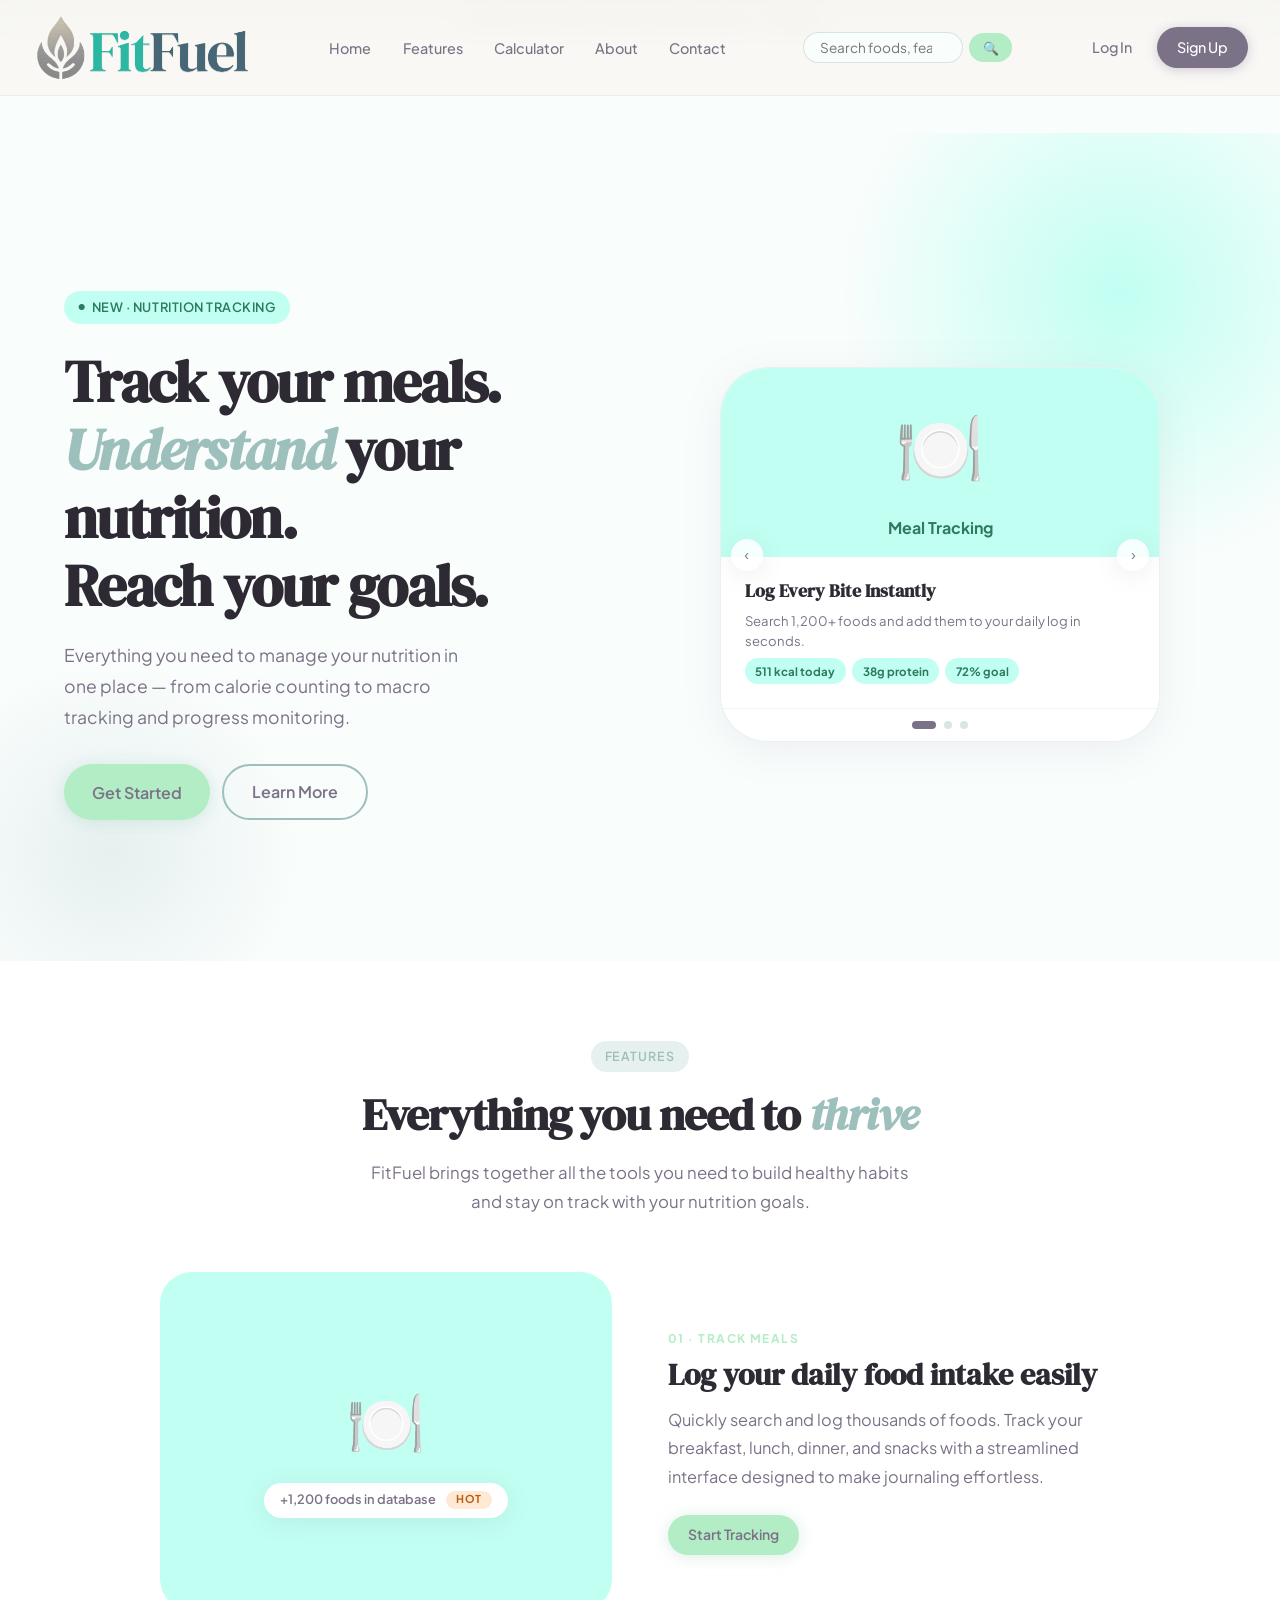
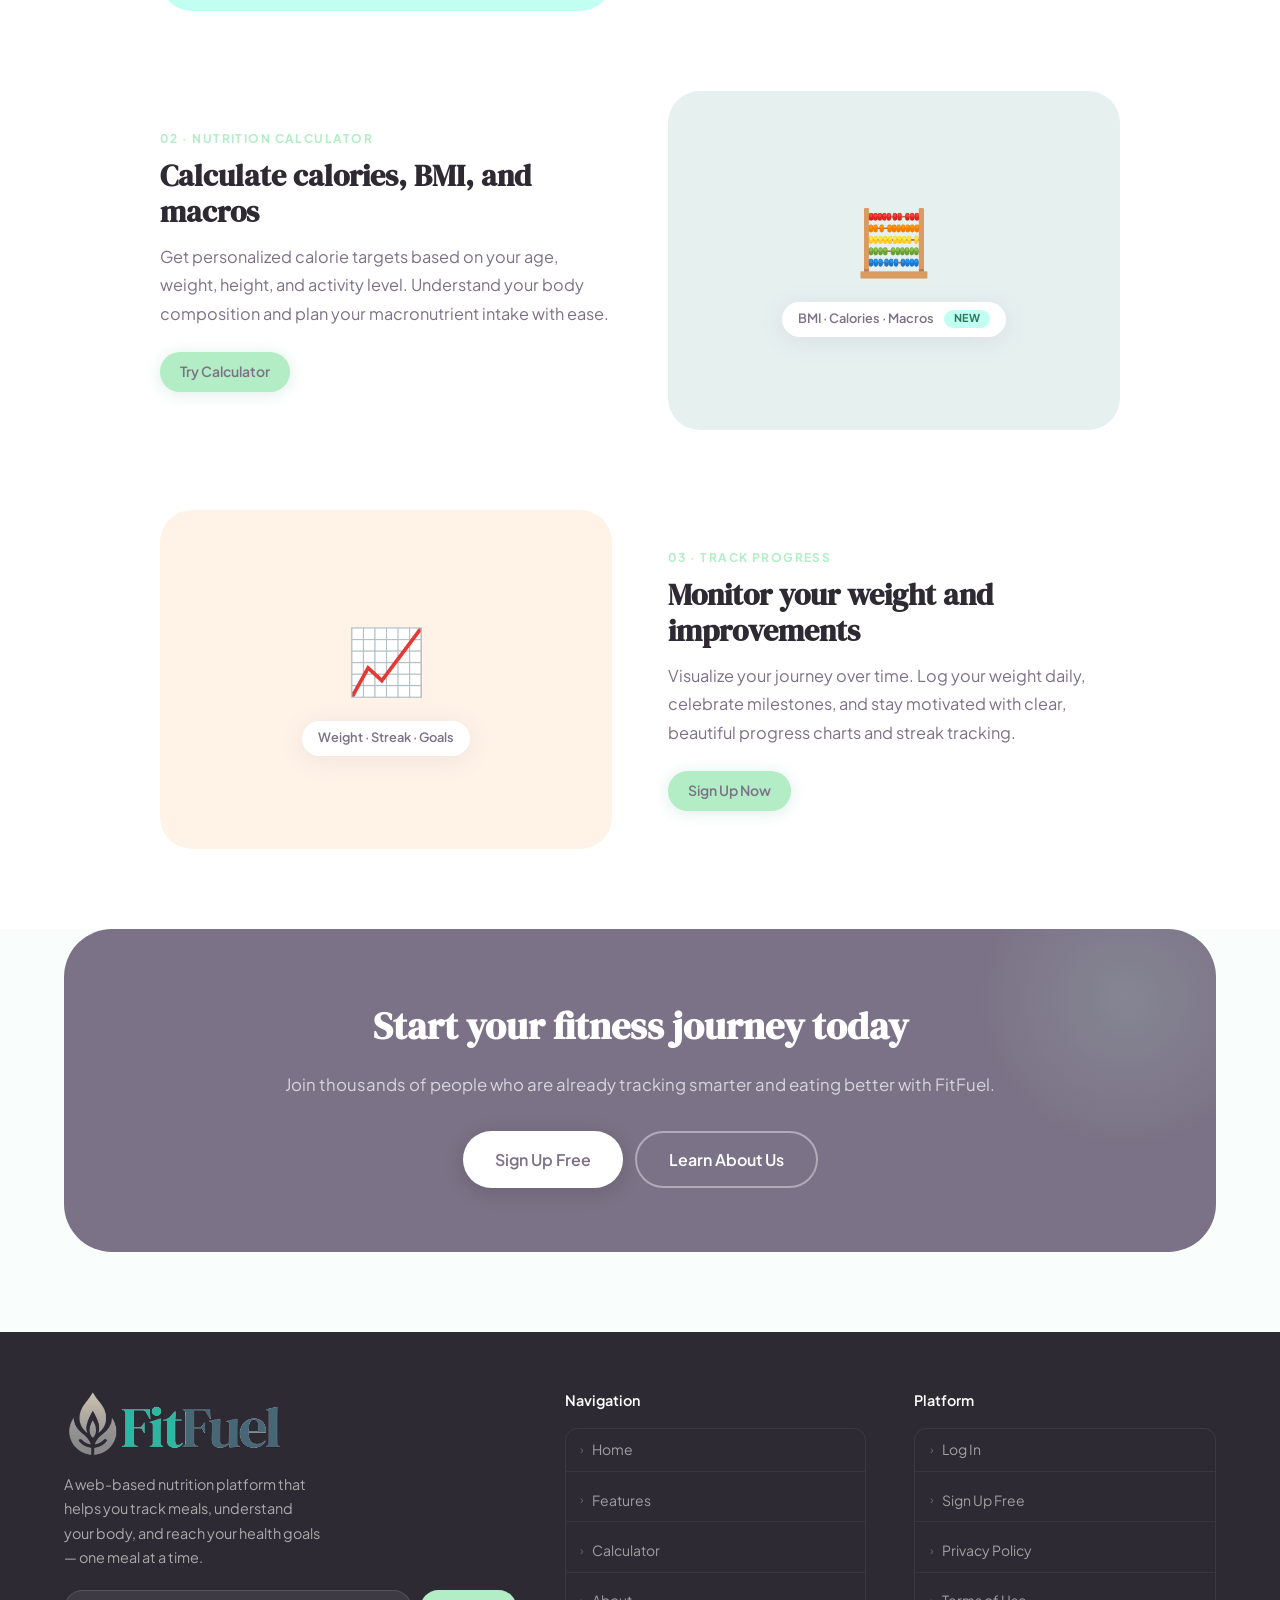
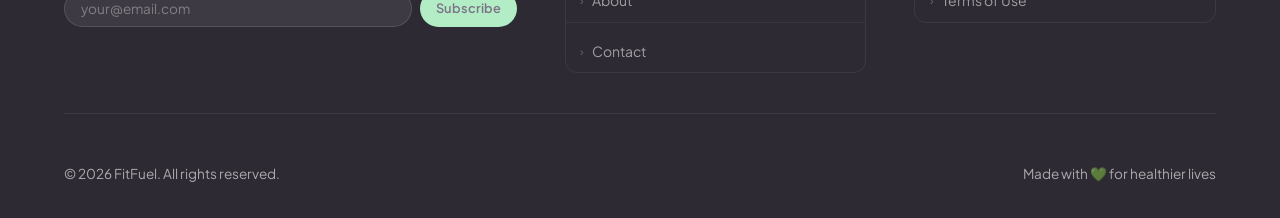
<file: index.html>
<!DOCTYPE html>
<html lang="en">
<head>
  <meta charset="UTF-8" />
  <meta name="viewport" content="width=device-width, initial-scale=1.0" />
  <title>FitFuel — Track your meals. Reach your goals.</title>
  <link rel="stylesheet" href="styles.css" />
  <link rel="manifest" href="manifest.json" />
  <link rel="icon" href="favicon.png" type="image/png" />
  <link rel="apple-touch-icon" href="favicon.png" />
  <meta name="theme-color" content="#4a3f5c" />
  <meta name="apple-mobile-web-app-capable" content="yes" />
  <meta name="apple-mobile-web-app-status-bar-style" content="default" />
  <meta name="apple-mobile-web-app-title" content="FitFuel" />
</head>
<body>

  <!-- ══ LOGIN MODAL ════════════════════════════════════════════ -->
  <div class="auth-modal" id="login-modal" role="dialog" aria-modal="true" aria-label="Log In">
    <div class="auth-modal-box">
      <button class="auth-modal-close" aria-label="Close" onclick="Auth.closeModal('login-modal')">&times;</button>
      <div class="auth-modal-logo"><img src="logo.png" alt="FitFuel" /></div>
      <h2>Welcome back</h2>
      <p class="auth-sub">Log in to access your dashboard &amp; data.</p>
      <div class="auth-error" id="login-error"></div>
      <form id="login-form" novalidate>
        <div class="form-group">
          <label for="login-email">Email</label>
          <input type="email" id="login-email" placeholder="you@email.com" required />
        </div>
        <div class="form-group">
          <label for="login-password">Password</label>
          <input type="password" id="login-password" placeholder="Enter your password" required />
        </div>
        <button type="submit" class="btn-auth">Log In</button>
      </form>
      <p class="auth-switch">No account? <a href="#" id="switch-to-signup">Sign up free</a></p>
    </div>
  </div>

  <!-- ══ SIGNUP MODAL ════════════════════════════════════════════ -->
  <div class="auth-modal" id="signup-modal" role="dialog" aria-modal="true" aria-label="Sign Up">
    <div class="auth-modal-box">
      <button class="auth-modal-close" aria-label="Close" onclick="Auth.closeModal('signup-modal')">&times;</button>
      <div class="auth-modal-logo"><img src="logo.png" alt="FitFuel" /></div>
      <h2>Create account</h2>
      <p class="auth-sub">Start tracking your nutrition for free.</p>
      <div class="auth-error" id="signup-error"></div>
      <form id="signup-form" novalidate>
        <div class="form-group">
          <label for="signup-name">Full Name</label>
          <input type="text" id="signup-name" placeholder="Your name" required />
        </div>
        <div class="form-group">
          <label for="signup-email">Email</label>
          <input type="email" id="signup-email" placeholder="you@email.com" required />
        </div>
        <div class="form-group">
          <label for="signup-password">Password</label>
          <input type="password" id="signup-password" placeholder="Choose a password" required minlength="6" />
        </div>
        <button type="submit" class="btn-auth">Create Account</button>
      </form>
      <p class="auth-switch">Already have an account? <a href="#" id="switch-to-login">Log in</a></p>
    </div>
  </div>

  <!-- ══ NEW: GET STARTED MODAL (Lab 2 — Modal + Floating Labels) ══ -->
  <div class="cta-modal" id="getstarted-modal" role="dialog" aria-modal="true" aria-label="Get Started">
    <div class="cta-modal-box">
      <button class="cta-modal-close" aria-label="Close" id="getstarted-close">&times;</button>
      <h2>Get Started Free 🚀</h2>
      <p class="cta-modal-sub">Tell us a little about yourself and we'll personalise your experience.</p>

      <form id="getstarted-form" novalidate>
        <!-- Floating Label: Name -->
        <div class="float-group">
          <input type="text" id="gs-name" placeholder=" " required />
          <label for="gs-name">Full Name</label>
        </div>
        <!-- Floating Label: Email -->
        <div class="float-group">
          <input type="email" id="gs-email" placeholder=" " required />
          <label for="gs-email">Email Address</label>
        </div>
        <!-- Floating Label: Goal (select) -->
        <div class="float-group">
          <select id="gs-goal" required>
            <option value="" disabled selected></option>
            <option value="lose">Lose Weight</option>
            <option value="maintain">Maintain Weight</option>
            <option value="gain">Build Muscle</option>
            <option value="health">Improve Overall Health</option>
          </select>
          <label for="gs-goal">My Primary Goal</label>
        </div>

        <div class="ff-tooltip-wrap" style="width:100%;">
          <button type="submit" class="btn-cta-submit">Create My Free Account →</button>
          <span class="ff-tooltip-bubble">No credit card required!</span>
        </div>
      </form>
    </div>
  </div>

  <!-- ══ STICKY NAVBAR ══════════════════════════════════════════ -->
  <nav class="navbar">
    <a href="index.html" class="nav-logo"><img src="logo.png" alt="FitFuel Logo" /></a>

    <ul class="nav-links">
      <li><a href="#top">Home</a></li>
      <li><a href="#features">Features</a></li>
      <li><a href="calculator.html">Calculator</a></li>
      <li><a href="about.html">About</a></li>
      <li><a href="#contact">Contact</a></li>
    </ul>

    <!-- Search field (hidden on mobile) -->
    <form class="nav-search-form" role="search" onsubmit="return false;">
      <input class="nav-search-input" type="search" placeholder="Search foods, features…" aria-label="Search" />
      <button class="nav-search-btn" type="submit">🔍</button>
    </form>

    <div class="nav-actions">
      <a href="#" class="btn btn-ghost" id="open-login-btn">Log In</a>
      <a href="#" class="btn btn-primary" id="open-signup-btn">Sign Up</a>
    </div>

    <button class="hamburger" id="hamburger" aria-label="Toggle menu">
      <span></span><span></span><span></span>
    </button>
  </nav>

  <!-- Mobile menu -->
  <div class="mobile-menu" id="mobile-menu">
    <div class="mobile-menu-inner">
      <form class="mobile-search" role="search" onsubmit="return false;">
        <input class="mobile-search-input" type="search" placeholder="Search…" aria-label="Search" />
        <button class="mobile-search-btn" type="submit">🔍</button>
      </form>
      <ul class="mobile-links">
        <li><a href="#top">Home</a></li>
        <li><a href="#features">Features</a></li>
        <li><a href="calculator.html">Calculator</a></li>
        <li><a href="about.html">About</a></li>
        <li><a href="#contact">Contact</a></li>
        <li><a href="dashboard.html" class="mobile-dash-link" id="mobile-dash-link" style="display:none;">Dashboard</a></li>
      </ul>
      <div class="mobile-actions">
        <a href="#" class="btn btn-ghost" id="mobile-login-btn">Log In</a>
        <a href="#" class="btn btn-primary" id="mobile-signup-btn">Sign Up</a>
      </div>
    </div>
  </div>

  <!-- ══ NEW: PROFILE COMPLETION PROGRESS BAR (Lab 2) ═══════════ -->
  <div class="profile-progress-strip">
    <div class="profile-progress-bar-track">
      <div class="profile-progress-bar-fill" id="profile-prog-fill" style="width:0%"></div>
    </div>
    <p class="profile-progress-strip-label" id="profile-prog-label">
      Complete your profile to get personalised targets — <strong>0% done</strong>
    </p>
  </div>

  <main class="page-content" id="top">

    <!-- ══ HERO ═══════════════════════════════════════════════════ -->
    <section class="hero">
      <div class="hero-text">
        <div class="hero-badge">New · Nutrition Tracking</div>
        <h1>Track your meals.<br><em>Understand</em> your nutrition.<br>Reach your goals.</h1>
        <p>Everything you need to manage your nutrition in one place — from calorie counting to macro tracking and progress monitoring.</p>
        <div class="hero-actions">
          <!-- CTA triggers Get Started modal -->
          <button class="btn btn-mint" id="open-getstarted-btn">Get Started</button>
          <a href="#features" class="btn btn-outline">Learn More</a>
        </div>
      </div>

      <!-- NEW: CROSSFADE CAROUSEL (Lab 2) replaces static hero card -->
      <div class="hero-image">
        <div class="hero-carousel" id="heroCarousel" aria-label="Feature highlights">

          <div class="hero-carousel-slides">

            <!-- Slide 1: Meal Tracking -->
            <div class="hero-slide active" role="group" aria-label="Slide 1">
              <div class="hero-slide-bg" style="background:var(--mint-light);">
                <span>🍽️</span>
                <span style="font-size:1rem;font-weight:700;color:#2d7a5f;">Meal Tracking</span>
              </div>
              <div class="hero-slide-caption">
                <h4>Log Every Bite Instantly</h4>
                <p>Search 1,200+ foods and add them to your daily log in seconds.</p>
                <div class="hero-slide-stat">
                  <span>511 kcal today</span>
                  <span>38g protein</span>
                  <span>72% goal</span>
                </div>
              </div>
            </div>

            <!-- Slide 2: Nutrition Calculator -->
            <div class="hero-slide" role="group" aria-label="Slide 2">
              <div class="hero-slide-bg" style="background:var(--purple-light);">
                <span>🧮</span>
                <span style="font-size:1rem;font-weight:700;color:var(--purple-dark);">Nutrition Calculator</span>
              </div>
              <div class="hero-slide-caption">
                <h4>Know Your Numbers</h4>
                <p>Get personalised TDEE, BMI, and macros based on your unique stats.</p>
                <div class="hero-slide-stat">
                  <span>2,180 kcal TDEE</span>
                  <span>BMI 22.4</span>
                </div>
              </div>
            </div>

            <!-- Slide 3: Progress Tracker -->
            <div class="hero-slide" role="group" aria-label="Slide 3">
              <div class="hero-slide-bg" style="background:#fff3e8;">
                <span>📈</span>
                <span style="font-size:1rem;font-weight:700;color:#c05a10;">Progress Tracker</span>
              </div>
              <div class="hero-slide-caption">
                <h4>Watch Yourself Improve</h4>
                <p>Visualise your weight trend and calorie intake over the past week.</p>
                <div class="hero-slide-stat">
                  <span>7-day streak 🔥</span>
                  <span>−1.2 kg this month</span>
                </div>
              </div>
            </div>

          </div><!-- /slides -->

          <!-- Prev/Next -->
          <button class="hero-carousel-prev" id="carouselPrev" aria-label="Previous slide">‹</button>
          <button class="hero-carousel-next" id="carouselNext" aria-label="Next slide">›</button>

          <!-- Dot indicators -->
          <div class="hero-carousel-dots" role="tablist" aria-label="Carousel navigation">
            <button class="hero-carousel-dot active" data-slide="0" aria-label="Go to slide 1"></button>
            <button class="hero-carousel-dot" data-slide="1" aria-label="Go to slide 2"></button>
            <button class="hero-carousel-dot" data-slide="2" aria-label="Go to slide 3"></button>
          </div>

        </div>
      </div>
    </section>

    <!-- ══ FEATURES ════════════════════════════════════════════════ -->
    <section class="section" id="features">
      <div class="section-center fade-in">
        <span class="section-tag">Features</span>
        <h2 class="section-title">Everything you need to <em>thrive</em></h2>
        <p class="section-sub">FitFuel brings together all the tools you need to build healthy habits and stay on track with your nutrition goals.</p>
      </div>

      <div class="feature-list">

        <!-- Feature 1 -->
        <div class="feature-item fade-in">
          <div class="feature-visual mint-bg">
            <div class="feature-visual-inner">
              <span class="feature-icon-main">🍽️</span>
              <!-- NEW: Badge (Lab 2) -->
              <span class="feature-chip">
                +1,200 foods in database
                <span class="ff-badge ff-badge-hot">Hot</span>
              </span>
            </div>
          </div>
          <div class="feature-text">
            <span class="feature-number">01 · Track Meals</span>
            <h3>Log your daily food intake easily</h3>
            <p>Quickly search and log thousands of foods. Track your breakfast, lunch, dinner, and snacks with a streamlined interface designed to make journaling effortless.</p>
            <a href="#" class="btn btn-mint btn-sm">Start Tracking</a>
          </div>
        </div>

        <!-- Feature 2 -->
        <div class="feature-item reverse fade-in">
          <div class="feature-visual purple-bg">
            <div class="feature-visual-inner">
              <span class="feature-icon-main">🧮</span>
              <!-- NEW: Badge (Lab 2) -->
              <span class="feature-chip">
                BMI · Calories · Macros
                <span class="ff-badge ff-badge-new">New</span>
              </span>
            </div>
          </div>
          <div class="feature-text">
            <span class="feature-number">02 · Nutrition Calculator</span>
            <h3>Calculate calories, BMI, and macros</h3>
            <p>Get personalized calorie targets based on your age, weight, height, and activity level. Understand your body composition and plan your macronutrient intake with ease.</p>
            <a href="calculator.html" class="btn btn-mint btn-sm">Try Calculator</a>
          </div>
        </div>

        <!-- Feature 3 -->
        <div class="feature-item fade-in">
          <div class="feature-visual peach-bg">
            <div class="feature-visual-inner">
              <span class="feature-icon-main">📈</span>
              <span class="feature-chip">Weight · Streak · Goals</span>
            </div>
          </div>
          <div class="feature-text">
            <span class="feature-number">03 · Track Progress</span>
            <h3>Monitor your weight and improvements</h3>
            <p>Visualize your journey over time. Log your weight daily, celebrate milestones, and stay motivated with clear, beautiful progress charts and streak tracking.</p>
            <!-- NEW: Tooltip on button (Lab 2) -->
            <div class="ff-tooltip-wrap">
              <a href="#" class="btn btn-mint btn-sm" id="open-signup-btn2">Sign Up Now</a>
              <span class="ff-tooltip-bubble">Free — no credit card needed</span>
            </div>
          </div>
        </div>

      </div>
    </section>

    <!-- ══ CTA ═════════════════════════════════════════════════════ -->
    <div class="cta-section fade-in" id="contact">
      <h2>Start your fitness journey today</h2>
      <p>Join thousands of people who are already tracking smarter and eating better with FitFuel.</p>
      <div class="cta-actions">
        <button class="btn btn-white" id="open-getstarted-btn2">Sign Up Free</button>
        <a href="about.html" class="btn btn-outline-white">Learn About Us</a>
      </div>
    </div>

  </main>

  <!-- ══ FOOTER ══════════════════════════════════════════════════ -->
  <footer>
    <div class="footer-top">
      <div class="footer-brand">
        <a href="index.html" class="nav-logo"><img src="logo.png" alt="FitFuel Logo" /></a>
        <p>A web-based nutrition platform that helps you track meals, understand your body, and reach your health goals — one meal at a time.</p>
        <div class="footer-email" style="margin-top:1.25rem;">
          <input type="email" placeholder="your@email.com" />
          <!-- NEW: Tooltip on Subscribe (Lab 2) -->
          <div class="ff-tooltip-wrap">
            <button class="btn-mint-sm">Subscribe</button>
            <span class="ff-tooltip-bubble">Get weekly nutrition tips!</span>
          </div>
        </div>
      </div>

      <!-- NEW: Footer List Group for Navigation (Lab 2) -->
      <div class="footer-col">
        <h4>Navigation</h4>
        <ul class="footer-link-group">
          <li><a href="index.html"><span class="flg-icon">›</span> Home</a></li>
          <li><a href="#features"><span class="flg-icon">›</span> Features</a></li>
          <li><a href="calculator.html"><span class="flg-icon">›</span> Calculator</a></li>
          <li><a href="about.html"><span class="flg-icon">›</span> About</a></li>
          <li><a href="#contact"><span class="flg-icon">›</span> Contact</a></li>
        </ul>
      </div>

      <!-- NEW: Footer List Group for Platform links (Lab 2) -->
      <div class="footer-col">
        <h4>Platform</h4>
        <ul class="footer-link-group">
          <li><a href="#"><span class="flg-icon">›</span> Log In</a></li>
          <li><a href="#"><span class="flg-icon">›</span> Sign Up Free</a></li>
          <li><a href="#"><span class="flg-icon">›</span> Privacy Policy</a></li>
          <li><a href="#"><span class="flg-icon">›</span> Terms of Use</a></li>
        </ul>
      </div>
    </div>
    <div class="footer-bottom">
      <span>© 2026 FitFuel. All rights reserved.</span>
      <span>Made with 💚 for healthier lives</span>
    </div>
  </footer>

  <script src="auth.js"></script>
  <script>
    /* ── Intersection observer for fade-in ────────────────── */
    const observer = new IntersectionObserver((entries) => {
      entries.forEach(e => { if (e.isIntersecting) { e.target.classList.add('visible'); } });
    }, { threshold: 0.12 });
    document.querySelectorAll('.fade-in').forEach(el => observer.observe(el));

    /* ── Show login modal if redirected with ?auth=required ── */
    if (new URLSearchParams(location.search).get('auth') === 'required') {
      setTimeout(() => Auth.openModal('login-modal'), 300);
    }

    /* ── Sign-up shortcut from feature section ─────────────── */
    const signupBtn2 = document.getElementById('open-signup-btn2');
    if (signupBtn2) signupBtn2.addEventListener('click', e => { e.preventDefault(); Auth.openModal('signup-modal'); });

    /* ════════════════════════════════════════════════════════
       NEW: PROFILE COMPLETION PROGRESS BAR (Lab 2)
       Fills based on localStorage session data
    ════════════════════════════════════════════════════════ */
    (function updateProfileProgress() {
      const user = Auth.getUser();
      let pct = 0;
      if (user) pct += 40;                                      // logged in
      const hasGoal = !!localStorage.getItem('fitfuel_goal');
      if (hasGoal) pct += 20;
      const hasWeight = !!localStorage.getItem('fitfuel_weight_log');
      if (hasWeight) pct += 20;
      const hasMeals = !!localStorage.getItem('fitfuel_cal_goal');
      if (hasMeals) pct += 20;

      document.getElementById('profile-prog-fill').style.width = pct + '%';
      document.getElementById('profile-prog-label').innerHTML =
        pct === 100
          ? '✅ Profile complete! You\'re all set.'
          : `Complete your profile to get personalised targets — <strong>${pct}% done</strong>`;
    })();

    /* ════════════════════════════════════════════════════════
       NEW: HERO CAROUSEL (Lab 2 — crossfade)
    ════════════════════════════════════════════════════════ */
    (function initCarousel() {
      const slides = document.querySelectorAll('.hero-slide');
      const dots   = document.querySelectorAll('.hero-carousel-dot');
      let current  = 0;
      let timer;

      function goTo(n) {
        slides[current].classList.remove('active');
        dots[current].classList.remove('active');
        current = (n + slides.length) % slides.length;
        slides[current].classList.add('active');
        dots[current].classList.add('active');
      }

      function next() { goTo(current + 1); }
      function prev() { goTo(current - 1); }

      function startAuto() { timer = setInterval(next, 4000); }
      function resetAuto()  { clearInterval(timer); startAuto(); }

      document.getElementById('carouselNext').addEventListener('click', () => { next(); resetAuto(); });
      document.getElementById('carouselPrev').addEventListener('click', () => { prev(); resetAuto(); });
      dots.forEach(dot => {
        dot.addEventListener('click', () => { goTo(parseInt(dot.dataset.slide)); resetAuto(); });
      });

      startAuto();
    })();

    /* ════════════════════════════════════════════════════════
       NEW: GET STARTED MODAL (Lab 2)
    ════════════════════════════════════════════════════════ */
    function openGetStarted() {
      document.getElementById('getstarted-modal').classList.add('active');
      document.body.style.overflow = 'hidden';
    }
    function closeGetStarted() {
      document.getElementById('getstarted-modal').classList.remove('active');
      document.body.style.overflow = '';
    }

    document.getElementById('open-getstarted-btn').addEventListener('click', openGetStarted);
    document.getElementById('open-getstarted-btn2').addEventListener('click', openGetStarted);
    document.getElementById('getstarted-close').addEventListener('click', closeGetStarted);
    document.getElementById('getstarted-modal').addEventListener('click', e => {
      if (e.target === document.getElementById('getstarted-modal')) closeGetStarted();
    });

    /* Floating label: mark select as has-value when an option is chosen */
    document.getElementById('gs-goal').addEventListener('change', function() {
      this.classList.toggle('has-value', this.value !== '');
    });

    /* Submit → hand off to the auth signup flow */
    document.getElementById('getstarted-form').addEventListener('submit', e => {
      e.preventDefault();
      const name  = document.getElementById('gs-name').value.trim();
      const email = document.getElementById('gs-email').value.trim();
      const goal  = document.getElementById('gs-goal').value;
      if (!name || !email || !goal) return;
      localStorage.setItem('fitfuel_goal', goal);
      closeGetStarted();
      /* Pre-fill signup modal and open it */
      document.getElementById('signup-name').value  = name;
      document.getElementById('signup-email').value = email;
      Auth.openModal('signup-modal');
    });
  </script>

  <script>
    if ('serviceWorker' in navigator) {
      window.addEventListener('load', () => {
        navigator.serviceWorker.register('/sw.js');
      });
    }
  </script>
</body>
</html>
</file>
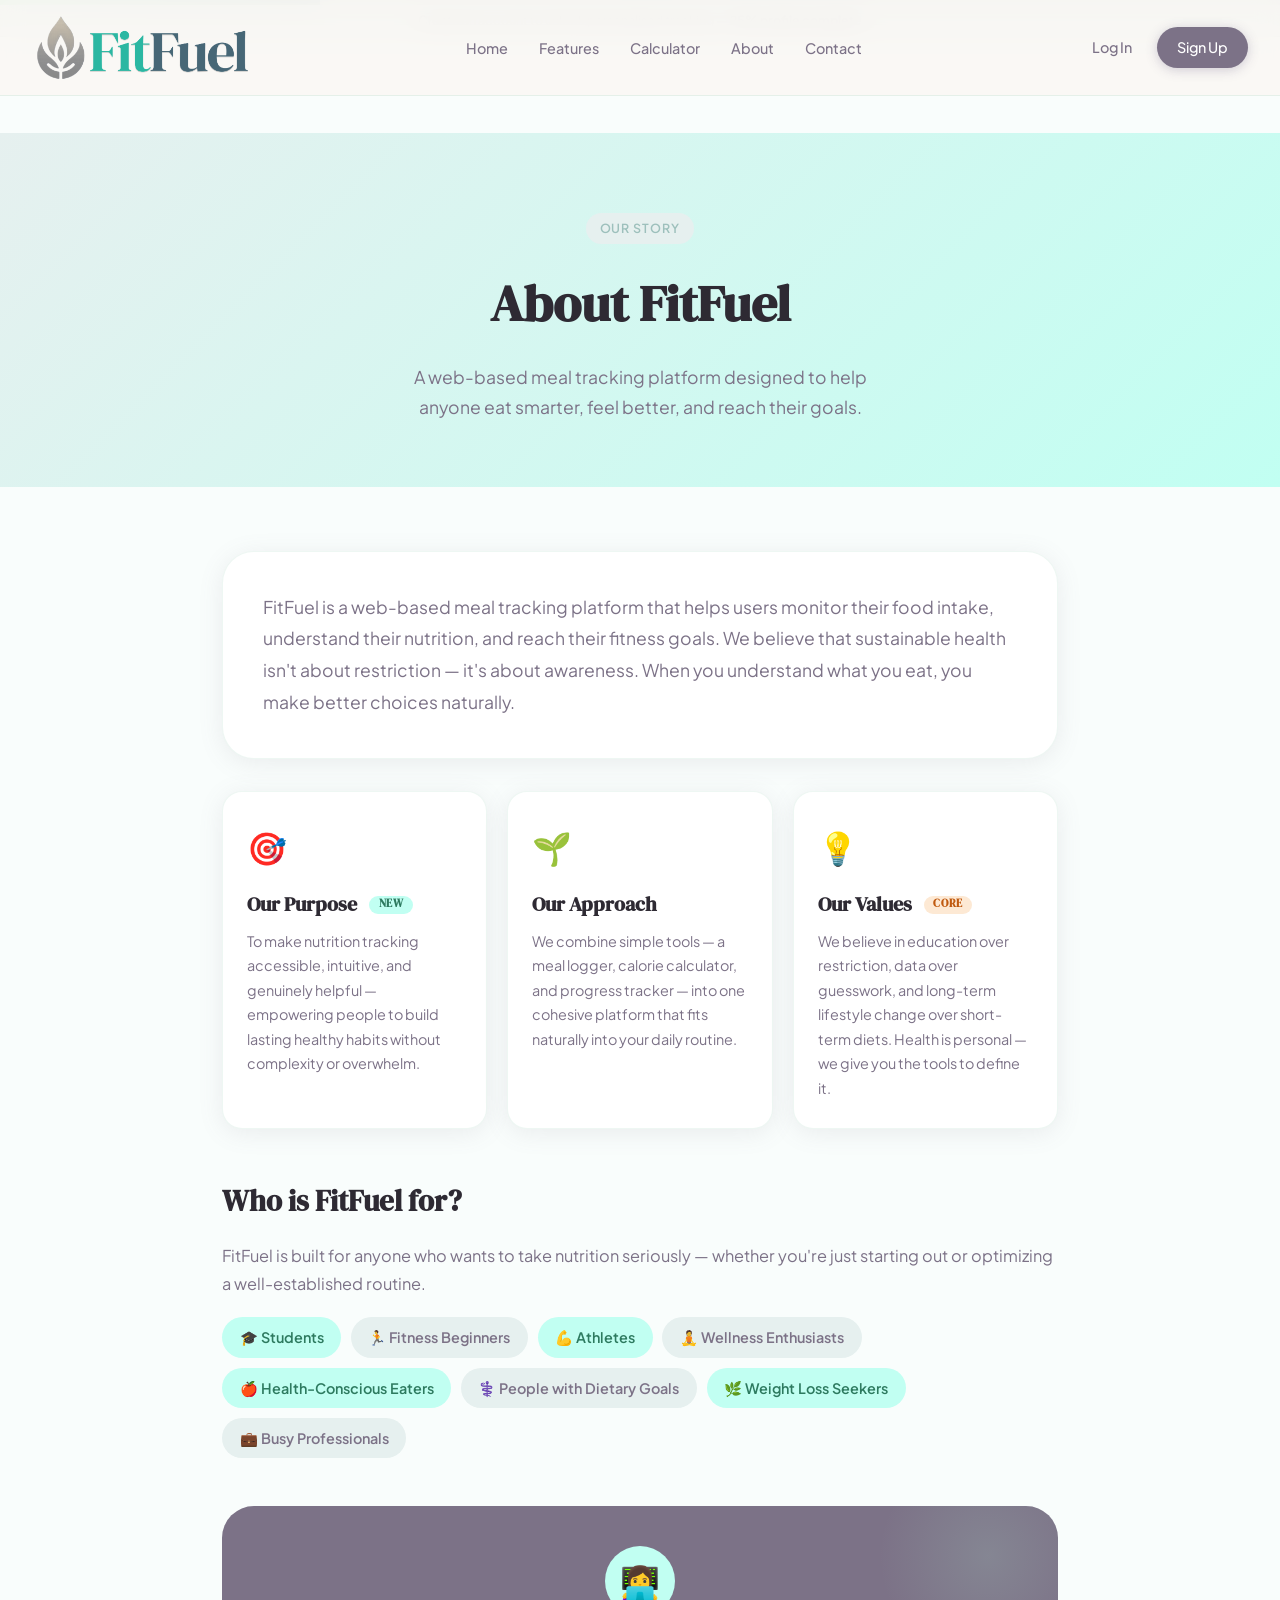
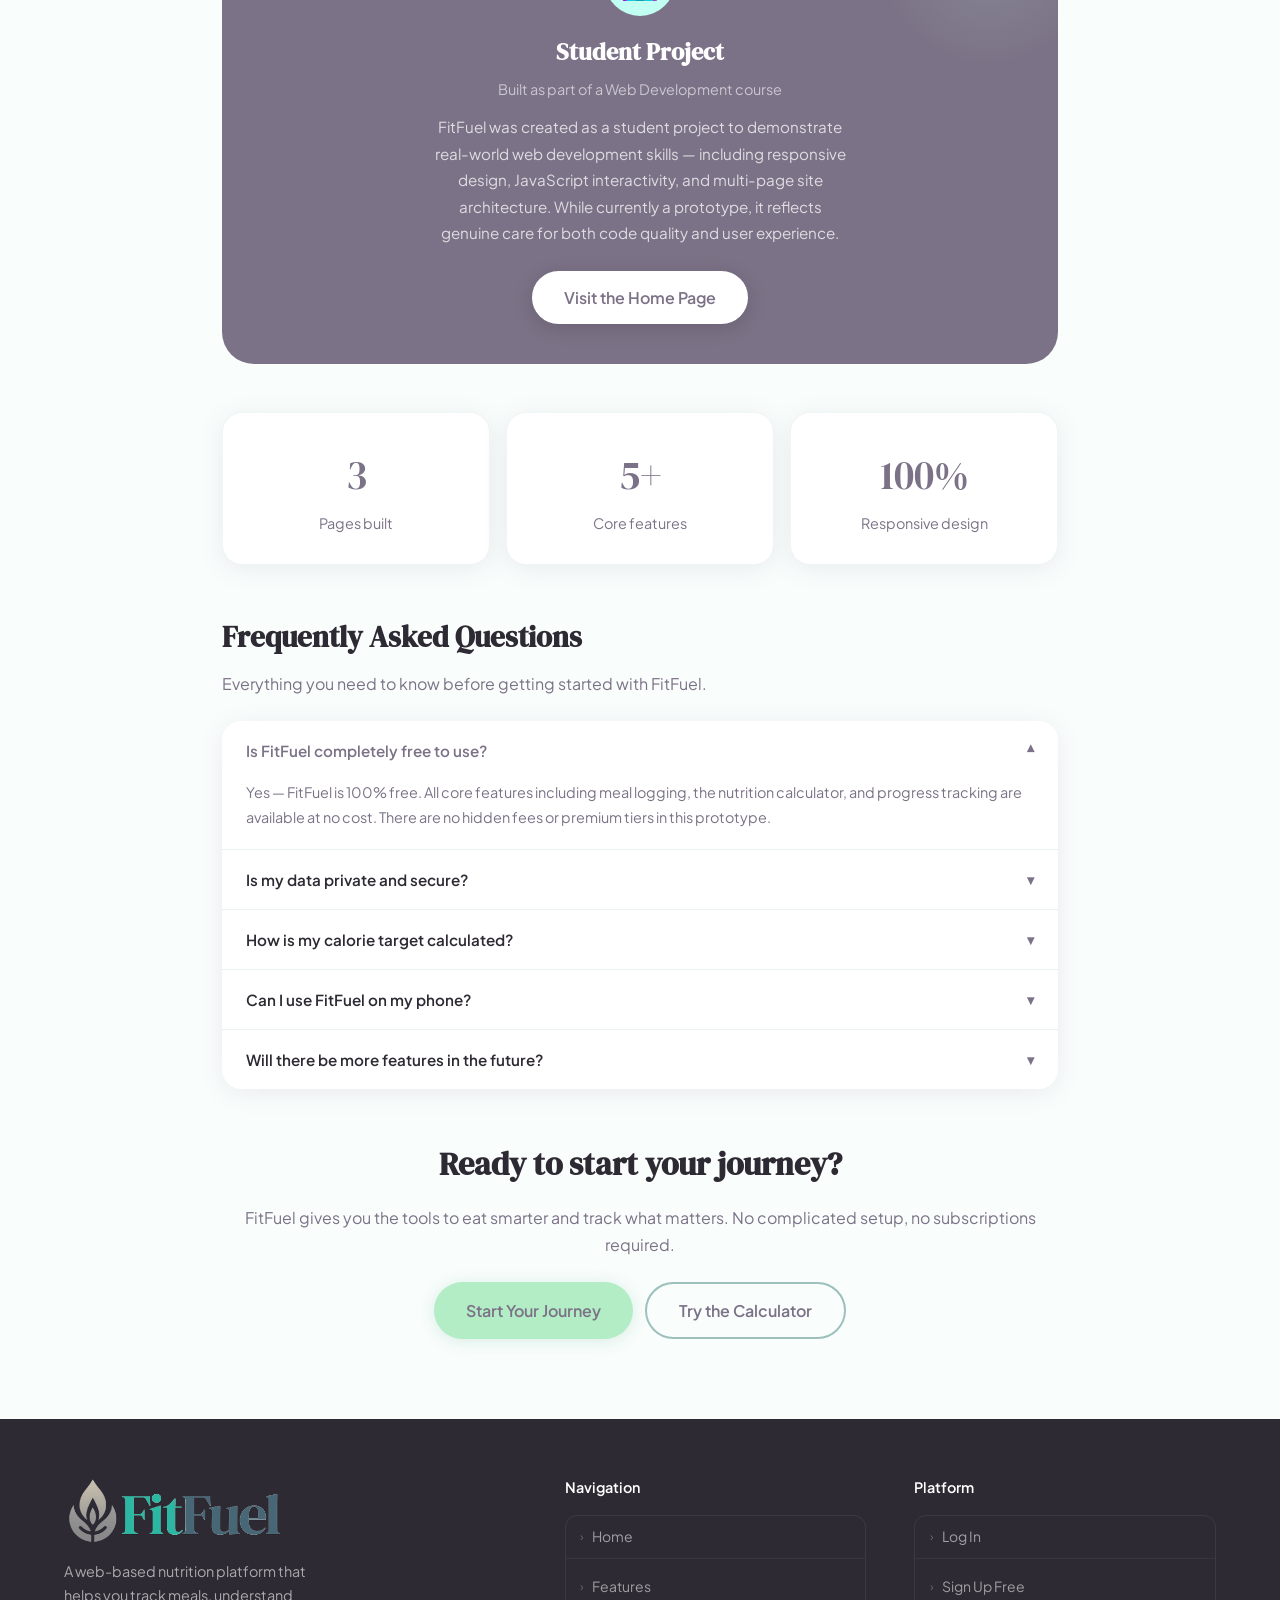
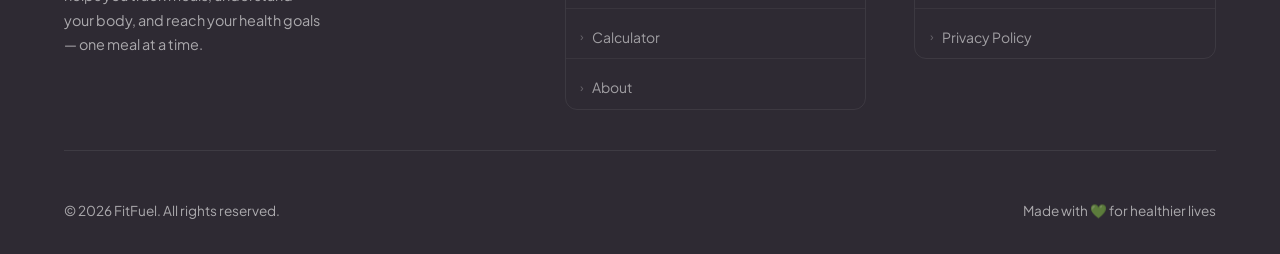
<file: about.html>
<!DOCTYPE html>
<html lang="en">
<head>
  <meta charset="UTF-8" />
  <meta name="viewport" content="width=device-width, initial-scale=1.0" />
  <title>About FitFuel</title>
  <link rel="stylesheet" href="styles.css" />
  <link rel="manifest" href="manifest.json" />
  <link rel="icon" href="favicon.png" type="image/png" />
  <link rel="apple-touch-icon" href="favicon.png" />
  <meta name="theme-color" content="#4a3f5c" />
  <meta name="apple-mobile-web-app-capable" content="yes" />
  <meta name="apple-mobile-web-app-status-bar-style" content="default" />
  <meta name="apple-mobile-web-app-title" content="FitFuel" />
</head>
<body>

  <!-- NAVBAR -->
  <nav class="navbar">
    <a href="index.html" class="nav-logo"><img src="logo.png" alt="FitFuel Logo" /></a>
    <ul class="nav-links">
      <li><a href="index.html">Home</a></li>
      <li><a href="index.html#features">Features</a></li>
      <li><a href="calculator.html">Calculator</a></li>
      <li><a href="about.html">About</a></li>
      <li><a href="index.html#contact">Contact</a></li>
    </ul>
    <div class="nav-actions">
      <a href="#" class="btn btn-ghost">Log In</a>
      <a href="#" class="btn btn-primary">Sign Up</a>
    </div>
    <button class="hamburger" id="hamburger" aria-label="Toggle menu">
      <span></span><span></span><span></span>
    </button>
  </nav>

  <!-- Mobile menu -->
  <div class="mobile-menu" id="mobile-menu">
    <div class="mobile-menu-inner">
      <ul class="mobile-links">
        <li><a href="index.html">Home</a></li>
        <li><a href="index.html#features">Features</a></li>
        <li><a href="calculator.html">Calculator</a></li>
        <li><a href="about.html">About</a></li>
        <li><a href="index.html#contact">Contact</a></li>
      </ul>
      <div class="mobile-actions">
        <a href="#" class="btn btn-ghost" id="mobile-login-btn">Log In</a>
        <a href="#" class="btn btn-primary" id="mobile-signup-btn">Sign Up</a>
      </div>
    </div>
  </div>

  <!-- NEW: PROFILE COMPLETION PROGRESS BAR (Lab 2) -->
  <div class="profile-progress-strip">
    <div class="profile-progress-bar-track">
      <div class="profile-progress-bar-fill" id="profile-prog-fill" style="width:25%"></div>
    </div>
    <p class="profile-progress-strip-label">
      Create an account to unlock personalised tracking — <strong>25% profile complete</strong>
    </p>
  </div>

  <main class="page-content">

    <!-- PAGE HERO -->
    <section class="page-hero fade-in">
      <span class="section-tag">Our Story</span>
      <h1>About FitFuel</h1>
      <p>A web-based meal tracking platform designed to help anyone eat smarter, feel better, and reach their goals.</p>
    </section>

    <div class="about-body">

      <!-- INTRO -->
      <div class="about-intro fade-in">
        FitFuel is a web-based meal tracking platform that helps users monitor their food intake, understand their nutrition, and reach their fitness goals. We believe that sustainable health isn't about restriction — it's about awareness. When you understand what you eat, you make better choices naturally.
      </div>

      <!-- PURPOSE CARDS — NEW: Badges on cards (Lab 2) -->
      <div class="about-grid fade-in">
        <div class="about-card">
          <span class="about-card-icon">🎯</span>
          <h3>Our Purpose <span class="ff-badge ff-badge-new">New</span></h3>
          <p>To make nutrition tracking accessible, intuitive, and genuinely helpful — empowering people to build lasting healthy habits without complexity or overwhelm.</p>
        </div>
        <div class="about-card">
          <span class="about-card-icon">🌱</span>
          <h3>Our Approach</h3>
          <p>We combine simple tools — a meal logger, calorie calculator, and progress tracker — into one cohesive platform that fits naturally into your daily routine.</p>
        </div>
        <div class="about-card">
          <span class="about-card-icon">💡</span>
          <h3>Our Values <span class="ff-badge ff-badge-hot">Core</span></h3>
          <p>We believe in education over restriction, data over guesswork, and long-term lifestyle change over short-term diets. Health is personal — we give you the tools to define it.</p>
        </div>
      </div>

      <!-- WHO IT'S FOR -->
      <div class="about-who fade-in">
        <h2>Who is FitFuel for?</h2>
        <p style="color:var(--text-muted);margin-bottom:1.25rem;font-size:1.02rem;">FitFuel is built for anyone who wants to take nutrition seriously — whether you're just starting out or optimizing a well-established routine.</p>
        <div class="audience-list">
          <span class="audience-tag">🎓 Students</span>
          <span class="audience-tag">🏃 Fitness Beginners</span>
          <span class="audience-tag">💪 Athletes</span>
          <span class="audience-tag">🧘 Wellness Enthusiasts</span>
          <span class="audience-tag">🍎 Health-Conscious Eaters</span>
          <span class="audience-tag">⚕️ People with Dietary Goals</span>
          <span class="audience-tag">🌿 Weight Loss Seekers</span>
          <span class="audience-tag">💼 Busy Professionals</span>
        </div>
      </div>

      <!-- DEVELOPER CARD -->
      <div class="dev-card fade-in">
        <div class="dev-avatar">👩‍💻</div>
        <h3>Student Project</h3>
        <p class="dev-role">Built as part of a Web Development course</p>
        <p>FitFuel was created as a student project to demonstrate real-world web development skills — including responsive design, JavaScript interactivity, and multi-page site architecture. While currently a prototype, it reflects genuine care for both code quality and user experience.</p>
        <a href="index.html" class="btn btn-white btn-sm">Visit the Home Page</a>
      </div>

      <!-- STATS ROW -->
      <div class="stats-grid fade-in">
        <div class="about-card" style="text-align:center;">
          <span style="font-family:var(--font-display);font-size:2.5rem;color:var(--purple-dark);display:block;">3</span>
          <span style="font-size:0.9rem;color:var(--text-muted);">Pages built</span>
        </div>
        <div class="about-card" style="text-align:center;">
          <span style="font-family:var(--font-display);font-size:2.5rem;color:var(--purple-dark);display:block;">5+</span>
          <span style="font-size:0.9rem;color:var(--text-muted);">Core features</span>
        </div>
        <div class="about-card" style="text-align:center;">
          <span style="font-family:var(--font-display);font-size:2.5rem;color:var(--purple-dark);display:block;">100%</span>
          <span style="font-size:0.9rem;color:var(--text-muted);">Responsive design</span>
        </div>
      </div>

      <!-- ══ NEW: FAQ ACCORDION (Lab 2 — flush, first open by default) ══ -->
      <div class="faq-section fade-in">
        <h2>Frequently Asked Questions</h2>
        <p>Everything you need to know before getting started with FitFuel.</p>

        <div class="faq-accordion" id="faqAccordion">

          <!-- Item 1 — open by default -->
          <div class="faq-item">
            <button class="faq-question" aria-expanded="true" aria-controls="faq-a1" id="faq-q1">
              Is FitFuel completely free to use?
              <span class="faq-chevron" aria-hidden="true">▾</span>
            </button>
            <div class="faq-answer open" id="faq-a1" aria-labelledby="faq-q1" role="region">
              <p>Yes — FitFuel is 100% free. All core features including meal logging, the nutrition calculator, and progress tracking are available at no cost. There are no hidden fees or premium tiers in this prototype.</p>
            </div>
          </div>

          <!-- Item 2 -->
          <div class="faq-item">
            <button class="faq-question" aria-expanded="false" aria-controls="faq-a2" id="faq-q2">
              Is my data private and secure?
              <span class="faq-chevron" aria-hidden="true">▾</span>
            </button>
            <div class="faq-answer" id="faq-a2" aria-labelledby="faq-q2" role="region">
              <p>All data is stored locally in your browser using localStorage — it never leaves your device. As a prototype, we do not have a backend server or database. Your meals, weight logs, and account info stay entirely on your machine.</p>
            </div>
          </div>

          <!-- Item 3 -->
          <div class="faq-item">
            <button class="faq-question" aria-expanded="false" aria-controls="faq-a3" id="faq-q3">
              How is my calorie target calculated?
              <span class="faq-chevron" aria-hidden="true">▾</span>
            </button>
            <div class="faq-answer" id="faq-a3" aria-labelledby="faq-q3" role="region">
              <p>We use the Mifflin-St Jeor equation — one of the most widely accepted formulas — to estimate your Basal Metabolic Rate (BMR). We then multiply it by your activity factor to get your Total Daily Energy Expenditure (TDEE). Macro splits default to 30% protein, 40% carbs, and 30% fat.</p>
            </div>
          </div>

          <!-- Item 4 -->
          <div class="faq-item">
            <button class="faq-question" aria-expanded="false" aria-controls="faq-a4" id="faq-q4">
              Can I use FitFuel on my phone?
              <span class="faq-chevron" aria-hidden="true">▾</span>
            </button>
            <div class="faq-answer" id="faq-a4" aria-labelledby="faq-q4" role="region">
              <p>Absolutely. FitFuel is built mobile-first and is fully responsive. Every page adapts seamlessly to phones, tablets, and desktops without any horizontal scrolling or layout breakage.</p>
            </div>
          </div>

          <!-- Item 5 -->
          <div class="faq-item">
            <button class="faq-question" aria-expanded="false" aria-controls="faq-a5" id="faq-q5">
              Will there be more features in the future?
              <span class="faq-chevron" aria-hidden="true">▾</span>
            </button>
            <div class="faq-answer" id="faq-a5" aria-labelledby="faq-q5" role="region">
              <p>FitFuel is a student project built for a Web Development course. Planned features for future iterations include barcode scanning, cloud sync, social goal sharing, and recipe macro calculators. Stay tuned!</p>
            </div>
          </div>

        </div><!-- /faq-accordion -->
      </div>

      <!-- CTA -->
      <div class="about-cta fade-in">
        <h2>Ready to start your journey?</h2>
        <p>FitFuel gives you the tools to eat smarter and track what matters. No complicated setup, no subscriptions required.</p>
        <div style="display:flex;gap:0.75rem;justify-content:center;flex-wrap:wrap;">
          <a href="index.html" class="btn btn-mint" style="font-size:1rem;padding:0.8rem 2rem;">Start Your Journey</a>
          <a href="calculator.html" class="btn btn-outline" style="font-size:1rem;padding:0.8rem 2rem;">Try the Calculator</a>
        </div>
      </div>

    </div>

  </main>

  <!-- FOOTER -->
  <footer>
    <div class="footer-top">
      <div class="footer-brand">
        <a href="index.html" class="nav-logo"><img src="logo.png" alt="FitFuel Logo" /></a>
        <p>A web-based nutrition platform that helps you track meals, understand your body, and reach your health goals — one meal at a time.</p>
      </div>

      <!-- NEW: Footer List Groups (Lab 2) -->
      <div class="footer-col">
        <h4>Navigation</h4>
        <ul class="footer-link-group">
          <li><a href="index.html"><span class="flg-icon">›</span> Home</a></li>
          <li><a href="index.html#features"><span class="flg-icon">›</span> Features</a></li>
          <li><a href="calculator.html"><span class="flg-icon">›</span> Calculator</a></li>
          <li><a href="about.html"><span class="flg-icon">›</span> About</a></li>
        </ul>
      </div>
      <div class="footer-col">
        <h4>Platform</h4>
        <ul class="footer-link-group">
          <li><a href="#"><span class="flg-icon">›</span> Log In</a></li>
          <li><a href="#"><span class="flg-icon">›</span> Sign Up Free</a></li>
          <li><a href="#"><span class="flg-icon">›</span> Privacy Policy</a></li>
        </ul>
      </div>
    </div>
    <div class="footer-bottom">
      <span>© 2026 FitFuel. All rights reserved.</span>
      <span>Made with 💚 for healthier lives</span>
    </div>
  </footer>

  <script src="auth.js"></script>
  <script>
    /* ── Fade-in observer ─────────────────────────────────────── */
    const observer = new IntersectionObserver((entries) => {
      entries.forEach(e => { if (e.isIntersecting) e.target.classList.add('visible'); });
    }, { threshold: 0.1 });
    document.querySelectorAll('.fade-in').forEach(el => observer.observe(el));

    /* ════════════════════════════════════════════════════════
       NEW: FAQ ACCORDION (Lab 2)
       Collapse-all-then-open pattern; first item starts open.
    ════════════════════════════════════════════════════════ */
    document.querySelectorAll('.faq-question').forEach(btn => {
      btn.addEventListener('click', () => {
        const isOpen  = btn.getAttribute('aria-expanded') === 'true';
        const answerId = btn.getAttribute('aria-controls');

        // Close all
        document.querySelectorAll('.faq-question').forEach(b => {
          b.setAttribute('aria-expanded', 'false');
          document.getElementById(b.getAttribute('aria-controls')).classList.remove('open');
        });

        // Open clicked (toggle)
        if (!isOpen) {
          btn.setAttribute('aria-expanded', 'true');
          document.getElementById(answerId).classList.add('open');
        }
      });
    });
  </script>

  <script>
    if ('serviceWorker' in navigator) {
      window.addEventListener('load', () => {
        navigator.serviceWorker.register('/sw.js');
      });
    }
  </script>
</body>
</html>
</file>
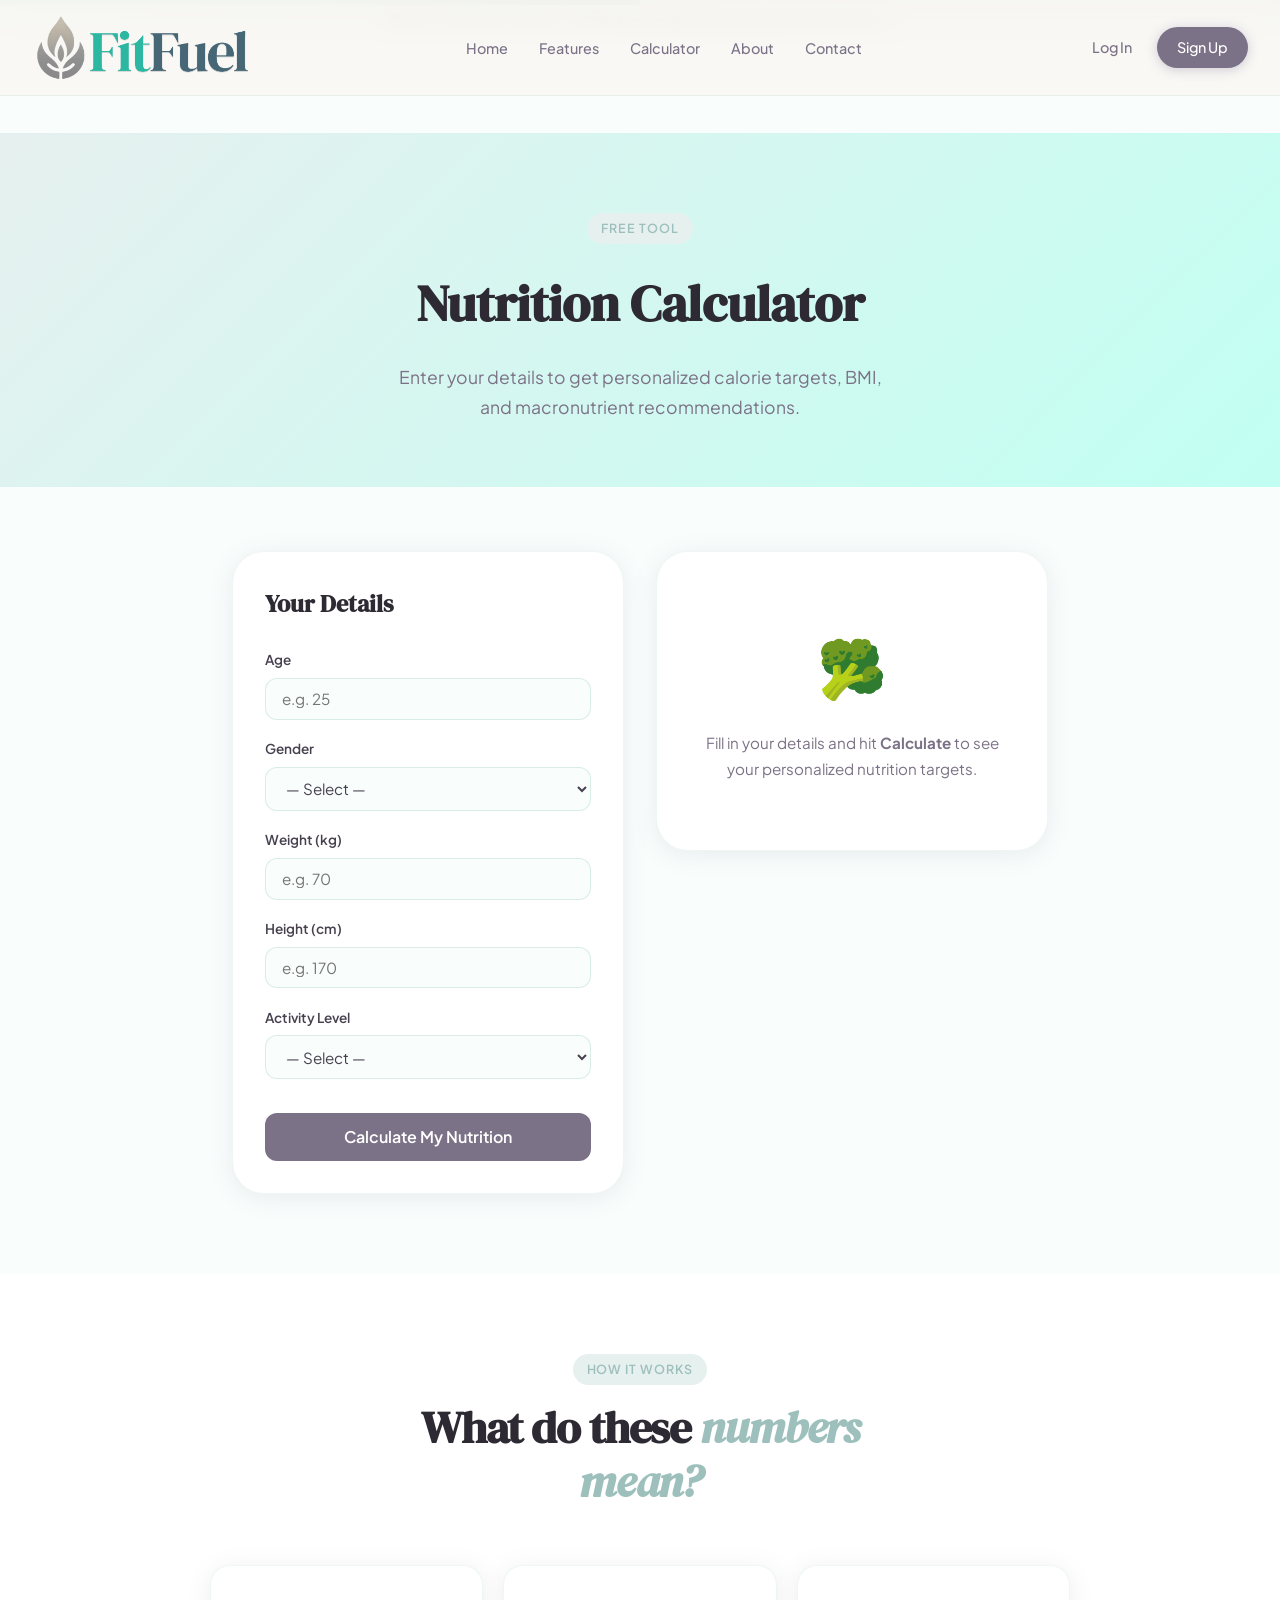
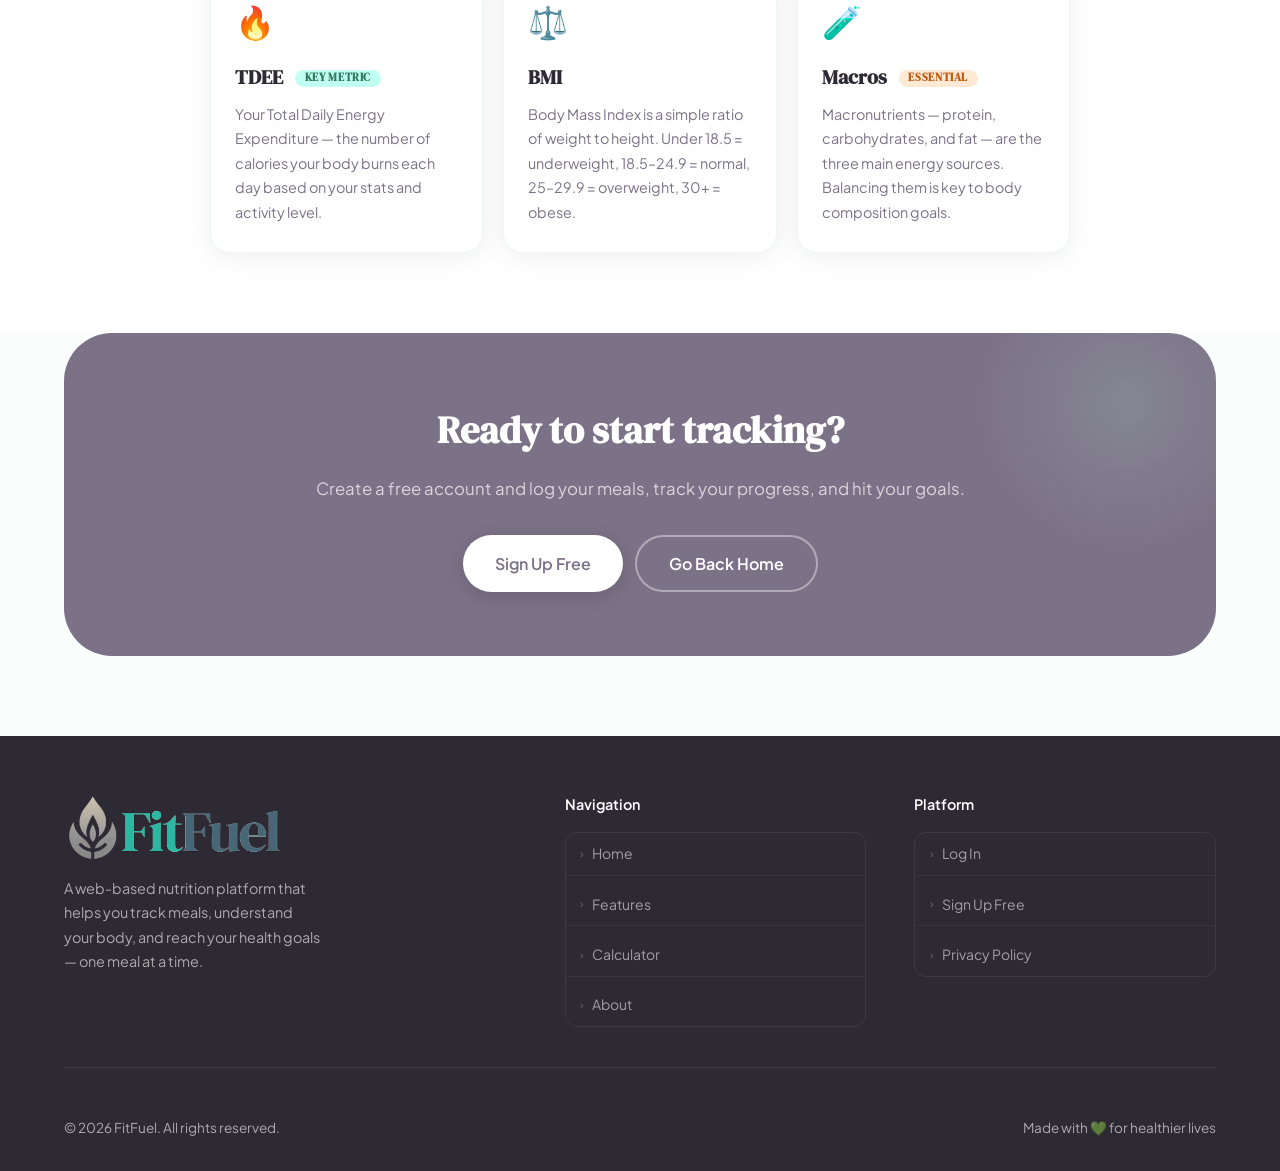
<file: calculator.html>
<!DOCTYPE html>
<html lang="en">
<head>
  <meta charset="UTF-8" />
  <meta name="viewport" content="width=device-width, initial-scale=1.0" />
  <title>Nutrition Calculator — FitFuel</title>
  <link rel="stylesheet" href="styles.css" />
  <link rel="manifest" href="manifest.json" />
  <link rel="icon" href="favicon.png" type="image/png" />
  <link rel="apple-touch-icon" href="favicon.png" />
  <meta name="theme-color" content="#4a3f5c" />
  <meta name="apple-mobile-web-app-capable" content="yes" />
  <meta name="apple-mobile-web-app-status-bar-style" content="default" />
  <meta name="apple-mobile-web-app-title" content="FitFuel" />
</head>
<body>

  <!-- NAVBAR -->
  <nav class="navbar">
    <a href="index.html" class="nav-logo"><img src="logo.png" alt="FitFuel Logo" /></a>
    <ul class="nav-links">
      <li><a href="index.html">Home</a></li>
      <li><a href="index.html#features">Features</a></li>
      <li><a href="calculator.html">Calculator</a></li>
      <li><a href="about.html">About</a></li>
      <li><a href="index.html#contact">Contact</a></li>
    </ul>
    <div class="nav-actions">
      <a href="#" class="btn btn-ghost">Log In</a>
      <a href="#" class="btn btn-primary">Sign Up</a>
    </div>
    <button class="hamburger" id="hamburger" aria-label="Toggle menu">
      <span></span><span></span><span></span>
    </button>
  </nav>

  <!-- Mobile menu -->
  <div class="mobile-menu" id="mobile-menu">
    <div class="mobile-menu-inner">
      <ul class="mobile-links">
        <li><a href="index.html">Home</a></li>
        <li><a href="index.html#features">Features</a></li>
        <li><a href="calculator.html">Calculator</a></li>
        <li><a href="about.html">About</a></li>
        <li><a href="index.html#contact">Contact</a></li>
      </ul>
      <div class="mobile-actions">
        <a href="#" class="btn btn-ghost" id="mobile-login-btn">Log In</a>
        <a href="#" class="btn btn-primary" id="mobile-signup-btn">Sign Up</a>
      </div>
    </div>
  </div>

  <!-- NEW: PROFILE COMPLETION PROGRESS BAR (Lab 2) -->
  <div class="profile-progress-strip">
    <div class="profile-progress-bar-track">
      <div class="profile-progress-bar-fill" style="width:50%"></div>
    </div>
    <p class="profile-progress-strip-label">
      🧮 You're using the calculator — <strong>50% of your profile is set up</strong>. <a href="index.html" style="color:var(--purple-dark);font-weight:600;text-decoration:none;">Sign up to save results →</a>
    </p>
  </div>

  <main class="page-content">

    <!-- PAGE HERO -->
    <section class="page-hero fade-in">
      <span class="section-tag">Free Tool</span>
      <h1>Nutrition Calculator</h1>
      <p>Enter your details to get personalized calorie targets, BMI, and macronutrient recommendations.</p>
    </section>

    <!-- CALCULATOR -->
    <section class="calc-section">

      <!-- FORM -->
      <div class="calc-form-card fade-in">
        <h2>Your Details</h2>

        <div class="form-group">
          <label for="age">Age</label>
          <input type="number" id="age" placeholder="e.g. 25" min="10" max="100" />
          <span class="error-msg" id="age-err">Please enter a valid age (10–100).</span>
        </div>

        <div class="form-group">
          <label for="gender">Gender</label>
          <select id="gender">
            <option value="">— Select —</option>
            <option value="male">Male</option>
            <option value="female">Female</option>
          </select>
          <span class="error-msg" id="gender-err">Please select a gender.</span>
        </div>

        <div class="form-group">
          <label for="weight">Weight (kg)</label>
          <input type="number" id="weight" placeholder="e.g. 70" min="20" max="300" step="0.1" />
          <span class="error-msg" id="weight-err">Please enter a valid weight (20–300 kg).</span>
        </div>

        <div class="form-group">
          <label for="height">Height (cm)</label>
          <input type="number" id="height" placeholder="e.g. 170" min="100" max="250" />
          <span class="error-msg" id="height-err">Please enter a valid height (100–250 cm).</span>
        </div>

        <div class="form-group">
          <label for="activity">Activity Level</label>
          <select id="activity">
            <option value="">— Select —</option>
            <option value="1.2">Sedentary (little or no exercise)</option>
            <option value="1.375">Light (1–3 days/week)</option>
            <option value="1.55">Moderate (3–5 days/week)</option>
            <option value="1.725">Active (6–7 days/week)</option>
            <option value="1.9">Very Active (hard daily exercise)</option>
          </select>
          <span class="error-msg" id="activity-err">Please select an activity level.</span>
        </div>

        <!-- NEW: Tooltip on Calculate button (Lab 2) -->
        <div class="ff-tooltip-wrap" style="width:100%;margin-top:0.5rem;">
          <button class="btn-calc" onclick="calculate()">Calculate My Nutrition</button>
          <span class="ff-tooltip-bubble">Uses the Mifflin-St Jeor equation</span>
        </div>
      </div>

      <!-- RESULTS AREA -->
      <div id="placeholder" class="results-placeholder fade-in">
        <div class="big-icon">🥦</div>
        <p>Fill in your details and hit <strong>Calculate</strong> to see your personalized nutrition targets.</p>
      </div>

      <div class="results-card" id="results">
        <h2>Your Results</h2>

        <div class="result-metric">
          <div class="metric-label">Daily Calorie Needs</div>
          <div class="metric-value" id="res-calories">—</div>
          <div class="metric-note" id="res-cal-note">Total daily energy expenditure (TDEE)</div>
        </div>

        <div class="result-metric">
          <div class="metric-label">BMI</div>
          <div class="metric-value" id="res-bmi">—</div>
          <div class="metric-note" id="res-bmi-cat">Body Mass Index</div>
        </div>

        <div style="margin-top:1.25rem;">
          <div class="metric-label" style="margin-bottom:0.6rem;">Macronutrients (per day)</div>
          <div class="macros-grid">
            <div class="macro-pill">
              <span class="macro-g" id="macro-p">—</span>
              <span class="macro-lbl">Protein (g)</span>
            </div>
            <div class="macro-pill">
              <span class="macro-g" id="macro-c">—</span>
              <span class="macro-lbl">Carbs (g)</span>
            </div>
            <div class="macro-pill">
              <span class="macro-g" id="macro-f">—</span>
              <span class="macro-lbl">Fat (g)</span>
            </div>
          </div>
        </div>

        <p style="font-size:0.78rem;color:var(--text-muted);margin-top:1.25rem;line-height:1.6;">
          * Estimates are based on the Mifflin-St Jeor equation. Macros assume 30% protein, 40% carbs, 30% fat. Consult a healthcare professional for personalized advice.
        </p>

        <button class="btn-calc" onclick="resetForm()" style="background:var(--mint);color:var(--purple-dark);margin-top:1rem;">
          Calculate Again
        </button>
      </div>

    </section>

    <!-- INFO CARDS — NEW: Badges (Lab 2) -->
    <section class="section" style="background:white;">
      <div class="section-center fade-in">
        <span class="section-tag">How It Works</span>
        <h2 class="section-title">What do these <em>numbers mean?</em></h2>
      </div>
      <div class="about-grid fade-in" style="max-width:860px;margin:0 auto;">
        <div class="about-card">
          <span class="about-card-icon">🔥</span>
          <h3>TDEE <span class="ff-badge ff-badge-new">Key Metric</span></h3>
          <p>Your Total Daily Energy Expenditure — the number of calories your body burns each day based on your stats and activity level.</p>
        </div>
        <div class="about-card">
          <span class="about-card-icon">⚖️</span>
          <h3>BMI</h3>
          <p>Body Mass Index is a simple ratio of weight to height. Under 18.5 = underweight, 18.5–24.9 = normal, 25–29.9 = overweight, 30+ = obese.</p>
        </div>
        <div class="about-card">
          <span class="about-card-icon">🧪</span>
          <h3>Macros <span class="ff-badge ff-badge-hot">Essential</span></h3>
          <p>Macronutrients — protein, carbohydrates, and fat — are the three main energy sources. Balancing them is key to body composition goals.</p>
        </div>
      </div>
    </section>

    <div class="cta-section fade-in" style="margin-bottom:5rem;">
      <h2>Ready to start tracking?</h2>
      <p>Create a free account and log your meals, track your progress, and hit your goals.</p>
      <div class="cta-actions">
        <a href="index.html" class="btn btn-white">Sign Up Free</a>
        <a href="index.html" class="btn btn-outline-white">Go Back Home</a>
      </div>
    </div>

  </main>

  <!-- FOOTER -->
  <footer>
    <div class="footer-top">
      <div class="footer-brand">
        <a href="index.html" class="nav-logo"><img src="logo.png" alt="FitFuel Logo" /></a>
        <p>A web-based nutrition platform that helps you track meals, understand your body, and reach your health goals — one meal at a time.</p>
      </div>

      <!-- NEW: Footer List Groups (Lab 2) -->
      <div class="footer-col">
        <h4>Navigation</h4>
        <ul class="footer-link-group">
          <li><a href="index.html"><span class="flg-icon">›</span> Home</a></li>
          <li><a href="index.html#features"><span class="flg-icon">›</span> Features</a></li>
          <li><a href="calculator.html"><span class="flg-icon">›</span> Calculator</a></li>
          <li><a href="about.html"><span class="flg-icon">›</span> About</a></li>
        </ul>
      </div>
      <div class="footer-col">
        <h4>Platform</h4>
        <ul class="footer-link-group">
          <li><a href="#"><span class="flg-icon">›</span> Log In</a></li>
          <li><a href="#"><span class="flg-icon">›</span> Sign Up Free</a></li>
          <li><a href="#"><span class="flg-icon">›</span> Privacy Policy</a></li>
        </ul>
      </div>
    </div>
    <div class="footer-bottom">
      <span>© 2026 FitFuel. All rights reserved.</span>
      <span>Made with 💚 for healthier lives</span>
    </div>
  </footer>

  <script src="auth.js"></script>
  <script>
    function showError(id, show) {
      document.getElementById(id).style.display = show ? 'block' : 'none';
    }

    function validate() {
      const age      = parseFloat(document.getElementById('age').value);
      const gender   = document.getElementById('gender').value;
      const weight   = parseFloat(document.getElementById('weight').value);
      const height   = parseFloat(document.getElementById('height').value);
      const activity = document.getElementById('activity').value;
      let valid = true;

      showError('age-err',      !age      || age < 10    || age > 100);
      if (!age || age < 10 || age > 100) valid = false;

      showError('gender-err',   !gender);
      if (!gender) valid = false;

      showError('weight-err',   !weight   || weight < 20  || weight > 300);
      if (!weight || weight < 20 || weight > 300) valid = false;

      showError('height-err',   !height   || height < 100 || height > 250);
      if (!height || height < 100 || height > 250) valid = false;

      showError('activity-err', !activity);
      if (!activity) valid = false;

      return valid;
    }

    function getBMICategory(bmi) {
      if (bmi < 18.5) return 'Underweight';
      if (bmi < 25)   return 'Normal weight';
      if (bmi < 30)   return 'Overweight';
      return 'Obese';
    }

    function calculate() {
      if (!validate()) return;

      const age      = parseFloat(document.getElementById('age').value);
      const gender   = document.getElementById('gender').value;
      const weight   = parseFloat(document.getElementById('weight').value);
      const height   = parseFloat(document.getElementById('height').value);
      const activity = parseFloat(document.getElementById('activity').value);

      // Mifflin-St Jeor BMR
      let bmr;
      if (gender === 'male') {
        bmr = 10 * weight + 6.25 * height - 5 * age + 5;
      } else {
        bmr = 10 * weight + 6.25 * height - 5 * age - 161;
      }

      const tdee = Math.round(bmr * activity);

      // BMI
      const heightM = height / 100;
      const bmi     = (weight / (heightM * heightM)).toFixed(1);
      const bmiCat  = getBMICategory(parseFloat(bmi));

      // Macros: 30% protein · 40% carbs · 30% fat
      const proteinG = Math.round((tdee * 0.30) / 4);
      const carbG    = Math.round((tdee * 0.40) / 4);
      const fatG     = Math.round((tdee * 0.30) / 9);

      document.getElementById('res-calories').textContent  = tdee.toLocaleString() + ' kcal';
      document.getElementById('res-cal-note').textContent  = 'Total daily energy expenditure (TDEE)';
      document.getElementById('res-bmi').textContent       = bmi;
      document.getElementById('res-bmi-cat').textContent   = 'BMI Category: ' + bmiCat;
      document.getElementById('macro-p').textContent       = proteinG;
      document.getElementById('macro-c').textContent       = carbG;
      document.getElementById('macro-f').textContent       = fatG;

      document.getElementById('placeholder').style.display = 'none';
      const res = document.getElementById('results');
      res.classList.add('visible');
      res.scrollIntoView({ behavior: 'smooth', block: 'nearest' });
    }

    function resetForm() {
      document.getElementById('results').classList.remove('visible');
      document.getElementById('placeholder').style.display = 'flex';
      ['age', 'gender', 'weight', 'height', 'activity'].forEach(id =>
        document.getElementById(id).value = '');
    }

    const observer = new IntersectionObserver((entries) => {
      entries.forEach(e => { if (e.isIntersecting) e.target.classList.add('visible'); });
    }, { threshold: 0.1 });
    document.querySelectorAll('.fade-in').forEach(el => observer.observe(el));
  </script>

  <script>
    if ('serviceWorker' in navigator) {
      window.addEventListener('load', () => {
        navigator.serviceWorker.register('/sw.js');
      });
    }
  </script>
</body>
</html>
</file>
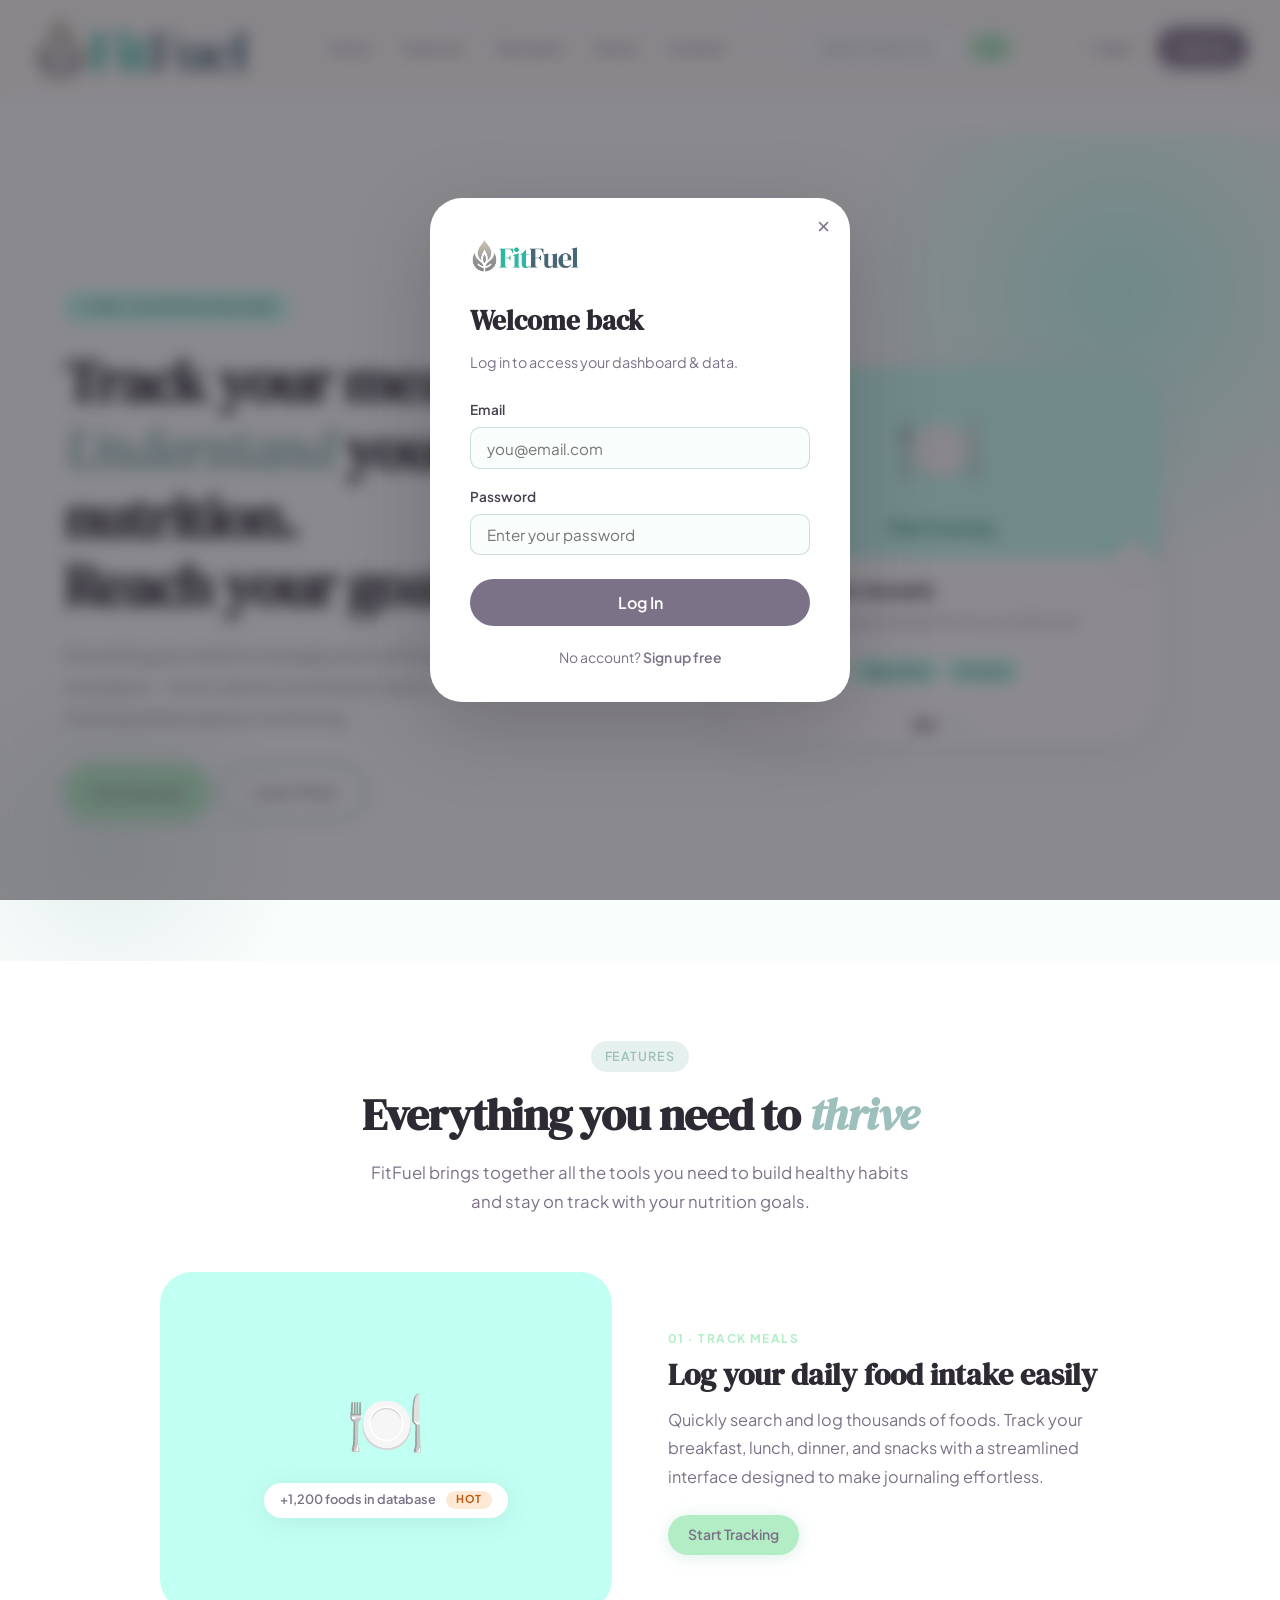
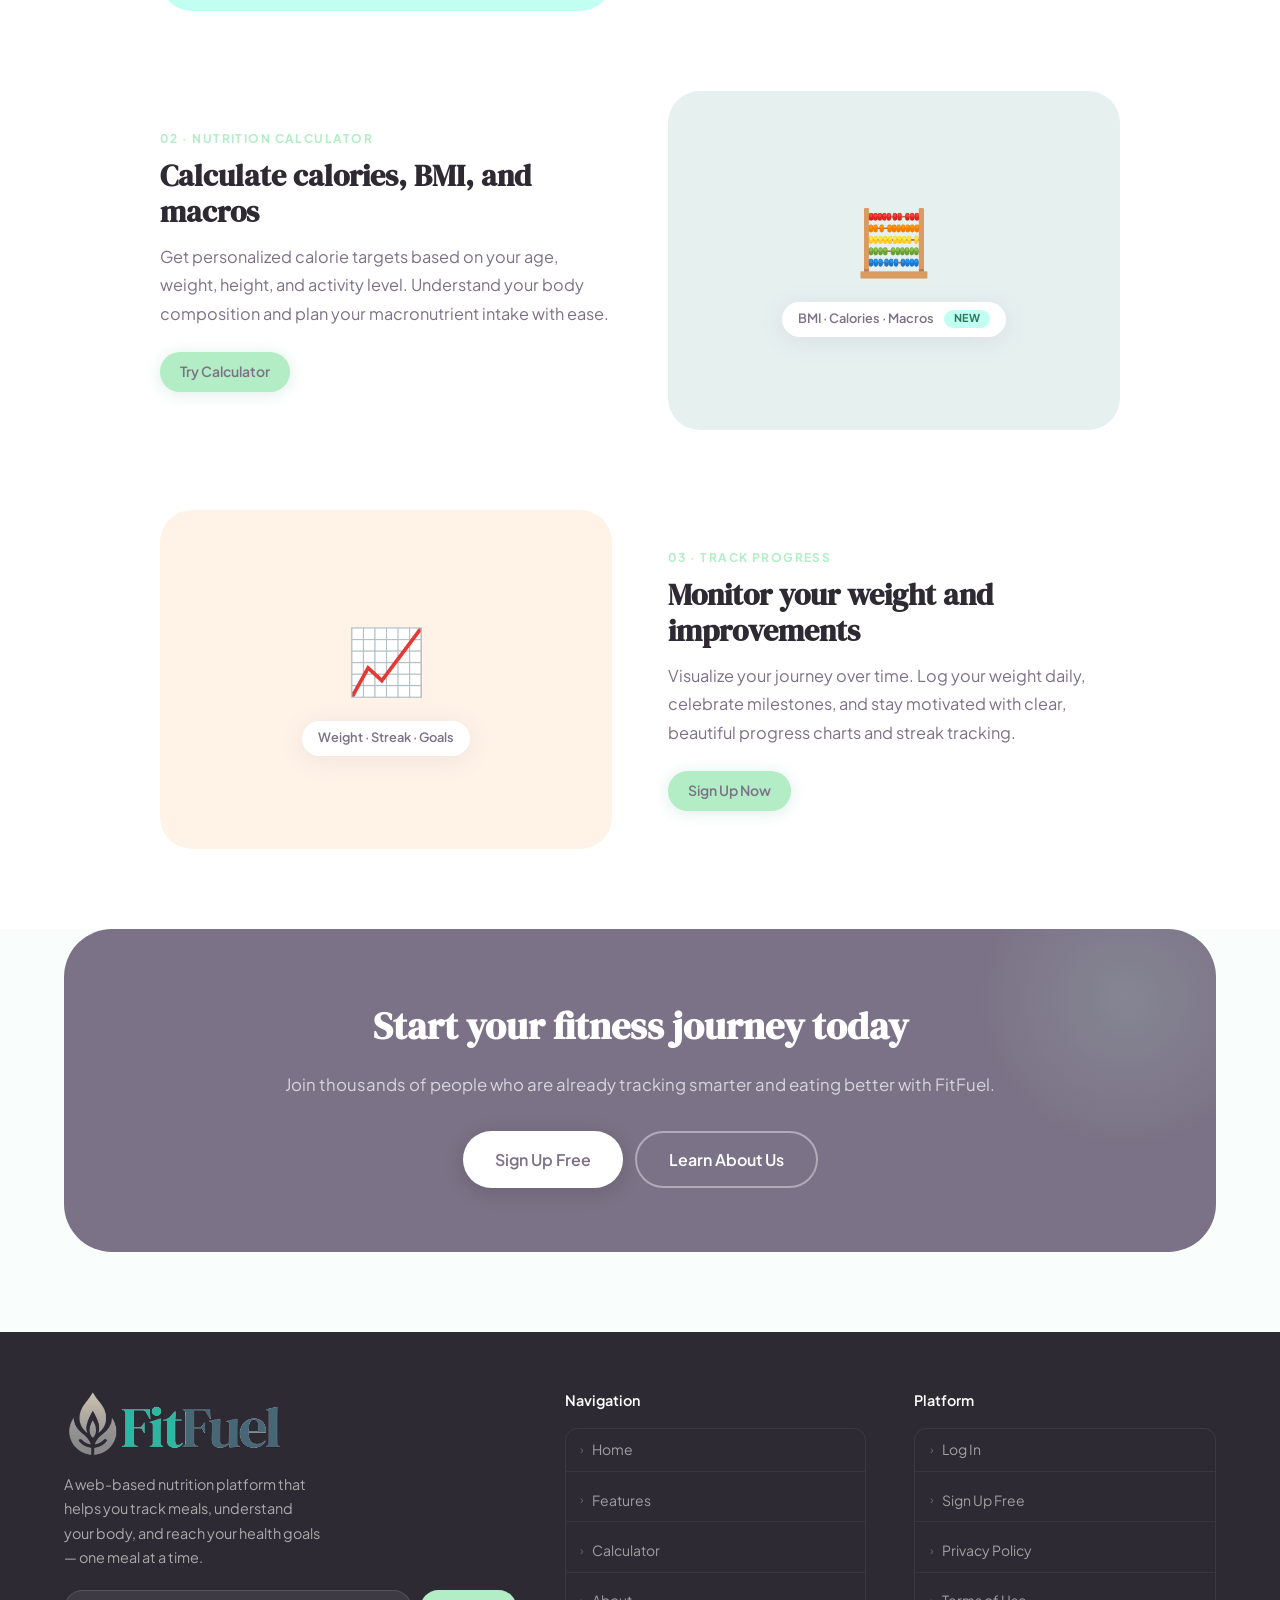
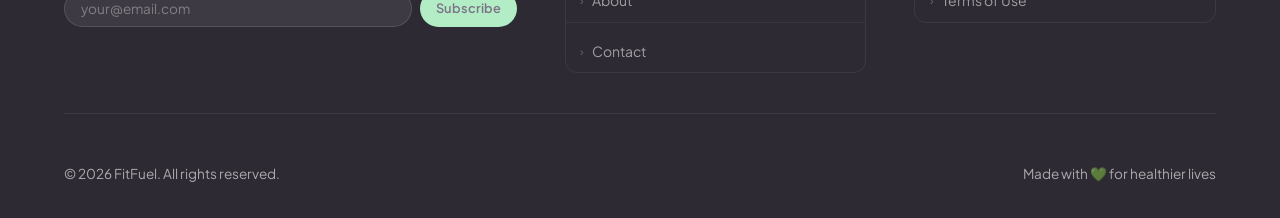
<file: dashboard.html>
<!DOCTYPE html>
<html lang="en">

<head>
  <meta charset="UTF-8" />
  <meta name="viewport" content="width=device-width, initial-scale=1.0" />
  <title>Dashboard — FitFuel</title>
  <meta name="description"
    content="Your personal FitFuel dashboard — track meals, macros, plan your week, and monitor your progress." />
  <link rel="stylesheet" href="styles.css" />
  <link rel="manifest" href="manifest.json" />
  <link rel="icon" href="favicon.png" type="image/png" />
  <link rel="apple-touch-icon" href="favicon.png" />
  <meta name="theme-color" content="#4a3f5c" />
  <meta name="apple-mobile-web-app-capable" content="yes" />
  <meta name="apple-mobile-web-app-status-bar-style" content="default" />
  <meta name="apple-mobile-web-app-title" content="FitFuel" />
</head>

<body>

    <nav class="navbar">
    <a href="index.html" class="nav-logo"><img src="logo.png" alt="FitFuel Logo" /></a>
    <ul class="nav-links">
      <li><a href="index.html">Home</a></li>
      <li><a href="index.html#features">Features</a></li>
      <li><a href="calculator.html">Calculator</a></li>
      <li><a href="about.html">About</a></li>
    </ul>
    <div class="nav-actions">
    </div>
    <button class="hamburger" id="hamburger" aria-label="Toggle menu">
      <span></span><span></span><span></span>
    </button>
  </nav>

  <!-- Mobile menu -->
  <div class="mobile-menu" id="mobile-menu">
    <div class="mobile-menu-inner">
      <ul class="mobile-links">
        <li><a href="index.html">Home</a></li>
        <li><a href="index.html#features">Features</a></li>
        <li><a href="calculator.html">Calculator</a></li>
        <li><a href="about.html">About</a></li>
      </ul>
      <div class="mobile-actions">
        <a href="index.html" class="btn btn-ghost" onclick="Auth.logout();">Log Out</a>
      </div>
    </div>
  </div>

  <div class="page-content">

    <div class="serving-overlay" id="serving-overlay">
      <div class="serving-box">
        <button class="serving-close" onclick="closeServingModal()">&times;</button>
        <div class="serving-header">
          <span class="serving-emoji" id="sm-emoji"></span>
          <div>
            <div class="serving-name" id="sm-name"></div>
            <div class="serving-base" id="sm-base"></div>
          </div>
        </div>

        <div class="serving-units" id="sm-units">
          <button class="sm-unit active" data-unit="servings">Servings</button>
          <button class="sm-unit" data-unit="g">Grams</button>
          <button class="sm-unit" data-unit="kg">Kilograms</button>
          <button class="sm-unit" data-unit="oz">Oz</button>
          <button class="sm-unit" data-unit="ml" id="sm-ml-btn">ml</button>
        </div>

        <div class="serving-amount-row">
          <label class="serving-amount-label" id="sm-amount-label">Number of servings</label>
          <input type="number" class="serving-amount-input" id="sm-amount" value="1" min="0.1" step="0.1"
            oninput="previewServing()" />
        </div>

        <div class="serving-preview">
          <span class="serving-preview-cal" id="sm-preview-cal">— kcal</span>
          <span class="serving-preview-macros" id="sm-preview-macros">P: —g &nbsp; C: —g &nbsp; F: —g</span>
        </div>

        <button class="btn-add-meal" style="width:100%;margin-top:0.75rem;border-radius:var(--radius-sm);"
          onclick="logServing()">Add to Today's Log</button>
      </div>
    </div>

    <div class="dash-layout">

      <aside class="dash-sidebar">
        <div class="dash-sidebar-user">
          <div class="dash-sidebar-avatar" id="sidebar-avatar"></div>
          <div>
            <div class="dash-sidebar-name" id="sidebar-name"></div>
            <div class="dash-sidebar-email" id="sidebar-email"></div>
          </div>
        </div>

        <ul class="dash-nav">
          <li><a href="#" class="active" data-panel="panel-calories" id="nav-calories">
              <span class="dash-nav-icon">🍽️</span> Calorie Counter
            </a></li>
          <li><a href="#" data-panel="panel-macros" id="nav-macros">
              <span class="dash-nav-icon">🥧</span> Nutrition Breakdown
            </a></li>
          <li><a href="#" data-panel="panel-planner" id="nav-planner">
              <span class="dash-nav-icon">📅</span> Meal Planner
            </a></li>
          <li><a href="#" data-panel="panel-progress" id="nav-progress">
              <span class="dash-nav-icon">📈</span> Progress Tracker
            </a></li>
          <li class="dash-nav-divider"></li>
          <li><a href="calculator.html">
              <span class="dash-nav-icon">🧮</span> Nutrition Calc
            </a></li>
          <li><a href="#" onclick="Auth.logout(); location.href='index.html';">
              <span class="dash-nav-icon">🚪</span> Log Out
            </a></li>
        </ul>
      </aside>

      <main class="dash-main">

        <section class="dash-panel active" id="panel-calories">
          <h1 class="dash-panel-title">Calorie Counter</h1>
          <p class="dash-panel-sub">Log your meals and track your daily calorie intake.</p>

          <div class="calorie-overview">
            <div class="calorie-card">
              <span class="calorie-card-num" id="cal-consumed">0</span>
              <span class="calorie-card-lbl">kcal consumed</span>
            </div>
            <div class="calorie-card">
              <span class="calorie-card-num green" id="cal-remaining">2000</span>
              <span class="calorie-card-lbl">kcal remaining</span>
            </div>
            <div class="calorie-card">
              <span class="calorie-card-num orange" id="cal-goal-display">2000</span>
              <span class="calorie-card-lbl">daily goal
                <br><input type="number" id="cal-goal-input" min="500" max="9999" style="width:70px;border:none;border-bottom:1.5px solid var(--mint);background:transparent;
                  font-family:var(--font-body);font-size:0.75rem;color:var(--text-muted);text-align:center;
                  outline:none;margin-top:4px;" placeholder="edit" />
              </span>
            </div>
          </div>

          <div class="calorie-progress-wrap">
            <div class="calorie-progress-label">
              <span>Daily Progress</span>
              <span id="cal-pct">0%</span>
            </div>
            <div class="progress-bar-track">
              <div class="progress-bar-fill" id="cal-bar" style="width:0%"></div>
            </div>
          </div>

          <div class="quick-add-wrap">
            <div class="quick-add-header">
              <span class="quick-add-title">⚡ Quick Add</span>
              <div class="quick-add-filters" id="quick-filters">
                <button class="qa-filter active" data-cat="all">All</button>
                <button class="qa-filter" data-cat="breakfast">Breakfast</button>
                <button class="qa-filter" data-cat="protein">Protein</button>
                <button class="qa-filter" data-cat="carbs">Carbs</button>
                <button class="qa-filter" data-cat="snacks">Snacks</button>
                <button class="qa-filter" data-cat="drinks">Drinks</button>
                <button class="qa-filter" data-cat="custom">⭐ My Foods</button>
              </div>
            </div>
            <div class="quick-add-grid" id="quick-add-grid"></div>
            <p class="qa-hint">Click any food to log it instantly. ✕ removes it from the library. Manually logged meals
              are saved here automatically.</p>
          </div>

          <div class="meal-log-form">
            <h3>Log a Meal Manually</h3>
            <div class="meal-inputs">
              <div class="meal-name-wrap">
                <input type="text" id="meal-name" placeholder="Meal / Food name" />
                <button class="mic-btn" id="mic-btn" title="Log meal by voice" onclick="toggleVoiceInput()">🎤</button>
              </div>
              <input type="number" id="meal-cal" placeholder="Calories" min="0" />
              <input type="number" id="meal-protein" placeholder="Protein (g)" min="0" />
              <input type="number" id="meal-carbs" placeholder="Carbs (g)" min="0" />
            </div>
            <div class="voice-status" id="voice-status"></div>
            <div class="meal-inputs" style="grid-template-columns:1fr auto;">
              <input type="number" id="meal-fat" placeholder="Fat (g)" min="0" />
              <button class="btn-add-meal" onclick="addMeal()">+ Add Meal</button>
            </div>
          </div>

          <!-- ══ AI MEAL CHAT ═══════════════════════════════════ -->
          <div class="ai-meal-section">
            <div class="ai-meal-header">
              <span class="ai-meal-title">🤖 AI Meal Chat</span>
              <button class="ai-settings-btn" id="ai-settings-btn" title="Configure AI API Key" onclick="toggleAiSettings()">⚙️</button>
            </div>
            <div class="ai-settings" id="ai-settings" style="display:none;">
              <label class="ai-settings-label">Enter your <strong>Google Gemini API Key</strong> (free at <a href="https://aistudio.google.com/apikey" target="_blank">aistudio.google.com/apikey</a>)</label>
              <div class="ai-settings-row">
                <input type="password" id="ai-api-key" placeholder="Paste your API key here" />
                <button class="btn-save-key" onclick="saveAiKey()">Save</button>
              </div>
              <p class="ai-settings-hint" id="ai-key-status"></p>

              <hr style="border:none;border-top:1px solid rgba(157,192,188,0.3);margin:0.75rem 0;" />
              <label class="ai-settings-label"><strong>🎤 Microphone & Voice</strong></label>
              <div id="ai-mic-status" style="margin-bottom:0.4rem;font-size:0.82rem;">
                <span id="ai-speech-check">Checking browser support...</span>
              </div>
              <div style="display:flex;gap:0.4rem;align-items:stretch;">
                <select class="ai-mic-select" id="ai-mic-select" style="flex:1;">
                  <option value="">— Loading... —</option>
                </select>
                <button class="btn-save-key" onclick="loadMics()" title="Scan for mics" style="padding:0.4rem 0.6rem;">🔄</button>
              </div>
              <div class="ai-mic-level" id="ai-mic-level">
                <div class="ai-mic-level-fill" id="ai-mic-level-fill"></div>
              </div>
              <div class="ai-mic-row" style="margin-top:0.4rem;">
                <button class="btn-save-key" id="btn-test-mic" onclick="recordAndPlay()">🔴 Record & Play</button>
                <span class="ai-mic-test-status" id="ai-mic-test-status"></span>
              </div>
            </div>
            <div class="ai-chat-messages" id="ai-chat-messages">
              <div class="ai-msg ai-msg-bot">
                <span class="ai-msg-icon">🤖</span>
                <div class="ai-msg-bubble">
                  Hi! Tell me what you ate today — we'll figure out the nutrition together. Start with a meal or snack!
                </div>
              </div>
            </div>
            <div class="ai-running-total" id="ai-running-total" style="display:none;"></div>
            <div class="ai-chat-input-row">
              <input type="text" class="ai-chat-input" id="ai-chat-input" placeholder="Tell me what you ate..." />
              <button class="btn-parse-ai" id="btn-ai-send" onclick="sendChatMessage()">Send</button>
            </div>
            <div class="voice-status" id="ai-chat-status"></div>
            <div class="ai-chat-actions" id="ai-chat-actions" style="display:none;">
              <button class="btn-add-meal" id="btn-log-chat-meals" onclick="logChatMeals()">+ Log All Meals</button>
              <button class="btn-add-meal" style="background:var(--cream);color:var(--text-muted);" onclick="resetChat()">Clear Chat</button>
            </div>
          </div>

          <div class="meal-list" id="meal-list"></div>

          <p id="meal-empty" style="text-align:center;color:var(--text-muted);padding:2rem 0;font-size:0.95rem;">
            No meals logged today. Start by adding one above! 🥗
          </p>
        </section>

        <section class="dash-panel" id="panel-macros">
          <h1 class="dash-panel-title">Nutrition Breakdown</h1>
          <p class="dash-panel-sub">A visual breakdown of today's macronutrients.</p>

          <div class="macro-breakdown-grid">
            <div class="macro-chart-card">
              <h3>Today's Macros</h3>
              <div class="donut-wrapper">
                <canvas id="donut-canvas" width="180" height="180"></canvas>
                <div class="donut-center">
                  <span class="donut-center-num" id="donut-cal">0</span>
                  <span class="donut-center-lbl">kcal</span>
                </div>
              </div>
              <div class="macro-legend">
                <div class="macro-legend-item">
                  <span class="macro-legend-dot" style="background:#B2EDC5"></span>
                  <span class="macro-legend-name">Protein</span>
                  <span class="macro-legend-val" id="legend-p">0g</span>
                </div>
                <div class="macro-legend-item">
                  <span class="macro-legend-dot" style="background:#9DC0BC"></span>
                  <span class="macro-legend-name">Carbohydrates</span>
                  <span class="macro-legend-val" id="legend-c">0g</span>
                </div>
                <div class="macro-legend-item">
                  <span class="macro-legend-dot" style="background:#7C7287"></span>
                  <span class="macro-legend-name">Fat</span>
                  <span class="macro-legend-val" id="legend-f">0g</span>
                </div>
              </div>
            </div>

            <div class="macro-stats-card">
              <h3>Macro Targets</h3>
              <div class="macro-bar-row">
                <div class="macro-bar-header">
                  <span>🟢 Protein</span>
                  <span id="macro-p-val">0g / 150g</span>
                </div>
                <div class="macro-bar-track">
                  <div class="macro-bar-fill" id="macro-p-bar" style="width:0%;background:#B2EDC5"></div>
                </div>
              </div>
              <div class="macro-bar-row">
                <div class="macro-bar-header">
                  <span>🔵 Carbs</span>
                  <span id="macro-c-val">0g / 250g</span>
                </div>
                <div class="macro-bar-track">
                  <div class="macro-bar-fill" id="macro-c-bar" style="width:0%;background:#9DC0BC"></div>
                </div>
              </div>
              <div class="macro-bar-row">
                <div class="macro-bar-header">
                  <span>🟣 Fat</span>
                  <span id="macro-f-val">0g / 65g</span>
                </div>
                <div class="macro-bar-track">
                  <div class="macro-bar-fill" id="macro-f-bar" style="width:0%;background:#7C7287"></div>
                </div>
              </div>

              <div style="margin-top:1.5rem;padding-top:1.25rem;border-top:1px solid var(--cream);">
                <p style="font-size:0.85rem;font-weight:600;color:var(--text);margin-bottom:0.75rem;">Set Daily Macro
                  Targets (g)</p>
                <div style="display:grid;grid-template-columns:1fr 1fr 1fr;gap:0.5rem;">
                  <div>
                    <label style="font-size:0.75rem;color:var(--text-muted);font-weight:600;">Protein</label>
                    <input type="number" id="target-p" value="150" min="0" style="width:100%;border:1.5px solid rgba(157,192,188,0.4);background:var(--cream);
                      border-radius:8px;padding:0.45rem 0.65rem;font-family:var(--font-body);font-size:0.9rem;
                      color:var(--text);outline:none;" oninput="updateMacros()" />
                  </div>
                  <div>
                    <label style="font-size:0.75rem;color:var(--text-muted);font-weight:600;">Carbs</label>
                    <input type="number" id="target-c" value="250" min="0" style="width:100%;border:1.5px solid rgba(157,192,188,0.4);background:var(--cream);
                      border-radius:8px;padding:0.45rem 0.65rem;font-family:var(--font-body);font-size:0.9rem;
                      color:var(--text);outline:none;" oninput="updateMacros()" />
                  </div>
                  <div>
                    <label style="font-size:0.75rem;color:var(--text-muted);font-weight:600;">Fat</label>
                    <input type="number" id="target-f" value="65" min="0" style="width:100%;border:1.5px solid rgba(157,192,188,0.4);background:var(--cream);
                      border-radius:8px;padding:0.45rem 0.65rem;font-family:var(--font-body);font-size:0.9rem;
                      color:var(--text);outline:none;" oninput="updateMacros()" />
                  </div>
                </div>
              </div>
            </div>
          </div>

          <p style="font-size:0.82rem;color:var(--text-muted);text-align:center;">
            * Macro data is pulled from meals logged in the Calorie Counter tab today.
          </p>
        </section>

        <section class="dash-panel" id="panel-planner">
          <h1 class="dash-panel-title">Weekly Meal Planner</h1>
          <p class="dash-panel-sub">Plan your meals for the week. Changes are saved automatically.</p>
          <div class="planner-grid" id="planner-grid"></div>
        </section>

        <section class="dash-panel" id="panel-progress">
          <h1 class="dash-panel-title">Progress Tracker</h1>
          <p class="dash-panel-sub">Log your weight and visualise your journey over time.</p>

          <div class="progress-cards">
            <div class="progress-stat-card">
              <div class="progress-stat-label">Current Weight</div>
              <div class="progress-stat-val" id="prog-current-weight">—</div>
              <div class="progress-stat-note">kg (last logged)</div>
            </div>
            <div class="progress-stat-card">
              <div class="progress-stat-label">Logging Streak</div>
              <div class="progress-stat-val" id="prog-streak">0 🔥</div>
              <div class="progress-stat-note">consecutive days</div>
            </div>
            <div class="progress-stat-card">
              <div class="progress-stat-label">Avg. Daily Calories</div>
              <div class="progress-stat-val" id="prog-avg-cal">—</div>
              <div class="progress-stat-note">over last 7 days</div>
            </div>
          </div>

          <div class="chart-card">
            <h3>Weight Over Time (kg)</h3>
            <canvas id="weight-chart" height="80"></canvas>
          </div>

          <div class="chart-card">
            <h3>Calorie Intake — Last 7 Days</h3>
            <canvas id="calorie-chart" height="80"></canvas>
          </div>

          <div class="weight-log-form">
            <div class="form-group">
              <label for="weight-input">Log Today's Weight (kg)</label>
              <input type="number" id="weight-input" placeholder="e.g. 72.5" min="20" max="300" step="0.1" />
            </div>
            <button class="btn-add-meal" onclick="logWeight()">Save Weight</button>
          </div>
        </section>

      </main>
    </div>
  </div>
  <script src="auth.js"></script>
  <script>
    /* ════════════════════════════════════════════════════
       DASHBOARD CONTROLLER
    ════════════════════════════════════════════════════ */

    // Route guard — if not logged in, bounce to home
    Auth.requireAuth('index.html');

    const user = Auth.getUser();
    const EMAIL_KEY = user ? user.email : '__guest__';

    /* ── Storage helpers ──────────────────────────── */
    function storageKey(k) { return `fitfuel_${EMAIL_KEY}_${k}`; }
    function load(k, def) { return JSON.parse(localStorage.getItem(storageKey(k)) || JSON.stringify(def)); }
    function save(k, v) { localStorage.setItem(storageKey(k), JSON.stringify(v)); }

    /* ── Sidebar user info ────────────────────────── */
    if (user) {
      document.getElementById('sidebar-avatar').textContent = user.name.charAt(0).toUpperCase();
      document.getElementById('sidebar-name').textContent = user.name;
      document.getElementById('sidebar-email').textContent = user.email;
    }

    /* ══════════════════════════════════════════════
       TAB NAVIGATION
    ══════════════════════════════════════════════ */
    document.querySelectorAll('.dash-nav a[data-panel]').forEach(link => {
      link.addEventListener('click', e => {
        e.preventDefault();
        document.querySelectorAll('.dash-nav a').forEach(a => a.classList.remove('active'));
        document.querySelectorAll('.dash-panel').forEach(p => p.classList.remove('active'));
        link.classList.add('active');
        document.getElementById(link.dataset.panel).classList.add('active');
        if (link.dataset.panel === 'panel-macros') drawDonut();
        if (link.dataset.panel === 'panel-progress') drawCharts();
      });
    });

    /* ══════════════════════════════════════════════
       CALORIE COUNTER
    ══════════════════════════════════════════════ */
    const TODAY = new Date().toISOString().slice(0, 10); // YYYY-MM-DD

    let calGoal = load('cal_goal', 2000);
    let meals = load(`meals_${TODAY}`, []);

    // Calorie goal editing
    const goalInput = document.getElementById('cal-goal-input');
    goalInput.value = calGoal;
    goalInput.addEventListener('change', () => {
      const v = parseInt(goalInput.value);
      if (v >= 500 && v <= 9999) { calGoal = v; save('cal_goal', v); renderCalories(); }
    });

    function renderCalories() {
      const consumed = meals.reduce((s, m) => s + (m.cal || 0), 0);
      const remaining = Math.max(calGoal - consumed, 0);
      const pct = Math.min((consumed / calGoal) * 100, 100);
      const over = consumed > calGoal;

      document.getElementById('cal-consumed').textContent = consumed.toLocaleString();
      document.getElementById('cal-remaining').textContent = over ? '0 (over!)' : remaining.toLocaleString();
      document.getElementById('cal-goal-display').textContent = calGoal.toLocaleString();
      document.getElementById('cal-pct').textContent = Math.round((consumed / calGoal) * 100) + '%';
      const bar = document.getElementById('cal-bar');
      bar.style.width = pct + '%';
      bar.className = 'progress-bar-fill' + (over ? ' over' : '');

      renderMealList();
      updateMacros();
    }

    function renderMealList() {
      const list = document.getElementById('meal-list');
      const empty = document.getElementById('meal-empty');
      list.innerHTML = '';
      if (meals.length === 0) { empty.style.display = 'block'; return; }
      empty.style.display = 'none';
      meals.forEach((m, i) => {
        const el = document.createElement('div');
        el.className = 'meal-entry';
        el.innerHTML = `
          <div>
            <div class="meal-entry-name">${m.name}</div>
            <div class="meal-entry-macros">P: ${m.protein || 0}g &nbsp; C: ${m.carbs || 0}g &nbsp; F: ${m.fat || 0}g</div>
          </div>
          <div style="display:flex;align-items:center;gap:0.75rem;">
            <span class="meal-entry-cal">${(m.cal || 0).toLocaleString()} kcal</span>
            <button class="btn-del-meal" title="Remove" onclick="deleteMeal(${i})">×</button>
          </div>`;
        list.appendChild(el);
      });
    }

    function addMeal() {
      const name = document.getElementById('meal-name').value.trim();
      const cal = parseFloat(document.getElementById('meal-cal').value) || 0;
      const protein = parseFloat(document.getElementById('meal-protein').value) || 0;
      const carbs = parseFloat(document.getElementById('meal-carbs').value) || 0;
      const fat = parseFloat(document.getElementById('meal-fat').value) || 0;
      if (!name || cal <= 0) return;
      meals.push({ name, cal, protein, carbs, fat });
      save(`meals_${TODAY}`, meals);
      // Auto-save to the food library as a user custom entry
      addToLibrary(name, cal, protein, carbs, fat, 'custom', '🍴');
      renderQuickAdd();
      ['meal-name', 'meal-cal', 'meal-protein', 'meal-carbs', 'meal-fat'].forEach(id =>
        document.getElementById(id).value = '');
      renderCalories();
    }

    function deleteMeal(i) {
      meals.splice(i, 1);
      save(`meals_${TODAY}`, meals);
      renderCalories();
    }

    // Init calorie panel
    renderCalories();

    /* ══════════════════════════════════════════════
       NUTRITION BREAKDOWN (DONUT)
    ══════════════════════════════════════════════ */
    function updateMacros() {
      const totalP = meals.reduce((s, m) => s + (m.protein || 0), 0);
      const totalC = meals.reduce((s, m) => s + (m.carbs || 0), 0);
      const totalF = meals.reduce((s, m) => s + (m.fat || 0), 0);
      const totalCal = meals.reduce((s, m) => s + (m.cal || 0), 0);

      document.getElementById('legend-p').textContent = totalP + 'g';
      document.getElementById('legend-c').textContent = totalC + 'g';
      document.getElementById('legend-f').textContent = totalF + 'g';
      document.getElementById('donut-cal').textContent = totalCal.toLocaleString();

      const tP = parseInt(document.getElementById('target-p')?.value) || 150;
      const tC = parseInt(document.getElementById('target-c')?.value) || 250;
      const tF = parseInt(document.getElementById('target-f')?.value) || 65;

      const pBar = document.getElementById('macro-p-bar');
      const cBar = document.getElementById('macro-c-bar');
      const fBar = document.getElementById('macro-f-bar');
      if (pBar) pBar.style.width = Math.min((totalP / tP) * 100, 100) + '%';
      if (cBar) cBar.style.width = Math.min((totalC / tC) * 100, 100) + '%';
      if (fBar) fBar.style.width = Math.min((totalF / tF) * 100, 100) + '%';

      document.getElementById('macro-p-val').textContent = `${totalP}g / ${tP}g`;
      document.getElementById('macro-c-val').textContent = `${totalC}g / ${tC}g`;
      document.getElementById('macro-f-val').textContent = `${totalF}g / ${tF}g`;
    }

    function drawDonut() {
      const canvas = document.getElementById('donut-canvas');
      if (!canvas) return;
      const ctx = canvas.getContext('2d');
      const totalP = meals.reduce((s, m) => s + (m.protein || 0), 0);
      const totalC = meals.reduce((s, m) => s + (m.carbs || 0), 0);
      const totalF = meals.reduce((s, m) => s + (m.fat || 0), 0);
      const total = totalP + totalC + totalF || 1;

      const slices = [
        { val: totalP, color: '#B2EDC5' },
        { val: totalC, color: '#9DC0BC' },
        { val: totalF, color: '#7C7287' },
      ];

      ctx.clearRect(0, 0, 180, 180);
      let start = -Math.PI / 2;
      const cx = 90, cy = 90, r = 78, rIn = 50;
      slices.forEach(s => {
        const angle = (s.val / total) * Math.PI * 2;
        ctx.beginPath();
        ctx.moveTo(cx, cy);
        ctx.arc(cx, cy, r, start, start + angle);
        ctx.closePath();
        ctx.fillStyle = s.color;
        ctx.fill();
        start += angle;
      });
      // Donut hole
      ctx.beginPath();
      ctx.arc(cx, cy, rIn, 0, Math.PI * 2);
      ctx.fillStyle = '#ffffff';
      ctx.fill();

      updateMacros();
    }

    /* ══════════════════════════════════════════════
       MEAL PLANNER
    ══════════════════════════════════════════════ */
    const DAYS = ['Mon', 'Tue', 'Wed', 'Thu', 'Fri', 'Sat', 'Sun'];
    const SLOTS = ['Breakfast', 'Lunch', 'Dinner', 'Snack'];
    const PLANNER_KEY = 'meal_planner';
    let plannerData = load(PLANNER_KEY, {});

    function buildPlanner() {
      const grid = document.getElementById('planner-grid');
      const todayDow = (new Date().getDay() + 6) % 7; // 0=Mon
      grid.innerHTML = '';
      DAYS.forEach((day, di) => {
        const card = document.createElement('div');
        card.className = 'planner-day-card';
        const hdr = document.createElement('div');
        hdr.className = 'planner-day-header' + (di === todayDow ? ' today' : '');
        hdr.textContent = day;
        card.appendChild(hdr);
        SLOTS.forEach(slot => {
          const wrap = document.createElement('div');
          wrap.className = 'planner-slot';
          const lbl = document.createElement('div');
          lbl.className = 'planner-slot-label';
          lbl.textContent = slot;
          const inp = document.createElement('input');
          inp.type = 'text';
          inp.placeholder = '—';
          inp.value = plannerData[`${day}_${slot}`] || '';
          inp.addEventListener('input', () => {
            plannerData[`${day}_${slot}`] = inp.value;
            save(PLANNER_KEY, plannerData);
          });
          wrap.appendChild(lbl);
          wrap.appendChild(inp);
          card.appendChild(wrap);
        });
        grid.appendChild(card);
      });
    }
    buildPlanner();

    /* ══════════════════════════════════════════════
       PROGRESS TRACKER
    ══════════════════════════════════════════════ */
    let weightLog = load('weight_log', []);  // [{ date, kg }]

    function logWeight() {
      const kg = parseFloat(document.getElementById('weight-input').value);
      if (!kg || kg < 20 || kg > 300) return;
      // Update or add today's entry
      const existing = weightLog.find(e => e.date === TODAY);
      if (existing) { existing.kg = kg; } else { weightLog.push({ date: TODAY, kg }); }
      save('weight_log', weightLog);
      document.getElementById('weight-input').value = '';
      renderProgress();
    }

    function calcStreak() {
      // Find how many consecutive days (ending today) have meals logged
      let streak = 0, d = new Date();
      while (true) {
        const key = d.toISOString().slice(0, 10);
        const m = load(`meals_${key}`, []);
        if (m.length === 0) break;
        streak++;
        d.setDate(d.getDate() - 1);
      }
      return streak;
    }

    function getLast7DayCalories() {
      const result = [];
      for (let i = 6; i >= 0; i--) {
        const d = new Date();
        d.setDate(d.getDate() - i);
        const key = d.toISOString().slice(0, 10);
        const ms = load(`meals_${key}`, []);
        result.push({ date: d.toLocaleDateString('en-US', { weekday: 'short' }), cal: ms.reduce((s, m) => s + (m.cal || 0), 0) });
      }
      return result;
    }

    function renderProgress() {
      const lastW = weightLog.length ? weightLog[weightLog.length - 1].kg : null;
      document.getElementById('prog-current-weight').textContent = lastW ? lastW + ' kg' : '—';
      document.getElementById('prog-streak').textContent = calcStreak() + ' 🔥';
      const last7 = getLast7DayCalories();
      const avg = last7.reduce((s, d) => s + d.cal, 0) / 7;
      document.getElementById('prog-avg-cal').textContent = avg > 0 ? Math.round(avg).toLocaleString() + ' kcal' : '—';
    }

    function drawCharts() {
      renderProgress();
      const last7Cal = getLast7DayCalories();

      // Weight chart
      const wCanvas = document.getElementById('weight-chart');
      const wCtx = wCanvas.getContext('2d');
      const recent = weightLog.slice(-14); // last 14 entries
      drawBarChart(wCtx, wCanvas,
        recent.map(e => new Date(e.date).toLocaleDateString('en-US', { month: 'short', day: 'numeric' })),
        recent.map(e => e.kg),
        '#9DC0BC', 'kg'
      );

      // Calorie chart
      const cCanvas = document.getElementById('calorie-chart');
      const cCtx = cCanvas.getContext('2d');
      drawBarChart(cCtx, cCanvas,
        last7Cal.map(d => d.date),
        last7Cal.map(d => d.cal),
        '#B2EDC5', 'kcal'
      );
    }

    function drawBarChart(ctx, canvas, labels, data, color, unit) {
      const W = canvas.parentElement.clientWidth - 32;
      const H = 200;
      canvas.width = W;
      canvas.height = H;
      ctx.clearRect(0, 0, W, H);

      const pad = { top: 20, right: 20, bottom: 40, left: 50 };
      const cw = W - pad.left - pad.right;
      const ch = H - pad.top - pad.bottom;
      const max = Math.max(...data, 1);
      const barW = Math.max((cw / labels.length) - 10, 8);

      // Grid lines
      ctx.strokeStyle = 'rgba(124,114,135,0.12)';
      ctx.lineWidth = 1;
      for (let i = 0; i <= 4; i++) {
        const y = pad.top + ch - (ch * i / 4);
        ctx.beginPath(); ctx.moveTo(pad.left, y); ctx.lineTo(W - pad.right, y); ctx.stroke();
        ctx.fillStyle = 'rgba(71,65,79,0.5)';
        ctx.font = '11px Plus Jakarta Sans, sans-serif';
        ctx.textAlign = 'right';
        ctx.fillText(Math.round(max * i / 4) + (i === 4 ? ' ' + unit : ''), pad.left - 6, y + 4);
      }

      // Bars
      data.forEach((val, i) => {
        const x = pad.left + i * (cw / labels.length) + (cw / labels.length - barW) / 2;
        const bh = val > 0 ? (val / max) * ch : 0;
        const y = pad.top + ch - bh;

        // Gradient bar
        const grad = ctx.createLinearGradient(x, y, x, y + bh);
        grad.addColorStop(0, color);
        grad.addColorStop(1, color + '88');
        ctx.fillStyle = grad;
        ctx.beginPath();
        ctx.roundRect(x, y, barW, bh, 4);
        ctx.fill();

        // Label
        ctx.fillStyle = 'rgba(71,65,79,0.6)';
        ctx.font = '10px Plus Jakarta Sans, sans-serif';
        ctx.textAlign = 'center';
        ctx.fillText(labels[i], x + barW / 2, H - pad.bottom + 14);
      });
    }
    /* ══════════════════════════════════════════════
       QUICK ADD — FOOD LIBRARY (persisted per user)
    ══════════════════════════════════════════════ */
    const DEFAULT_FOODS = [
      { emoji: '🥚', name: 'Boiled Egg', cal: 78, protein: 6, carbs: 1, fat: 5, cat: 'breakfast', servingGrams: 50 },
      { emoji: '🍳', name: 'Scrambled Eggs (2)', cal: 180, protein: 12, carbs: 2, fat: 14, cat: 'breakfast', servingGrams: 100 },
      { emoji: '🥞', name: 'Pancakes (2)', cal: 220, protein: 6, carbs: 38, fat: 6, cat: 'breakfast', servingGrams: 90 },
      { emoji: '🍞', name: 'White Toast (1 slice)', cal: 80, protein: 3, carbs: 16, fat: 1, cat: 'breakfast', servingGrams: 30 },
      { emoji: '🥣', name: 'Oatmeal (1 cup)', cal: 150, protein: 5, carbs: 27, fat: 3, cat: 'breakfast', servingGrams: 240 },
      { emoji: '🥛', name: 'Whole Milk (1 cup)', cal: 149, protein: 8, carbs: 12, fat: 8, cat: 'breakfast', servingGrams: 244 },
      { emoji: '🫐', name: 'Blueberries (½ cup)', cal: 42, protein: 1, carbs: 11, fat: 0, cat: 'breakfast', servingGrams: 74 },
      { emoji: '🍌', name: 'Banana (medium)', cal: 105, protein: 1, carbs: 27, fat: 0, cat: 'breakfast', servingGrams: 118 },
      { emoji: '🍗', name: 'Chicken Breast (100g)', cal: 165, protein: 31, carbs: 0, fat: 4, cat: 'protein', servingGrams: 100 },
      { emoji: '🥩', name: 'Ground Beef (100g)', cal: 215, protein: 26, carbs: 0, fat: 12, cat: 'protein', servingGrams: 100 },
      { emoji: '🐟', name: 'Salmon (100g)', cal: 208, protein: 20, carbs: 0, fat: 13, cat: 'protein', servingGrams: 100 },
      { emoji: '🦐', name: 'Shrimp (100g)', cal: 99, protein: 24, carbs: 0, fat: 1, cat: 'protein', servingGrams: 100 },
      { emoji: '🥚', name: 'Egg White (3 large)', cal: 51, protein: 11, carbs: 1, fat: 0, cat: 'protein', servingGrams: 99 },
      { emoji: '🫘', name: 'Black Beans (½ cup)', cal: 114, protein: 8, carbs: 20, fat: 0, cat: 'protein', servingGrams: 86 },
      { emoji: '🧀', name: 'Cheddar Cheese (30g)', cal: 120, protein: 7, carbs: 0, fat: 10, cat: 'protein', servingGrams: 30 },
      { emoji: '🥜', name: 'Peanut Butter (2 tbsp)', cal: 190, protein: 8, carbs: 6, fat: 16, cat: 'protein', servingGrams: 32 },
      { emoji: '🍚', name: 'White Rice (1 cup)', cal: 206, protein: 4, carbs: 45, fat: 0, cat: 'carbs', servingGrams: 186 },
      { emoji: '🍝', name: 'Cooked Pasta (1 cup)', cal: 220, protein: 8, carbs: 43, fat: 1, cat: 'carbs', servingGrams: 140 },
      { emoji: '🥔', name: 'Baked Potato (medium)', cal: 161, protein: 4, carbs: 37, fat: 0, cat: 'carbs', servingGrams: 173 },
      { emoji: '🍠', name: 'Sweet Potato (medium)', cal: 130, protein: 2, carbs: 30, fat: 0, cat: 'carbs', servingGrams: 130 },
      { emoji: '🌽', name: 'Corn (½ cup)', cal: 66, protein: 2, carbs: 15, fat: 1, cat: 'carbs', servingGrams: 82 },
      { emoji: '🫓', name: 'Whole-wheat Bread (1)', cal: 81, protein: 4, carbs: 15, fat: 1, cat: 'carbs', servingGrams: 28 },
      { emoji: '🥐', name: 'Croissant (1)', cal: 231, protein: 5, carbs: 26, fat: 12, cat: 'carbs', servingGrams: 57 },
      { emoji: '🍠', name: 'Quinoa (½ cup)', cal: 111, protein: 4, carbs: 20, fat: 2, cat: 'carbs', servingGrams: 93 },
      { emoji: '🍎', name: 'Apple (medium)', cal: 95, protein: 0, carbs: 25, fat: 0, cat: 'snacks', servingGrams: 182 },
      { emoji: '🍊', name: 'Orange (medium)', cal: 62, protein: 1, carbs: 15, fat: 0, cat: 'snacks', servingGrams: 131 },
      { emoji: '🥑', name: 'Avocado (½)', cal: 120, protein: 1, carbs: 6, fat: 11, cat: 'snacks', servingGrams: 100 },
      { emoji: '🥕', name: 'Carrots (100g)', cal: 41, protein: 1, carbs: 10, fat: 0, cat: 'snacks', servingGrams: 100 },
      { emoji: '🍫', name: 'Dark Chocolate (30g)', cal: 170, protein: 2, carbs: 13, fat: 12, cat: 'snacks', servingGrams: 30 },
      { emoji: '🧆', name: 'Hummus (2 tbsp)', cal: 70, protein: 2, carbs: 6, fat: 4, cat: 'snacks', servingGrams: 30 },
      { emoji: '🍿', name: 'Popcorn (3 cups)', cal: 93, protein: 3, carbs: 19, fat: 1, cat: 'snacks', servingGrams: 24 },
      { emoji: '🌰', name: 'Mixed Nuts (30g)', cal: 172, protein: 5, carbs: 6, fat: 15, cat: 'snacks', servingGrams: 30 },
      { emoji: '☕', name: 'Black Coffee', cal: 2, protein: 0, carbs: 0, fat: 0, cat: 'drinks', servingGrams: 240 },
      { emoji: '🧃', name: 'Orange Juice (200ml)', cal: 88, protein: 1, carbs: 21, fat: 0, cat: 'drinks', servingGrams: 200 },
      { emoji: '🧋', name: 'Whole Milk Latte', cal: 190, protein: 10, carbs: 19, fat: 7, cat: 'drinks', servingGrams: 240 },
      { emoji: '🥤', name: 'Cola (355ml can)', cal: 140, protein: 0, carbs: 39, fat: 0, cat: 'drinks', servingGrams: 355 },
      { emoji: '🍵', name: 'Green Tea (unsugared)', cal: 2, protein: 0, carbs: 0, fat: 0, cat: 'drinks', servingGrams: 240 },
      { emoji: '🥛', name: 'Skim Milk (200ml)', cal: 70, protein: 7, carbs: 10, fat: 0, cat: 'drinks', servingGrams: 200 },
      { emoji: '💧', name: 'Protein Shake (1 scoop)', cal: 120, protein: 25, carbs: 4, fat: 2, cat: 'drinks', servingGrams: 30 },
      { emoji: '🧉', name: 'Sports Drink (500ml)', cal: 130, protein: 0, carbs: 34, fat: 0, cat: 'drinks', servingGrams: 500 },
    ];

    /* ── Food Library: persisted in localStorage, seeded once ── */
    const FOOD_LIB_KEY = 'food_library';
    let foodLibrary = load(FOOD_LIB_KEY, null);
    if (foodLibrary === null) {
      // First run — seed with defaults, each gets a unique id
      foodLibrary = DEFAULT_FOODS.map((f, i) => ({ ...f, id: 'default_' + i }));
      save(FOOD_LIB_KEY, foodLibrary);
    }

    function saveLibrary() { save(FOOD_LIB_KEY, foodLibrary); }

    /* ── Add a food to the library (deduplicates by name) ────── */
    function addToLibrary(name, cal, protein, carbs, fat, cat = 'custom', emoji = '🍴') {
      const key = name.trim().toLowerCase();
      if (foodLibrary.find(f => f.name.trim().toLowerCase() === key)) return; // already exists
      foodLibrary.push({ id: 'u_' + Date.now(), emoji, name: name.trim(), cal, protein, carbs, fat, cat });
      saveLibrary();
    }

    /* ── Remove a food from the library ────────────────────── */
    function removeFromLibrary(id) {
      foodLibrary = foodLibrary.filter(f => f.id !== id);
      saveLibrary();
      renderQuickAdd();
    }

    let currentCat = 'all';

    function renderQuickAdd() {
      const grid = document.getElementById('quick-add-grid');
      const filtered = currentCat === 'all'
        ? foodLibrary
        : foodLibrary.filter(f => f.cat === currentCat);
      grid.innerHTML = '';
      if (filtered.length === 0) {
        grid.innerHTML = '<p style="color:var(--text-muted);font-size:0.875rem;padding:1rem 0;">No foods here yet. Log a meal manually to save it!</p>';
        return;
      }
      filtered.forEach(food => {
        const chip = document.createElement('div');
        chip.className = 'qa-chip';
        const isUserFood = food.id && food.id.startsWith('u_');
        chip.innerHTML = `
          ${isUserFood ? `<button class="qa-del" title="Remove from library" onclick="removeFromLibrary('${food.id}')">&#x2715;</button>` : ''}
          <span class="qa-emoji">${food.emoji}</span>
          <span class="qa-name">${food.name}</span>
          <span class="qa-cal">${food.cal} kcal</span>`;
        chip.addEventListener('click', (e) => {
          if (e.target.closest('.qa-del')) return;
          openServingModal(food);
        });
        grid.appendChild(chip);
      });
    }

    /* Serve sizing modal state */
    let currentServingFood = null;
    let currentUnit = 'servings';

    function openServingModal(food) {
      currentServingFood = food;
      currentUnit = 'servings';

      document.getElementById('sm-emoji').textContent = food.emoji;
      document.getElementById('sm-name').textContent = food.name;
      document.getElementById('sm-base').textContent = `1 serving = ${food.cal} kcal`;
      document.getElementById('sm-amount').value = '1';

      // Show/hide unit buttons
      const hasGrams = !!food.servingGrams;
      const isLiquid = food.cat === 'drinks';
      document.querySelector('.sm-unit[data-unit="g"]').style.display = hasGrams && !isLiquid ? '' : 'none';
      document.querySelector('.sm-unit[data-unit="kg"]').style.display = hasGrams && !isLiquid ? '' : 'none';
      document.querySelector('.sm-unit[data-unit="oz"]').style.display = hasGrams ? '' : 'none';
      document.getElementById('sm-ml-btn').style.display = isLiquid ? '' : 'none';

      // Reset active unit button
      document.querySelectorAll('.sm-unit').forEach(b => b.classList.remove('active'));
      document.querySelector('.sm-unit[data-unit="servings"]').classList.add('active');
      document.getElementById('sm-amount-label').textContent = 'Number of servings';

      previewServing();
      document.getElementById('serving-overlay').classList.add('active');
      document.body.style.overflow = 'hidden';
    }

    function closeServingModal() {
      document.getElementById('serving-overlay').classList.remove('active');
      document.body.style.overflow = '';
      currentServingFood = null;
    }

    // Click outside to close
    document.getElementById('serving-overlay').addEventListener('click', e => {
      if (e.target === document.getElementById('serving-overlay')) closeServingModal();
    });

    // Unit button switching
    document.getElementById('sm-units').addEventListener('click', e => {
      const btn = e.target.closest('.sm-unit');
      if (!btn) return;
      document.querySelectorAll('.sm-unit').forEach(b => b.classList.remove('active'));
      btn.classList.add('active');
      currentUnit = btn.dataset.unit;
      const food = currentServingFood;
      const inp = document.getElementById('sm-amount');

      if (currentUnit === 'servings') {
        document.getElementById('sm-amount-label').textContent = 'Number of servings';
        inp.step = '0.1'; inp.value = '1';
      } else if (currentUnit === 'g') {
        document.getElementById('sm-amount-label').textContent = 'Amount in grams (g)';
        inp.step = '1'; inp.value = food.servingGrams || 100;
      } else if (currentUnit === 'kg') {
        document.getElementById('sm-amount-label').textContent = 'Amount in kilograms (kg)';
        inp.step = '0.01'; // Allow precision for kg (e.g. 0.25kg)
        inp.value = food.servingGrams ? (food.servingGrams / 1000).toFixed(2) : '0.10';
      } else if (currentUnit === 'oz') {
        document.getElementById('sm-amount-label').textContent = 'Amount in ounces (oz)';
        inp.step = '0.1';
        inp.value = food.servingGrams ? (food.servingGrams / 28.35).toFixed(1) : '3.5';
      } else if (currentUnit === 'ml') {
        document.getElementById('sm-amount-label').textContent = 'Amount in millilitres (ml)';
        inp.step = '1'; inp.value = food.servingGrams || 240;
      }
      previewServing();
    });

    function getServingScale() {
      const food = currentServingFood;
      const amount = parseFloat(document.getElementById('sm-amount').value) || 0;
      const base = food.servingGrams || 100;

      if (currentUnit === 'servings') return amount;
      if (currentUnit === 'g') return amount / base;
      if (currentUnit === 'kg') return (amount * 1000) / base; // 1kg = 1000g
      if (currentUnit === 'oz') return (amount * 28.35) / base;
      if (currentUnit === 'ml') return amount / base;
      return 1;
    }

    function previewServing() {
      const food = currentServingFood;
      if (!food) return;
      const s = getServingScale();
      document.getElementById('sm-preview-cal').textContent = Math.round(food.cal * s).toLocaleString() + ' kcal';
      document.getElementById('sm-preview-macros').textContent =
        `P: ${Math.round(food.protein * s)}g \u00a0 C: ${Math.round(food.carbs * s)}g \u00a0 F: ${Math.round(food.fat * s)}g`;
    }

    function logServing() {
      const food = currentServingFood;
      if (!food) return;
      const s = getServingScale();
      const cal = Math.round(food.cal * s);
      const protein = Math.round(food.protein * s);
      const carbs = Math.round(food.carbs * s);
      const fat = Math.round(food.fat * s);
      meals.push({ name: food.name, cal, protein, carbs, fat });
      save(`meals_${TODAY}`, meals);
      renderCalories();
      closeServingModal();
    }

    // Wire category filters
    document.getElementById('quick-filters').addEventListener('click', e => {
      const btn = e.target.closest('.qa-filter');
      if (!btn) return;
      document.querySelectorAll('.qa-filter').forEach(b => b.classList.remove('active'));
      btn.classList.add('active');
      currentCat = btn.dataset.cat;
      renderQuickAdd();
    });

    renderQuickAdd();

    /* ══════════════════════════════════════════════
       VOICE MEAL LOGGING (Web Speech API)
    ══════════════════════════════════════════════ */
    let voicing = false;
    let recognition = null;

    function initSpeechRecognition() {
      const SpeechRecognition = window.SpeechRecognition || window.webkitSpeechRecognition;
      if (!SpeechRecognition) return false;
      recognition = new SpeechRecognition();
      recognition.lang = 'en-US';
      recognition.interimResults = false;
      recognition.continuous = false;
      recognition.maxAlternatives = 1;

      recognition.onresult = function (event) {
        const transcript = event.results[0][0].transcript.toLowerCase().trim();
        document.getElementById('voice-status').textContent = '✓ Processed';
        document.getElementById('voice-status').className = 'voice-status success';

        // Parse: extract numbers with units
        const calMatch = transcript.match(/(\d+)\s*(cal|calories)/i);
        const proteinMatch = transcript.match(/(\d+)\s*(p|protein)/i);
        const carbsMatch = transcript.match(/(\d+)\s*(c|carbs|carbs|carbs|car|carbs)/i);
        const fatMatch = transcript.match(/(\d+)\s*(f|fat)/i);

        // Remove matched patterns to get the food name
        let nameRaw = transcript;
        const patterns = [/(\d+\s*(cal|calories|p|protein|c|carbs|carbs|car|carbs|f|fat)\s*)/gi, /\b(and|with|has|have|is)\b/g];
        patterns.forEach(p => { nameRaw = nameRaw.replace(p, ''); });
        nameRaw = nameRaw.replace(/\s+/g, ' ').trim();
        // Capitalise first letter of each word
        const foodName = nameRaw.replace(/\b\w/g, c => c.toUpperCase());

        if (foodName) document.getElementById('meal-name').value = foodName;
        if (calMatch) document.getElementById('meal-cal').value = parseInt(calMatch[1]);
        if (proteinMatch) document.getElementById('meal-protein').value = parseInt(proteinMatch[1]);
        if (carbsMatch) document.getElementById('meal-carbs').value = parseInt(carbsMatch[1]);
        if (fatMatch) document.getElementById('meal-fat').value = parseInt(fatMatch[1]);

        setTimeout(() => { document.getElementById('voice-status').textContent = ''; document.getElementById('voice-status').className = 'voice-status'; }, 3000);
        voicing = false;
        document.getElementById('mic-btn').classList.remove('listening');
      };

      recognition.onerror = function (event) {
        document.getElementById('voice-status').textContent = 'Voice input error: ' + event.error;
        document.getElementById('voice-status').className = 'voice-status error';
        voicing = false;
        document.getElementById('mic-btn').classList.remove('listening');
      };

      recognition.onend = function () {
        voicing = false;
        document.getElementById('mic-btn').classList.remove('listening');
      };

      return true;
    }

    function toggleVoiceInput() {
      if (!recognition && !initSpeechRecognition()) {
        document.getElementById('voice-status').textContent = 'Speech recognition not supported in this browser. Try Chrome.';
        document.getElementById('voice-status').className = 'voice-status error';
        return;
      }
      if (voicing) {
        recognition.stop();
        voicing = false;
        document.getElementById('mic-btn').classList.remove('listening');
        document.getElementById('voice-status').textContent = '';
        document.getElementById('voice-status').className = 'voice-status';
        return;
      }
      voicing = true;
      document.getElementById('mic-btn').classList.add('listening');
      document.getElementById('voice-status').textContent = '🎤 Listening... Say a meal like "Chicken breast 300 calories 30 protein 10 carbs 5 fat"';
      document.getElementById('voice-status').className = 'voice-status listening';
      recognition.start();
    }

    // Initialise on load so it's ready
    initSpeechRecognition();

    /* ══════════════════════════════════════════════
       AI MEAL CHAT (Google Gemini API)
    ══════════════════════════════════════════════ */
    const AI_KEY_STORAGE = 'fitfuel_gemini_key';
    let chatHistory = [];
    let chatFoods = [];

    function getAiKey() { return localStorage.getItem(AI_KEY_STORAGE) || ''; }
    function saveAiKey() {
      const key = document.getElementById('ai-api-key').value.trim();
      if (!key) return;
      localStorage.setItem(AI_KEY_STORAGE, key);
      document.getElementById('ai-settings').style.display = 'none';
      document.getElementById('ai-key-status').textContent = '✓ API key saved';
      document.getElementById('ai-key-status').style.color = 'var(--mint-mid)';
      addBotMessage('API key saved! Now tell me what you ate today.');
    }
    function toggleAiSettings() {
      const el = document.getElementById('ai-settings');
      const opening = el.style.display === 'none';
      el.style.display = opening ? 'block' : 'none';
      if (opening) {
        if (getAiKey()) document.getElementById('ai-api-key').value = getAiKey();
        loadMics();
      }
    }

    function addBotMessage(text) {
      const container = document.getElementById('ai-chat-messages');
      const msg = document.createElement('div');
      msg.className = 'ai-msg ai-msg-bot';
      msg.innerHTML = `<span class="ai-msg-icon">🤖</span><div class="ai-msg-bubble">${text}</div>`;
      container.appendChild(msg);
      container.scrollTop = container.scrollHeight;
    }

    function addUserMessage(text) {
      const container = document.getElementById('ai-chat-messages');
      const msg = document.createElement('div');
      msg.className = 'ai-msg ai-msg-user';
      msg.innerHTML = `<div class="ai-msg-bubble">${text}</div><span class="ai-msg-icon">👤</span>`;
      container.appendChild(msg);
      container.scrollTop = container.scrollHeight;
    }

    function updateRunningTotal() {
      const el = document.getElementById('ai-running-total');
      if (chatFoods.length === 0) { el.style.display = 'none'; return; }
      el.style.display = 'block';
      const totalCal = chatFoods.reduce((s, f) => s + (f.cal || 0), 0);
      let html = '<div class="ai-total-title">📋 Running total:</div>';
      chatFoods.forEach((f, i) => {
        html += `<div class="ai-total-item">
          <span>${f.name}</span>
          <span class="ai-total-macros">${f.cal || 0} kcal · P ${f.protein || 0}g · C ${f.carbs || 0}g · F ${f.fat || 0}g</span>
        </div>`;
      });
      html += `<div class="ai-total-sum">Total: ${Math.round(totalCal).toLocaleString()} kcal</div>`;
      el.innerHTML = html;
      document.getElementById('ai-chat-actions').style.display = 'block';
    }

    async function sendChatMessage() {
      const input = document.getElementById('ai-chat-input');
      const text = input.value.trim();
      const statusEl = document.getElementById('ai-chat-status');
      const sendBtn = document.getElementById('btn-ai-send');

      if (!text) return;

      let apiKey = getAiKey();
      if (!apiKey) {
        document.getElementById('ai-settings').style.display = 'block';
        statusEl.textContent = 'Set your Gemini API key first (click ⚙️).';
        statusEl.className = 'voice-status error';
        return;
      }

      addUserMessage(text);
      input.value = '';
      sendBtn.disabled = true;
      sendBtn.textContent = '...';
      statusEl.textContent = '🤖 Thinking...';
      statusEl.className = 'voice-status listening';

      chatHistory.push({ role: 'user', parts: [{ text }] });

      const systemPrompt = `You are a friendly nutrition assistant helping someone log their meals. Your job is to:

1. Have a natural conversation — ask what they ate, confirm details, ask about portion sizes if unclear.
2. Whenever the user mentions food, estimate its nutrition (calories, protein, carbs, fat) using standard portions.
3. Keep a running list of ALL food items mentioned so far in the conversation.
4. At the end of your response, include the current complete food list in this exact format:
   [FOODS][{"name":"...","cal":N,"protein":N,"carbs":N,"fat":N},...][/FOODS]
   Always include ALL foods mentioned so far in the [FOODS] block, not just new ones.
5. If the user says they're done, confirm the full list and tell them to click "Log All Meals".

Be warm and conversational. Ask follow-up questions like "What else did you have?" or "About how much?" Don't ask too many questions at once.`;

      const contents = [{ role: 'user', parts: [{ text: systemPrompt }] }];
      chatHistory.forEach(msg => contents.push(msg));

      try {
        const res = await fetch(
          `https://generativelanguage.googleapis.com/v1beta/models/gemini-2.5-flash:generateContent`,
          {
            method: 'POST',
            headers: { 'Content-Type': 'application/json', 'x-goog-api-key': apiKey },
            body: JSON.stringify({ contents })
          }
        );

        if (!res.ok) {
          throw new Error(res.status === 403 ? 'Invalid or expired API key' : `API error (${res.status})`);
        }

        const data = await res.json();
        let reply = data.candidates?.[0]?.content?.parts?.[0]?.text || '';

        // Extract [FOODS] block
        const foodsMatch = reply.match(/\[FOODS\](.*?)\[\/FOODS\]/s);
        if (foodsMatch) {
          try {
            const parsed = JSON.parse(foodsMatch[1]);
            if (Array.isArray(parsed) && parsed.length > 0) {
              chatFoods = parsed;
              updateRunningTotal();
            }
          } catch (e) { /* ignore parse errors */ }
          reply = reply.replace(/\[FOODS\].*?\[\/FOODS\]/s, '').trim();
        }

        chatHistory.push({ role: 'model', parts: [{ text: reply }] });
        addBotMessage(reply);
        statusEl.textContent = '';
        statusEl.className = 'voice-status';
      } catch (err) {
        statusEl.textContent = 'Error: ' + err.message;
        statusEl.className = 'voice-status error';
      } finally {
        sendBtn.disabled = false;
        sendBtn.textContent = 'Send';
        input.focus();
      }
    }

    function logChatMeals() {
      if (chatFoods.length === 0) return;
      chatFoods.forEach(f => {
        meals.push({
          name: f.name,
          cal: Math.round(f.cal || 0),
          protein: Math.round(f.protein || 0),
          carbs: Math.round(f.carbs || 0),
          fat: Math.round(f.fat || 0)
        });
      });
      save(`meals_${TODAY}`, meals);
      renderCalories();
      addBotMessage('✅ All meals logged! Check your calorie counter above. Start a new conversation anytime.');
      chatFoods = [];
      updateRunningTotal();
      document.getElementById('ai-chat-actions').style.display = 'none';
    }

    function resetChat() {
      chatHistory = [];
      chatFoods = [];
      document.getElementById('ai-chat-messages').innerHTML = `
        <div class="ai-msg ai-msg-bot">
          <span class="ai-msg-icon">🤖</span>
          <div class="ai-msg-bubble">Hi! Tell me what you ate today — we'll figure out the nutrition together. Start with a meal or snack!</div>
        </div>`;
      document.getElementById('ai-running-total').style.display = 'none';
      document.getElementById('ai-chat-actions').style.display = 'none';
      document.getElementById('ai-chat-status').textContent = '';
      document.getElementById('ai-chat-status').className = 'voice-status';
    }

    // Allow Enter to send
    document.getElementById('ai-chat-input').addEventListener('keydown', e => {
      if (e.key === 'Enter' && !e.shiftKey) { e.preventDefault(); sendChatMessage(); }
    });

    /* ── Mic selector & test ────────────────────────── */
    const MIC_KEY = 'fitfuel_mic_id';
    let testStream = null;
    let testAnim = null;

    async function loadMics() {
      const select = document.getElementById('ai-mic-select');
      const status = document.getElementById('ai-mic-status');

      // Check speech recognition support
      const speechCheck = document.getElementById('ai-speech-check');
      const hasSR = !!(window.SpeechRecognition || window.webkitSpeechRecognition);
      const isSecure = window.isSecureContext;
      speechCheck.innerHTML = (isSecure ? '✅' : '❌') + ' HTTPS: ' + (isSecure ? 'yes' : 'no — mic needs HTTPS')
        + ' &nbsp;|&nbsp; ' + (hasSR ? '✅' : '❌') + ' Speech API: ' + (hasSR ? 'supported' : 'not supported (try Chrome)');

      if (!navigator.mediaDevices || !navigator.mediaDevices.getUserMedia) {
        status.innerHTML = '❌ Mic not supported in this browser. Try Chrome.';
        select.innerHTML = '<option value="">— Not supported —</option>';
        return;
      }

      select.innerHTML = '<option value="">— Scanning... —</option>';
      status.textContent = '';

      try {
        const stream = await navigator.mediaDevices.getUserMedia({ audio: true });
        stream.getTracks().forEach(t => t.stop());

        const devices = await navigator.mediaDevices.enumerateDevices();
        const mics = devices.filter(d => d.kind === 'audioinput');

        select.innerHTML = '';
        if (mics.length === 0) {
          select.innerHTML = '<option value="">— No mic found —</option>';
          return;
        }

        mics.forEach(mic => {
          const opt = document.createElement('option');
          opt.value = mic.deviceId;
          opt.textContent = mic.label || `Microphone ${mics.indexOf(mic) + 1}`;
          select.appendChild(opt);
        });

        const saved = localStorage.getItem(MIC_KEY);
        if (saved && [...select.options].some(o => o.value === saved)) {
          select.value = saved;
        } else {
          select.selectedIndex = 0;
          localStorage.setItem(MIC_KEY, select.value);
        }
        select.addEventListener('change', () => localStorage.setItem(MIC_KEY, select.value));

        status.textContent = '✅ Mic ready — click Record & Play';
        status.style.color = '#27ae60';
      } catch (e) {
        select.innerHTML = '<option value="">— Mic unavailable —</option>';
        status.textContent = '❌ ' + (e.name === 'NotAllowedError' ? 'Mic blocked — allow mic access in your browser settings' : e.message);
        status.style.color = '#e74c3c';
      }
    }

    function stopTest() {
      if (testAnim) { cancelAnimationFrame(testAnim); testAnim = null; }
      if (testStream) { testStream.getTracks().forEach(t => t.stop()); testStream = null; }
      document.getElementById('ai-mic-level-fill').style.width = '0%';
    }

    function recordAndPlay() {
      const btn = document.getElementById('btn-test-mic');
      const status = document.getElementById('ai-mic-test-status');
      const select = document.getElementById('ai-mic-select');
      const deviceId = select.value;
      stopTest();

      if (!deviceId) { status.textContent = 'Select a mic from the list first'; return; }

      btn.textContent = '⏺ Recording...';
      status.textContent = '';

      navigator.mediaDevices.getUserMedia({ audio: { deviceId: { exact: deviceId } } })
        .then(stream => {
          testStream = stream;

          // Show live level meter while recording
          const audioCtx = new (window.AudioContext || window.webkitAudioContext)();
          const source = audioCtx.createMediaStreamSource(stream);
          const analyser = audioCtx.createAnalyser();
          analyser.fftSize = 256;
          source.connect(analyser);
          const dataArray = new Uint8Array(analyser.frequencyBinCount);

          function draw() {
            analyser.getByteTimeDomainData(dataArray);
            let sum = 0;
            for (let i = 0; i < dataArray.length; i++) sum += Math.abs(dataArray[i] - 128);
            const pct = Math.min((sum / dataArray.length / 128) * 100, 100);
            document.getElementById('ai-mic-level-fill').style.width = Math.max(pct, 2) + '%';
            testAnim = requestAnimationFrame(draw);
          }
          draw();

          // Record 2 seconds
          const chunks = [];
          const recorder = new MediaRecorder(stream);
          recorder.ondataavailable = e => { if (e.data.size > 0) chunks.push(e.data); };
          recorder.onstop = () => {
            audioCtx.close();
            stopTest();
            const blob = new Blob(chunks, { type: 'audio/webm' });
            const url = URL.createObjectURL(blob);
            const audio = new Audio(url);
            audio.play();
            btn.textContent = '🔴 Record & Play';
            status.textContent = '▶ Playing back...';
            status.style.color = 'var(--mint-mid)';
            audio.onended = () => { URL.revokeObjectURL(url); status.textContent = '✓ Done'; };
          };
          recorder.start();
          status.textContent = '🎤 Recording... speak now';
          status.style.color = '#e74c3c';
          setTimeout(() => recorder.stop(), 2000);
        })
        .catch(err => {
          btn.textContent = '🔴 Record & Play';
          status.textContent = 'Error: ' + err.message;
          status.style.color = '#e74c3c';
        });
    }


  </script>
  <script>
    if ('serviceWorker' in navigator) {
      window.addEventListener('load', () => {
        navigator.serviceWorker.register('/sw.js');
      });
    }
  </script>
</body>

</html>
</file>
<file: styles.css>
@import url('https://fonts.googleapis.com/css2?family=DM+Serif+Display:ital@0;1&family=Plus+Jakarta+Sans:wght@400;500;600&display=swap');

*, *::before, *::after { box-sizing: border-box; margin: 0; padding: 0; }

:root {
  --mint: #B2EDC5;
  --mint-light: #C1FFF2;
  --mint-mid: #BAFFDF;
  --purple: #9DC0BC;
  --purple-light: #e6f0ef;
  --purple-mid: #9DC0BC;
  --purple-dark: #7C7287;
  --cream: #f9fdfc;
  --dark: #2e2a33;
  --text: #47414f;
  --text-muted: #7C7287;
  --white: #ffffff;
  --radius-sm: 12px;
  --radius-md: 20px;
  --radius-lg: 32px;
  --radius-xl: 48px;
  --shadow-soft: 0 8px 40px rgba(124,114,135,0.10);
  --shadow-card: 0 4px 24px rgba(124,114,135,0.12);
  --font-display: 'DM Serif Display', Georgia, serif;
  --font-body: 'Plus Jakarta Sans', sans-serif;
}

html { scroll-behavior: smooth; }

body {
  font-family: var(--font-body);
  background: var(--cream);
  color: var(--text);
  line-height: 1.7;
  font-size: 16px;
}

/* ─── NAVBAR ─────────────────────────────────────────────── */
.navbar {
  position: fixed;
  top: 0; left: 0; right: 0;
  z-index: 100;
  background: rgba(250,248,244,0.88);
  backdrop-filter: blur(12px);
  border-bottom: 1px solid rgba(168,213,194,0.25);
  padding: 0 2rem;
  height: 96px;
  display: flex;
  align-items: center;
  justify-content: space-between;
}

.nav-logo {
  display: block;
  flex-shrink: 0;
  text-decoration: none;
}

.nav-logo img {
  height: 72px;
  width: auto;
  max-width: none;
  display: block;
}

.nav-logo span { color: var(--mint); }

.nav-links {
  display: flex;
  align-items: center;
  gap: 0.25rem;
  list-style: none;
}

.nav-links a {
  text-decoration: none;
  color: var(--text-muted);
  font-size: 0.9rem;
  font-weight: 500;
  padding: 0.4rem 0.85rem;
  border-radius: 50px;
  transition: color 0.2s, background 0.2s;
}

.nav-links a:hover { color: var(--purple-dark); background: var(--purple-light); }

.nav-actions {
  display: flex;
  gap: 0.5rem;
  align-items: center;
}

/* ── NEW: Navbar search field ─────────────────────────── */
.nav-search-form {
  display: flex;
  align-items: center;
  gap: 0.4rem;
}
.nav-search-input {
  border: 1.5px solid rgba(157,192,188,0.4);
  background: var(--cream);
  border-radius: 50px;
  padding: 0.38rem 1rem;
  font-family: var(--font-body);
  font-size: 0.85rem;
  color: var(--text);
  outline: none;
  width: 160px;
  transition: border-color 0.2s, box-shadow 0.2s, width 0.3s;
}
.nav-search-input:focus {
  border-color: var(--purple-mid);
  box-shadow: 0 0 0 3px var(--purple-light);
  width: 220px;
}
.nav-search-btn {
  background: var(--mint);
  border: none;
  border-radius: 50px;
  padding: 0.38rem 0.85rem;
  cursor: pointer;
  font-size: 0.8rem;
  color: var(--purple-dark);
  font-weight: 600;
  font-family: var(--font-body);
  transition: background 0.2s;
}
.nav-search-btn:hover { background: var(--mint-mid); }

/* ── Hamburger (mobile) ──────────────────────── */
.hamburger {
  display: none;
  flex-direction: column;
  justify-content: center;
  align-items: center;
  gap: 5px;
  width: 40px;
  height: 40px;
  background: none;
  border: none;
  cursor: pointer;
  padding: 0;
  z-index: 110;
}
.hamburger span {
  display: block;
  width: 24px;
  height: 2.5px;
  background: var(--purple-dark);
  border-radius: 2px;
  transition: all 0.3s ease;
}
.hamburger.active span:nth-child(1) { transform: translateY(7.5px) rotate(45deg); }
.hamburger.active span:nth-child(2) { opacity: 0; }
.hamburger.active span:nth-child(3) { transform: translateY(-7.5px) rotate(-45deg); }

/* ── Mobile menu ─────────────────────────────── */
.mobile-menu {
  display: none;
  position: fixed;
  inset: 0;
  z-index: 105;
  background: rgba(46, 42, 51, 0.45);
  backdrop-filter: blur(6px);
  opacity: 0;
  transition: opacity 0.3s;
}
.mobile-menu.open { opacity: 1; }
.mobile-menu-inner {
  position: absolute;
  top: 0; right: 0; bottom: 0;
  width: 280px;
  max-width: 80vw;
  background: white;
  padding: 5rem 1.5rem 2rem;
  display: flex;
  flex-direction: column;
  gap: 1.5rem;
  transform: translateX(100%);
  transition: transform 0.3s ease;
  box-shadow: -4px 0 20px rgba(0,0,0,0.08);
}
.mobile-menu.open .mobile-menu-inner { transform: translateX(0); }
.mobile-links { list-style: none; display: flex; flex-direction: column; gap: 0.25rem; }
.mobile-links a {
  display: block;
  padding: 0.7rem 0.75rem;
  border-radius: 10px;
  text-decoration: none;
  color: var(--text);
  font-size: 1rem;
  font-weight: 500;
  transition: background 0.2s;
}
.mobile-links a:hover { background: var(--cream); }
.mobile-actions { display: flex; flex-direction: column; gap: 0.5rem; margin-top: auto; }
.mobile-actions .btn { width: 100%; padding: 0.65rem; font-size: 0.95rem; border-radius: 12px; }
.mobile-search { display: flex; gap: 0.4rem; }
.mobile-search-input {
  flex: 1;
  border: 1.5px solid rgba(157,192,188,0.4);
  border-radius: 10px;
  padding: 0.55rem 0.75rem;
  font-family: var(--font-body);
  font-size: 0.9rem;
  color: var(--text);
  background: var(--cream);
  outline: none;
}
.mobile-search-btn {
  background: var(--mint);
  border: none;
  border-radius: 10px;
  padding: 0 0.8rem;
  cursor: pointer;
  font-size: 0.9rem;
}

@media (max-width: 900px) {
  .hamburger { display: flex; }
  .mobile-menu { display: block; }
}

.btn { display: inline-flex; align-items: center; justify-content: center; text-decoration: none; font-family: var(--font-body); font-weight: 500; cursor: pointer; border: none; transition: all 0.22s ease; }

.btn-ghost {
  background: transparent;
  color: var(--purple-dark);
  font-size: 0.9rem;
  padding: 0.45rem 1rem;
  border-radius: 50px;
  border: 1.5px solid transparent;
}
.btn-ghost:hover { border-color: var(--purple-mid); background: var(--purple-light); }

.btn-primary {
  background: var(--purple-dark);
  color: white;
  font-size: 0.9rem;
  padding: 0.5rem 1.25rem;
  border-radius: 50px;
  box-shadow: 0 2px 12px rgba(78,69,112,0.25);
}
.btn-primary:hover { background: var(--purple); transform: translateY(-1px); box-shadow: 0 4px 20px rgba(78,69,112,0.3); }

.btn-primary:active { transform: translateY(0); }

.btn-mint {
  background: var(--mint);
  color: var(--purple-dark);
  font-size: 1rem;
  padding: 0.75rem 1.75rem;
  border-radius: 50px;
  font-weight: 600;
  box-shadow: 0 2px 16px rgba(168,213,194,0.4);
}
.btn-mint:hover { background: var(--mint-mid); transform: translateY(-2px); box-shadow: 0 6px 24px rgba(168,213,194,0.5); }

.btn-outline {
  background: transparent;
  color: var(--purple-dark);
  font-size: 1rem;
  padding: 0.75rem 1.75rem;
  border-radius: 50px;
  font-weight: 600;
  border: 2px solid var(--purple-mid);
}
.btn-outline:hover { background: var(--purple-light); border-color: var(--purple); }

.btn-sm {
  font-size: 0.875rem;
  padding: 0.5rem 1.25rem;
  border-radius: 50px;
  font-weight: 600;
}

/* ─── PAGE WRAPPER ───────────────────────────────────────── */
.page-content { padding-top: 96px; }

/* ══════════════════════════════════════════════════════════
   NEW: PROGRESS BAR STRIP  (profile completion — Lab 2)
══════════════════════════════════════════════════════════ */
.profile-progress-strip {
  background: var(--purple-light);
  border-bottom: 1px solid rgba(157,192,188,0.25);
}
.profile-progress-strip-label {
  text-align: center;
  font-size: 0.78rem;
  color: var(--text-muted);
  padding: 0.3rem 1rem;
  font-weight: 500;
}
.profile-progress-strip-label strong { color: var(--purple-dark); }
.profile-progress-bar-track {
  height: 5px;
  background: rgba(157,192,188,0.25);
}
.profile-progress-bar-fill {
  height: 100%;
  background: linear-gradient(90deg, var(--mint), var(--purple));
  transition: width 1s ease;
}

/* ─── HERO ───────────────────────────────────────────────── */
.hero {
  min-height: 92vh;
  display: grid;
  grid-template-columns: 1fr 1fr;
  align-items: center;
  gap: 3rem;
  padding: 5rem 4rem 4rem;
  position: relative;
  overflow: hidden;
}

.hero::before {
  content: '';
  position: absolute;
  top: -120px; right: -120px;
  width: 560px; height: 560px;
  background: radial-gradient(circle, var(--mint-light) 0%, transparent 70%);
  border-radius: 50%;
  z-index: 0;
}

.hero::after {
  content: '';
  position: absolute;
  bottom: -80px; left: -80px;
  width: 380px; height: 380px;
  background: radial-gradient(circle, var(--purple-light) 0%, transparent 70%);
  border-radius: 50%;
  z-index: 0;
}

.hero-text { position: relative; z-index: 1; }

.hero-badge {
  display: inline-flex;
  align-items: center;
  gap: 6px;
  background: var(--mint-light);
  color: #2d7a5f;
  font-size: 0.8rem;
  font-weight: 600;
  padding: 0.35rem 0.9rem;
  border-radius: 50px;
  margin-bottom: 1.5rem;
  letter-spacing: 0.04em;
  text-transform: uppercase;
}

.hero-badge::before { content: '●'; font-size: 0.5rem; }

.hero h1 {
  font-family: var(--font-display);
  font-size: clamp(2.2rem, 4.5vw, 3.6rem);
  line-height: 1.18;
  color: var(--dark);
  letter-spacing: -0.03em;
  margin-bottom: 1.25rem;
}

.hero h1 em { color: var(--purple); font-style: italic; }

.hero p {
  font-size: 1.1rem;
  color: var(--text-muted);
  max-width: 420px;
  margin-bottom: 2rem;
  line-height: 1.75;
}

.hero-actions { display: flex; gap: 0.75rem; flex-wrap: wrap; }

.hero-image {
  position: relative;
  z-index: 1;
  display: flex;
  justify-content: center;
}

/* ══════════════════════════════════════════════════════════
   NEW: HERO CAROUSEL  (Lab 2)
   Replaces the static hero-img-card with a crossfade carousel
══════════════════════════════════════════════════════════ */
.hero-carousel {
  position: relative;
  border-radius: var(--radius-xl);
  overflow: hidden;
  max-width: 440px;
  width: 100%;
  box-shadow: var(--shadow-soft);
  border: 1px solid rgba(168,213,194,0.3);
  background: white;
}

.hero-carousel-slides {
  position: relative;
  height: 340px;
}

.hero-slide {
  position: absolute;
  inset: 0;
  opacity: 0;
  transition: opacity 0.7s ease;
  display: flex;
  flex-direction: column;
}
.hero-slide.active { opacity: 1; z-index: 1; }

.hero-slide-bg {
  flex: 1;
  display: flex;
  align-items: center;
  justify-content: center;
  font-size: 4.5rem;
  flex-direction: column;
  gap: 0.5rem;
}
.hero-slide-caption {
  padding: 1.25rem 1.5rem 1.5rem;
  background: white;
}
.hero-slide-caption h4 {
  font-family: var(--font-display);
  font-size: 1.1rem;
  color: var(--dark);
  margin-bottom: 0.25rem;
}
.hero-slide-caption p {
  font-size: 0.82rem;
  color: var(--text-muted);
  margin-bottom: 0;
  line-height: 1.5;
  max-width: none;
}
.hero-slide-stat {
  display: inline-flex;
  gap: 0.4rem;
  margin-top: 0.5rem;
  flex-wrap: wrap;
}
.hero-slide-stat span {
  background: var(--mint-light);
  color: #2d7a5f;
  font-size: 0.72rem;
  font-weight: 700;
  padding: 0.2rem 0.65rem;
  border-radius: 50px;
}

/* Carousel indicators */
.hero-carousel-dots {
  display: flex;
  justify-content: center;
  gap: 0.5rem;
  padding: 0.75rem;
  background: white;
  border-top: 1px solid rgba(157,192,188,0.15);
}
.hero-carousel-dot {
  width: 8px; height: 8px;
  border-radius: 50%;
  background: rgba(157,192,188,0.4);
  border: none;
  cursor: pointer;
  padding: 0;
  transition: all 0.25s;
}
.hero-carousel-dot.active {
  background: var(--purple-dark);
  width: 24px;
  border-radius: 4px;
}

/* Prev/Next controls */
.hero-carousel-prev,
.hero-carousel-next {
  position: absolute;
  top: 50%;
  transform: translateY(-50%);
  z-index: 5;
  background: rgba(255,255,255,0.85);
  border: none;
  border-radius: 50%;
  width: 32px; height: 32px;
  cursor: pointer;
  font-size: 0.9rem;
  display: flex;
  align-items: center;
  justify-content: center;
  box-shadow: var(--shadow-card);
  color: var(--purple-dark);
  transition: all 0.2s;
}
.hero-carousel-prev { left: 0.6rem; }
.hero-carousel-next { right: 0.6rem; }
.hero-carousel-prev:hover,
.hero-carousel-next:hover { background: white; transform: translateY(-50%) scale(1.08); }

/* ──────────────────────────────────────────────────────── */
/* Keep old food-grid / stat pills (used by non-carousel) */
.hero-img-card {
  background: var(--white);
  border-radius: var(--radius-xl);
  padding: 1.5rem;
  box-shadow: var(--shadow-soft);
  border: 1px solid rgba(168,213,194,0.3);
  overflow: hidden;
  max-width: 440px;
  width: 100%;
}

.hero-food-grid {
  display: grid;
  grid-template-columns: 1fr 1fr;
  gap: 0.75rem;
}

.food-item {
  background: var(--mint-light);
  border-radius: var(--radius-md);
  padding: 1.25rem;
  text-align: center;
  transition: transform 0.2s;
}
.food-item:hover { transform: scale(1.03); }
.food-item:nth-child(2) { background: var(--purple-light); margin-top: 1.5rem; }
.food-item:nth-child(3) { background: #fff3e8; margin-top: -1.5rem; }
.food-item:nth-child(4) { background: #fce8ee; }

.food-emoji { font-size: 2.4rem; display: block; margin-bottom: 0.3rem; }
.food-label { font-size: 0.8rem; font-weight: 600; color: var(--text); }
.food-cal { font-size: 0.75rem; color: var(--text-muted); }

.hero-stats {
  display: flex;
  gap: 1rem;
  margin-top: 1rem;
}

.stat-pill {
  flex: 1;
  background: var(--cream);
  border-radius: var(--radius-sm);
  padding: 0.75rem 1rem;
  text-align: center;
  border: 1px solid rgba(168,213,194,0.3);
}
.stat-num { font-family: var(--font-display); font-size: 1.4rem; color: var(--purple-dark); display: block; }
.stat-lbl { font-size: 0.75rem; color: var(--text-muted); }

/* ─── SECTION SHARED ─────────────────────────────────────── */
.section { padding: 5rem 4rem; }
.section-center { text-align: center; max-width: 560px; margin: 0 auto 3.5rem; }

.section-tag {
  display: inline-block;
  font-size: 0.78rem;
  font-weight: 600;
  letter-spacing: 0.08em;
  text-transform: uppercase;
  color: var(--purple);
  background: var(--purple-light);
  padding: 0.3rem 0.85rem;
  border-radius: 50px;
  margin-bottom: 1rem;
}

.section-title {
  font-family: var(--font-display);
  font-size: clamp(1.9rem, 3.5vw, 2.8rem);
  line-height: 1.2;
  color: var(--dark);
  letter-spacing: -0.025em;
  margin-bottom: 1rem;
}
.section-title em { color: var(--purple); font-style: italic; }

.section-sub { font-size: 1.05rem; color: var(--text-muted); line-height: 1.75; }

/* ─── FEATURES ───────────────────────────────────────────── */
#features { background: white; }

.feature-list { display: flex; flex-direction: column; gap: 5rem; max-width: 960px; margin: 0 auto; }

.feature-item {
  display: grid;
  grid-template-columns: 1fr 1fr;
  gap: 3.5rem;
  align-items: center;
}

.feature-item.reverse { direction: rtl; }
.feature-item.reverse > * { direction: ltr; }

.feature-visual {
  border-radius: var(--radius-lg);
  overflow: hidden;
  aspect-ratio: 4/3;
  display: flex;
  align-items: center;
  justify-content: center;
  font-size: 5rem;
  position: relative;
}

.feature-visual.mint-bg { background: var(--mint-light); }
.feature-visual.purple-bg { background: var(--purple-light); }
.feature-visual.peach-bg { background: #fff3e8; }

.feature-visual-inner {
  display: flex;
  flex-direction: column;
  align-items: center;
  gap: 0.5rem;
}

.feature-icon-main { font-size: 4rem; }
.feature-chip {
  background: white;
  border-radius: 50px;
  padding: 0.4rem 1rem;
  font-size: 0.8rem;
  font-weight: 600;
  color: var(--purple-dark);
  box-shadow: var(--shadow-card);
}

.feature-text {}
.feature-number {
  font-size: 0.75rem;
  font-weight: 700;
  letter-spacing: 0.12em;
  color: var(--mint);
  text-transform: uppercase;
  display: block;
  margin-bottom: 0.5rem;
}

.feature-text h3 {
  font-family: var(--font-display);
  font-size: 1.9rem;
  color: var(--dark);
  line-height: 1.2;
  margin-bottom: 0.75rem;
}

.feature-text p { color: var(--text-muted); font-size: 1.02rem; margin-bottom: 1.5rem; line-height: 1.75; }

/* ══════════════════════════════════════════════════════════
   NEW: BADGES  (Lab 2 — "New" / "Hot" labels on feature cards)
══════════════════════════════════════════════════════════ */
.ff-badge {
  display: inline-flex;
  align-items: center;
  font-size: 0.68rem;
  font-weight: 700;
  letter-spacing: 0.06em;
  text-transform: uppercase;
  padding: 0.2rem 0.6rem;
  border-radius: 50px;
  margin-left: 0.5rem;
  vertical-align: middle;
  line-height: 1;
  position: relative;
  top: -1px;
}
.ff-badge-new { background: var(--mint-light); color: #2d7a5f; }
.ff-badge-hot { background: #fde9d4; color: #c05a10; }

/* ─── CTA BANNER ─────────────────────────────────────────── */
.cta-section {
  background: var(--purple-dark);
  border-radius: var(--radius-xl);
  margin: 0 4rem 5rem;
  padding: 4rem 3rem;
  text-align: center;
  position: relative;
  overflow: hidden;
}

.cta-section::before {
  content: '';
  position: absolute;
  top: -80px; right: -60px;
  width: 300px; height: 300px;
  background: radial-gradient(circle, rgba(168,213,194,0.2) 0%, transparent 70%);
  border-radius: 50%;
}

.cta-section h2 {
  font-family: var(--font-display);
  font-size: clamp(1.8rem, 3vw, 2.8rem);
  color: white;
  margin-bottom: 0.75rem;
}

.cta-section p { color: rgba(255,255,255,0.7); margin-bottom: 2rem; font-size: 1.05rem; }

.cta-actions { display: flex; gap: 0.75rem; justify-content: center; flex-wrap: wrap; }

.btn-white {
  background: white;
  color: var(--purple-dark);
  font-size: 1rem;
  padding: 0.8rem 2rem;
  border-radius: 50px;
  font-weight: 600;
  box-shadow: 0 4px 20px rgba(0,0,0,0.15);
  transition: all 0.2s;
}
.btn-white:hover { transform: translateY(-2px); box-shadow: 0 8px 28px rgba(0,0,0,0.2); }

.btn-outline-white {
  background: transparent;
  color: white;
  font-size: 1rem;
  padding: 0.8rem 2rem;
  border-radius: 50px;
  font-weight: 600;
  border: 2px solid rgba(255,255,255,0.4);
  transition: all 0.2s;
}
.btn-outline-white:hover { background: rgba(255,255,255,0.1); border-color: rgba(255,255,255,0.7); }

/* ─── FOOTER ─────────────────────────────────────────────── */
footer {
  background: var(--dark);
  color: rgba(255,255,255,0.6);
  padding: 3.5rem 4rem 2rem;
}

.footer-top {
  display: grid;
  grid-template-columns: 1.5fr 1fr 1fr;
  gap: 3rem;
  margin-bottom: 3rem;
  padding-bottom: 2.5rem;
  border-bottom: 1px solid rgba(255,255,255,0.08);
}

.footer-brand .nav-logo { color: white; display: block; margin-bottom: 0.75rem; }
.footer-brand p { font-size: 0.9rem; line-height: 1.7; max-width: 260px; }

.footer-col h4 { color: white; font-size: 0.9rem; font-weight: 600; margin-bottom: 1rem; }

/* ══════════════════════════════════════════════════════════
   NEW: FOOTER LIST GROUP  (Lab 2 — structured quick links)
   Replaces bare <ul> in footer columns
══════════════════════════════════════════════════════════ */
.footer-link-group {
  list-style: none;
  display: flex;
  flex-direction: column;
  border: 1px solid rgba(255,255,255,0.07);
  border-radius: var(--radius-sm);
  overflow: hidden;
}
.footer-link-group li a {
  display: flex;
  align-items: center;
  gap: 0.5rem;
  color: rgba(255,255,255,0.55);
  text-decoration: none;
  font-size: 0.875rem;
  padding: 0.55rem 0.9rem;
  transition: color 0.2s, background 0.2s;
  border-bottom: 1px solid rgba(255,255,255,0.05);
}
.footer-link-group li:last-child a { border-bottom: none; }
.footer-link-group li a:hover { color: var(--mint); background: rgba(255,255,255,0.04); }
.footer-link-group li a .flg-icon { font-size: 0.75rem; opacity: 0.5; }

.footer-col ul { list-style: none; display: flex; flex-direction: column; gap: 0.5rem; }
.footer-col a { color: rgba(255,255,255,0.55); text-decoration: none; font-size: 0.9rem; transition: color 0.2s; }
.footer-col a:hover { color: var(--mint); }

.footer-email {
  display: flex;
  gap: 0.5rem;
  margin-top: 1rem;
}

.footer-email input {
  flex: 1;
  background: rgba(255,255,255,0.08);
  border: 1px solid rgba(255,255,255,0.12);
  border-radius: 50px;
  padding: 0.55rem 1rem;
  color: white;
  font-family: var(--font-body);
  font-size: 0.85rem;
  outline: none;
}

.footer-email input::placeholder { color: rgba(255,255,255,0.35); }
.footer-email input:focus { border-color: var(--mint); }

.btn-mint-sm {
  background: var(--mint);
  color: var(--purple-dark);
  font-size: 0.8rem;
  padding: 0.55rem 1rem;
  border-radius: 50px;
  font-weight: 600;
  border: none;
  cursor: pointer;
  font-family: var(--font-body);
  transition: all 0.2s;
}
.btn-mint-sm:hover { background: var(--mint-mid); }

.footer-bottom {
  display: flex;
  justify-content: space-between;
  align-items: center;
  font-size: 0.85rem;
}

/* ─── PAGE HERO (inner pages) ────────────────────────────── */
.page-hero {
  background: linear-gradient(135deg, var(--purple-light) 0%, var(--mint-light) 100%);
  padding: 5rem 4rem 4rem;
  text-align: center;
}

.page-hero h1 {
  font-family: var(--font-display);
  font-size: clamp(2rem, 4vw, 3.2rem);
  color: var(--dark);
  margin-bottom: 1rem;
}
.page-hero p { color: var(--text-muted); font-size: 1.1rem; max-width: 500px; margin: 0 auto; }

/* ─── CALCULATOR ─────────────────────────────────────────── */
.calc-section {
  max-width: 880px;
  margin: 0 auto;
  padding: 4rem 2rem 5rem;
  display: grid;
  grid-template-columns: 1fr 1fr;
  gap: 2rem;
  align-items: start;
}

.calc-form-card {
  background: white;
  border-radius: var(--radius-lg);
  padding: 2rem 2rem;
  box-shadow: var(--shadow-card);
  border: 1px solid rgba(168,213,194,0.2);
}

.calc-form-card h2 {
  font-family: var(--font-display);
  font-size: 1.5rem;
  color: var(--dark);
  margin-bottom: 1.5rem;
}

.form-group { margin-bottom: 1.1rem; }
.form-group label {
  display: block;
  font-size: 0.85rem;
  font-weight: 600;
  color: var(--text);
  margin-bottom: 0.4rem;
}

.form-group input,
.form-group select {
  width: 100%;
  border: 1.5px solid rgba(168,213,194,0.4);
  background: var(--cream);
  border-radius: var(--radius-sm);
  padding: 0.65rem 1rem;
  font-family: var(--font-body);
  font-size: 0.95rem;
  color: var(--text);
  outline: none;
  transition: border-color 0.2s, box-shadow 0.2s;
}

.form-group input:focus,
.form-group select:focus {
  border-color: var(--purple-mid);
  box-shadow: 0 0 0 3px var(--purple-light);
}

.btn-calc {
  width: 100%;
  background: var(--purple-dark);
  color: white;
  font-size: 1rem;
  padding: 0.85rem;
  border-radius: var(--radius-sm);
  font-weight: 600;
  border: none;
  cursor: pointer;
  font-family: var(--font-body);
  transition: all 0.2s;
  margin-top: 0.5rem;
}
.btn-calc:hover { background: var(--purple); transform: translateY(-1px); }

.error-msg { color: #c0392b; font-size: 0.82rem; margin-top: 0.35rem; display: none; }

.results-card {
  background: white;
  border-radius: var(--radius-lg);
  padding: 2rem;
  box-shadow: var(--shadow-card);
  border: 1px solid rgba(168,213,194,0.2);
  display: none;
}

.results-card.visible { display: block; animation: slideUp 0.4s ease; }

@keyframes slideUp { from { opacity: 0; transform: translateY(16px); } to { opacity: 1; transform: translateY(0); } }

.results-card h2 { font-family: var(--font-display); font-size: 1.4rem; color: var(--dark); margin-bottom: 1.25rem; }

.result-metric {
  background: var(--cream);
  border-radius: var(--radius-sm);
  padding: 1rem 1.25rem;
  margin-bottom: 0.75rem;
  border-left: 3px solid var(--mint);
}
.result-metric:nth-child(3) { border-left-color: var(--purple); }
.result-metric:nth-child(4) { border-left-color: #f0a07a; }

.metric-label { font-size: 0.8rem; font-weight: 600; color: var(--text-muted); text-transform: uppercase; letter-spacing: 0.06em; }
.metric-value { font-family: var(--font-display); font-size: 2rem; color: var(--dark); line-height: 1.1; }
.metric-note { font-size: 0.8rem; color: var(--text-muted); margin-top: 0.2rem; }

.macros-grid { display: grid; grid-template-columns: repeat(3,1fr); gap: 0.6rem; margin-top: 0.75rem; }
.macro-pill {
  background: var(--cream);
  border-radius: var(--radius-sm);
  padding: 0.6rem 0.75rem;
  text-align: center;
  border: 1px solid rgba(168,213,194,0.3);
}
.macro-g { font-family: var(--font-display); font-size: 1.3rem; color: var(--dark); display: block; }
.macro-lbl { font-size: 0.72rem; color: var(--text-muted); font-weight: 600; }

.results-placeholder {
  display: flex;
  flex-direction: column;
  align-items: center;
  justify-content: center;
  padding: 3rem 2rem;
  text-align: center;
  background: white;
  border-radius: var(--radius-lg);
  box-shadow: var(--shadow-card);
  border: 1px solid rgba(168,213,194,0.2);
  min-height: 300px;
}

.results-placeholder .big-icon { font-size: 3.5rem; margin-bottom: 1rem; }
.results-placeholder p { color: var(--text-muted); font-size: 0.95rem; }

/* ─── ABOUT ──────────────────────────────────────────────── */
.about-body { max-width: 900px; margin: 0 auto; padding: 4rem 2rem 5rem; }

.about-intro {
  background: white;
  border-radius: var(--radius-lg);
  padding: 2.5rem 2.5rem;
  box-shadow: var(--shadow-card);
  border: 1px solid rgba(168,213,194,0.2);
  margin-bottom: 2rem;
  font-size: 1.1rem;
  color: var(--text-muted);
  line-height: 1.8;
}

.about-grid { display: grid; grid-template-columns: 1fr 1fr 1fr; gap: 1.25rem; margin-bottom: 3rem; }

.about-card {
  background: white;
  border-radius: var(--radius-md);
  padding: 1.75rem 1.5rem;
  box-shadow: var(--shadow-card);
  border: 1px solid rgba(168,213,194,0.2);
}

.about-card-icon {
  font-size: 2rem;
  display: block;
  margin-bottom: 0.75rem;
}

.about-card h3 {
  font-family: var(--font-display);
  font-size: 1.25rem;
  color: var(--dark);
  margin-bottom: 0.5rem;
}

.about-card p { font-size: 0.9rem; color: var(--text-muted); line-height: 1.7; }

.about-who { margin-bottom: 3rem; }
.about-who h2 { font-family: var(--font-display); font-size: 1.8rem; color: var(--dark); margin-bottom: 1rem; }

.audience-list { display: flex; flex-wrap: wrap; gap: 0.6rem; }
.audience-tag {
  background: var(--mint-light);
  color: #2d7a5f;
  font-size: 0.9rem;
  font-weight: 600;
  padding: 0.5rem 1.1rem;
  border-radius: 50px;
}
.audience-tag:nth-child(even) { background: var(--purple-light); color: var(--purple-dark); }

.dev-card {
  background: var(--purple-dark);
  border-radius: var(--radius-lg);
  padding: 2.5rem;
  color: white;
  text-align: center;
  margin-bottom: 3rem;
  position: relative;
  overflow: hidden;
}

.dev-card::before {
  content: '';
  position: absolute;
  top: -60px; right: -40px;
  width: 220px; height: 220px;
  background: radial-gradient(circle, rgba(168,213,194,0.2) 0%, transparent 70%);
  border-radius: 50%;
}

.dev-avatar {
  width: 70px; height: 70px;
  background: var(--mint-light);
  border-radius: 50%;
  display: flex;
  align-items: center;
  justify-content: center;
  font-size: 2rem;
  margin: 0 auto 1rem;
}

.dev-card h3 { font-family: var(--font-display); font-size: 1.5rem; margin-bottom: 0.25rem; }
.dev-card .dev-role { color: rgba(255,255,255,0.6); font-size: 0.9rem; margin-bottom: 0.75rem; }
.dev-card p { color: rgba(255,255,255,0.75); font-size: 0.95rem; max-width: 420px; margin: 0 auto 1.5rem; line-height: 1.75; }

.about-cta { text-align: center; }
.about-cta h2 { font-family: var(--font-display); font-size: 2rem; color: var(--dark); margin-bottom: 0.75rem; }
.about-cta p { color: var(--text-muted); margin-bottom: 1.5rem; }

/* ══════════════════════════════════════════════════════════
   NEW: FAQ ACCORDION  (Lab 2 — flush style)
   Used on about.html
══════════════════════════════════════════════════════════ */
.faq-section {
  margin-bottom: 3rem;
}
.faq-section h2 {
  font-family: var(--font-display);
  font-size: 1.8rem;
  color: var(--dark);
  margin-bottom: 0.5rem;
}
.faq-section > p {
  color: var(--text-muted);
  margin-bottom: 1.5rem;
  font-size: 1rem;
}
.faq-accordion {
  border-radius: var(--radius-md);
  overflow: hidden;
  box-shadow: var(--shadow-card);
}
.faq-item {
  background: white;
  border-bottom: 1px solid rgba(157,192,188,0.2);
}
.faq-item:last-child { border-bottom: none; }
.faq-question {
  width: 100%;
  text-align: left;
  background: none;
  border: none;
  padding: 1.25rem 1.5rem;
  font-family: var(--font-body);
  font-size: 0.95rem;
  font-weight: 600;
  color: var(--dark);
  cursor: pointer;
  display: flex;
  justify-content: space-between;
  align-items: center;
  gap: 1rem;
  transition: background 0.2s;
}
.faq-question:hover { background: var(--cream); }
.faq-question[aria-expanded="true"] { color: var(--purple-dark); }
.faq-chevron {
  font-size: 0.85rem;
  color: var(--text-muted);
  transition: transform 0.3s ease;
  flex-shrink: 0;
}
.faq-question[aria-expanded="true"] .faq-chevron { transform: rotate(180deg); color: var(--purple-dark); }
.faq-answer {
  max-height: 0;
  overflow: hidden;
  transition: max-height 0.35s ease, padding 0.25s ease;
  padding: 0 1.5rem;
}
.faq-answer.open {
  max-height: 300px;
  padding: 0 1.5rem 1.25rem;
}
.faq-answer p {
  font-size: 0.9rem;
  color: var(--text-muted);
  line-height: 1.7;
  margin: 0;
}

/* ══════════════════════════════════════════════════════════
   NEW: TOOLTIPS  (Lab 2)
   Pure CSS + JS, styled to match FitFuel's palette
══════════════════════════════════════════════════════════ */
.ff-tooltip-wrap {
  position: relative;
  display: inline-flex;
}
.ff-tooltip-wrap .ff-tooltip-bubble {
  position: absolute;
  bottom: calc(100% + 8px);
  left: 50%;
  transform: translateX(-50%) scale(0.9);
  background: var(--dark);
  color: white;
  font-size: 0.75rem;
  font-weight: 500;
  padding: 0.4rem 0.75rem;
  border-radius: 8px;
  white-space: nowrap;
  pointer-events: none;
  opacity: 0;
  transition: opacity 0.18s ease, transform 0.18s ease;
  z-index: 200;
  font-family: var(--font-body);
  line-height: 1.3;
  text-align: center;
}
.ff-tooltip-wrap .ff-tooltip-bubble::after {
  content: '';
  position: absolute;
  top: 100%; left: 50%;
  transform: translateX(-50%);
  border: 5px solid transparent;
  border-top-color: var(--dark);
}
.ff-tooltip-wrap:hover .ff-tooltip-bubble,
.ff-tooltip-wrap:focus-within .ff-tooltip-bubble {
  opacity: 1;
  transform: translateX(-50%) scale(1);
}

/* ══════════════════════════════════════════════════════════
   NEW: "GET STARTED" CTA MODAL  (Lab 2)
   With floating-label inputs — triggered from hero
══════════════════════════════════════════════════════════ */
.cta-modal {
  display: none;
  position: fixed;
  inset: 0;
  z-index: 9999;
  background: rgba(46,42,51,0.55);
  backdrop-filter: blur(8px);
  align-items: center;
  justify-content: center;
  padding: 1rem;
}
.cta-modal.active { display: flex; animation: fadeIn 0.2s ease; }

.cta-modal-box {
  background: white;
  border-radius: var(--radius-lg);
  padding: 2.5rem;
  width: 100%;
  max-width: 440px;
  box-shadow: 0 24px 80px rgba(46,42,51,0.25);
  position: relative;
  animation: slideUp 0.3s ease;
}

.cta-modal-close {
  position: absolute;
  top: 1.1rem; right: 1.25rem;
  background: none; border: none;
  font-size: 1.4rem; cursor: pointer;
  color: var(--text-muted);
  line-height: 1;
  transition: color 0.2s;
}
.cta-modal-close:hover { color: var(--dark); }

.cta-modal-box h2 {
  font-family: var(--font-display);
  font-size: 1.7rem;
  color: var(--dark);
  margin-bottom: 0.35rem;
}
.cta-modal-box .cta-modal-sub {
  font-size: 0.9rem;
  color: var(--text-muted);
  margin-bottom: 1.75rem;
}

/* Floating Labels */
.float-group {
  position: relative;
  margin-bottom: 1.25rem;
}
.float-group input,
.float-group select {
  width: 100%;
  border: 1.5px solid rgba(157,192,188,0.5);
  background: var(--cream);
  border-radius: var(--radius-sm);
  padding: 1.4rem 1rem 0.5rem;
  font-family: var(--font-body);
  font-size: 0.95rem;
  color: var(--text);
  outline: none;
  transition: border-color 0.2s, box-shadow 0.2s;
  appearance: none;
}
.float-group input:focus,
.float-group select:focus {
  border-color: var(--mint);
  box-shadow: 0 0 0 3px rgba(178,237,197,0.3);
}
.float-group label {
  position: absolute;
  top: 1rem;
  left: 1rem;
  font-size: 0.88rem;
  color: var(--text-muted);
  font-weight: 500;
  pointer-events: none;
  transition: top 0.2s, font-size 0.2s, color 0.2s;
  font-family: var(--font-body);
}
.float-group input:focus + label,
.float-group input:not(:placeholder-shown) + label,
.float-group select:focus + label,
.float-group select.has-value + label {
  top: 0.38rem;
  font-size: 0.72rem;
  color: var(--purple-dark);
  font-weight: 600;
}

.btn-cta-submit {
  width: 100%;
  background: var(--purple-dark);
  color: white;
  font-size: 1rem;
  padding: 0.85rem;
  border-radius: var(--radius-sm);
  font-weight: 600;
  border: none;
  cursor: pointer;
  font-family: var(--font-body);
  transition: all 0.2s;
  margin-top: 0.5rem;
}
.btn-cta-submit:hover { background: var(--purple); transform: translateY(-1px); }

/* ─── ANIMATIONS ─────────────────────────────────────────── */
.fade-in { opacity: 0; transform: translateY(24px); transition: opacity 0.6s ease, transform 0.6s ease; }
.fade-in.visible { opacity: 1; transform: none; }
.fade-in-delay-1 { transition-delay: 0.1s; }
.fade-in-delay-2 { transition-delay: 0.2s; }
.fade-in-delay-3 { transition-delay: 0.3s; }

/* ─── RESPONSIVE ─────────────────────────────────────────── */
.stats-grid { display: grid; grid-template-columns: repeat(3, 1fr); gap: 1rem; margin-bottom: 3rem; }

@media (max-width: 900px) {
  .hero { grid-template-columns: 1fr; padding: 3rem 2rem; text-align: center; min-height: auto; }
  .hero p { margin: 0 auto 2rem; }
  .hero-actions { justify-content: center; }
  .hero::before, .hero::after { display: none; }
  .section { padding: 3.5rem 2rem; }
  .feature-item, .feature-item.reverse { grid-template-columns: 1fr; direction: ltr; gap: 1.5rem; }
  .calc-section { grid-template-columns: 1fr; }
  .about-grid { grid-template-columns: 1fr; }
  .footer-top { grid-template-columns: 1fr; gap: 2rem; }
  .cta-section { margin: 0 2rem 3.5rem; }
  .navbar { padding: 0 1rem; height: 64px; }
  .nav-logo img { height: 48px; }
  .page-content { padding-top: 64px; }
  .nav-links { display: none; }
  .page-hero { padding: 3rem 2rem; }
  .nav-search-form { display: none; }
  .stats-grid { grid-template-columns: 1fr 1fr; }
}
@media (max-width: 500px) {
  .stats-grid { grid-template-columns: 1fr; }
}

@media (max-width: 640px) {
  .hero h1 { font-size: 2rem; }
  .section-title { font-size: 1.8rem; }
  .hero-food-grid { grid-template-columns: 1fr 1fr; }
  .hero-img-card { max-width: 320px; }
  .macros-grid { grid-template-columns: 1fr; }
  .footer-bottom { flex-direction: column; gap: 0.5rem; text-align: center; }
}

/* ─── AUTH MODALS ─────────────────────────────────────────── */
.auth-modal {
  display: none;
  position: fixed;
  inset: 0;
  z-index: 9999;
  background: rgba(46, 42, 51, 0.55);
  backdrop-filter: blur(8px);
  align-items: center;
  justify-content: center;
  padding: 1rem;
}
.auth-modal.active { display: flex; animation: fadeIn 0.2s ease; }

@keyframes fadeIn { from { opacity: 0; } to { opacity: 1; } }

.auth-modal-box {
  background: white;
  border-radius: var(--radius-lg);
  padding: 2.5rem 2.5rem 2rem;
  width: 100%;
  max-width: 420px;
  box-shadow: 0 24px 80px rgba(46,42,51,0.25);
  position: relative;
  animation: slideUp 0.3s ease;
}

.auth-modal-close {
  position: absolute;
  top: 1.1rem; right: 1.25rem;
  background: none; border: none;
  font-size: 1.4rem; cursor: pointer;
  color: var(--text-muted);
  line-height: 1;
  transition: color 0.2s;
}
.auth-modal-close:hover { color: var(--dark); }

.auth-modal-logo {
  display: flex;
  align-items: center;
  gap: 0.5rem;
  margin-bottom: 1.5rem;
}
.auth-modal-logo img { height: 36px; width: auto; }

.auth-modal-box h2 {
  font-family: var(--font-display);
  font-size: 1.7rem;
  color: var(--dark);
  margin-bottom: 0.35rem;
}
.auth-modal-box .auth-sub {
  font-size: 0.9rem;
  color: var(--text-muted);
  margin-bottom: 1.5rem;
}

.auth-error {
  display: none;
  background: #fdecea;
  border: 1px solid #f5c6c2;
  color: #c0392b;
  border-radius: 10px;
  padding: 0.6rem 0.9rem;
  font-size: 0.85rem;
  margin-bottom: 1rem;
}

.auth-modal-box .form-group { margin-bottom: 1rem; }
.auth-modal-box .form-group label {
  display: block;
  font-size: 0.85rem;
  font-weight: 600;
  color: var(--text);
  margin-bottom: 0.35rem;
}
.auth-modal-box .form-group input {
  width: 100%;
  border: 1.5px solid rgba(157,192,188,0.5);
  background: var(--cream);
  border-radius: 10px;
  padding: 0.65rem 1rem;
  font-family: var(--font-body);
  font-size: 0.95rem;
  color: var(--text);
  outline: none;
  transition: border-color 0.2s, box-shadow 0.2s;
}
.auth-modal-box .form-group input:focus {
  border-color: var(--mint);
  box-shadow: 0 0 0 3px rgba(178,237,197,0.3);
}

.btn-auth {
  width: 100%;
  background: var(--purple-dark);
  color: white;
  font-size: 1rem;
  padding: 0.8rem;
  border-radius: 50px;
  font-weight: 600;
  border: none;
  cursor: pointer;
  font-family: var(--font-body);
  margin-top: 0.5rem;
  transition: all 0.2s;
}
.btn-auth:hover { background: var(--purple); transform: translateY(-1px); }

.auth-switch {
  text-align: center;
  margin-top: 1.25rem;
  font-size: 0.875rem;
  color: var(--text-muted);
}
.auth-switch a { color: var(--purple-dark); font-weight: 600; text-decoration: none; }
.auth-switch a:hover { text-decoration: underline; }

/* ─── NAV AVATAR CHIP ─────────────────────────────────────── */
.nav-avatar-chip {
  display: inline-flex;
  align-items: center;
  gap: 0.5rem;
  background: var(--mint-light);
  border-radius: 50px;
  padding: 0.35rem 0.85rem 0.35rem 0.35rem;
  cursor: default;
}
.nav-avatar-icon {
  width: 28px; height: 28px;
  background: var(--mint);
  border-radius: 50%;
  display: flex;
  align-items: center;
  justify-content: center;
  font-size: 0.8rem;
  font-weight: 700;
  color: var(--purple-dark);
}
.nav-avatar-name {
  font-size: 0.875rem;
  font-weight: 600;
  color: var(--dark);
}

/* ─── DASHBOARD LAYOUT ────────────────────────────────────── */
.dash-layout {
  display: grid;
  grid-template-columns: 220px 1fr;
  min-height: calc(100vh - 96px);
}

.dash-sidebar {
  background: var(--dark);
  padding: 2rem 1rem;
  position: sticky;
  top: 96px;
  height: calc(100vh - 96px);
  overflow-y: auto;
}

.dash-sidebar-user {
  display: flex;
  align-items: center;
  gap: 0.75rem;
  padding: 0.75rem 1rem;
  background: rgba(255,255,255,0.06);
  border-radius: var(--radius-sm);
  margin-bottom: 1.75rem;
}
.dash-sidebar-avatar {
  width: 38px; height: 38px;
  background: var(--mint);
  border-radius: 50%;
  display: flex;
  align-items: center;
  justify-content: center;
  font-size: 1rem;
  font-weight: 700;
  color: var(--purple-dark);
  flex-shrink: 0;
}
.dash-sidebar-name { font-size: 0.9rem; font-weight: 600; color: white; }
.dash-sidebar-email { font-size: 0.75rem; color: rgba(255,255,255,0.45); }

.dash-nav { list-style: none; display: flex; flex-direction: column; gap: 0.25rem; }
.dash-nav li a {
  display: flex;
  align-items: center;
  gap: 0.75rem;
  padding: 0.65rem 1rem;
  border-radius: 10px;
  color: rgba(255,255,255,0.6);
  text-decoration: none;
  font-size: 0.9rem;
  font-weight: 500;
  transition: background 0.2s, color 0.2s;
}
.dash-nav li a:hover { background: rgba(255,255,255,0.07); color: white; }
.dash-nav li a.active { background: rgba(178,237,197,0.15); color: var(--mint); font-weight: 600; }
.dash-nav-icon { font-size: 1.1rem; width: 20px; text-align: center; }
.dash-nav-divider { height: 1px; background: rgba(255,255,255,0.07); margin: 0.75rem 0; }

.dash-main { padding: 2.5rem 2.5rem; background: var(--cream); }

.dash-panel { display: none; }
.dash-panel.active { display: block; animation: slideUp 0.3s ease; }

.dash-panel-title {
  font-family: var(--font-display);
  font-size: 2rem;
  color: var(--dark);
  margin-bottom: 0.35rem;
}
.dash-panel-sub { color: var(--text-muted); font-size: 1rem; margin-bottom: 2rem; }

/* ─── CALORIE COUNTER ─────────────────────────────────────── */
.calorie-overview {
  display: grid;
  grid-template-columns: 1fr 1fr 1fr;
  gap: 1rem;
  margin-bottom: 2rem;
}
.calorie-card {
  background: white;
  border-radius: var(--radius-md);
  padding: 1.25rem 1.5rem;
  box-shadow: var(--shadow-card);
  border: 1px solid rgba(157,192,188,0.2);
  text-align: center;
}
.calorie-card-num {
  font-family: var(--font-display);
  font-size: 2.2rem;
  color: var(--dark);
  display: block;
  line-height: 1;
  margin-bottom: 0.25rem;
}
.calorie-card-num.green { color: #3aad82; }
.calorie-card-num.orange { color: #e07a20; }
.calorie-card-lbl { font-size: 0.8rem; color: var(--text-muted); font-weight: 600; text-transform: uppercase; letter-spacing: 0.05em; }

.calorie-progress-wrap { background: white; border-radius: var(--radius-md); padding: 1.5rem; box-shadow: var(--shadow-card); margin-bottom: 2rem; border: 1px solid rgba(157,192,188,0.2); }
.calorie-progress-label { display: flex; justify-content: space-between; font-size: 0.875rem; font-weight: 600; color: var(--text); margin-bottom: 0.75rem; }
.progress-bar-track { background: var(--cream); border-radius: 50px; height: 14px; overflow: hidden; }
.progress-bar-fill { height: 100%; border-radius: 50px; background: linear-gradient(90deg, var(--mint), var(--purple)); transition: width 0.6s ease; }
.progress-bar-fill.over { background: linear-gradient(90deg, #f0a07a, #e05a5a); }

.meal-log-form {
  background: white;
  border-radius: var(--radius-md);
  padding: 1.5rem;
  box-shadow: var(--shadow-card);
  margin-bottom: 1.5rem;
  border: 1px solid rgba(157,192,188,0.2);
}
.meal-log-form h3 { font-family: var(--font-display); font-size: 1.2rem; color: var(--dark); margin-bottom: 1rem; }
.meal-inputs { display: grid; grid-template-columns: 2fr 1fr 1fr 1fr; gap: 0.75rem; margin-bottom: 0.75rem; }
.meal-inputs input {
  border: 1.5px solid rgba(157,192,188,0.4);
  background: var(--cream);
  border-radius: 10px;
  padding: 0.6rem 0.85rem;
  font-family: var(--font-body);
  font-size: 0.9rem;
  color: var(--text);
  outline: none;
  transition: border-color 0.2s;
}
.meal-inputs input:focus { border-color: var(--mint); }
.btn-add-meal {
  background: var(--mint);
  color: var(--purple-dark);
  border: none;
  border-radius: 10px;
  padding: 0.6rem 1.5rem;
  font-family: var(--font-body);
  font-size: 0.9rem;
  font-weight: 700;
  cursor: pointer;
  transition: all 0.2s;
}
.btn-add-meal:hover { background: var(--mint-mid); transform: translateY(-1px); }

/* ── Voice meal logging ──────────────────────── */
.meal-name-wrap { display: flex; gap: 0.4rem; align-items: stretch; }
.meal-name-wrap input { flex: 1; min-width: 0; }
.mic-btn {
  background: var(--cream);
  border: 1.5px solid rgba(157,192,188,0.4);
  border-radius: 10px;
  padding: 0 0.6rem;
  font-size: 1.1rem;
  cursor: pointer;
  transition: all 0.25s;
  line-height: 1;
}
.mic-btn:hover { border-color: var(--mint); background: white; }
.mic-btn.listening {
  background: #e74c3c;
  border-color: #e74c3c;
  animation: micPulse 1s ease-in-out infinite;
}
@keyframes micPulse {
  0%, 100% { transform: scale(1); box-shadow: 0 0 0 0 rgba(231,76,60,0.4); }
  50% { transform: scale(1.08); box-shadow: 0 0 0 8px rgba(231,76,60,0); }
}
.voice-status {
  font-size: 0.8rem;
  min-height: 1.2rem;
  margin: -0.3rem 0 0.75rem;
  transition: color 0.2s;
}
.voice-status.listening { color: #e74c3c; font-weight: 600; }
.voice-status.success { color: var(--mint-mid); }
.voice-status.error { color: #e74c3c; }

/* ── AI Meal Chat ───────────────────────────── */
.ai-meal-section {
  background: white;
  border-radius: 14px;
  padding: 1.25rem 1.5rem;
  margin-top: 1.5rem;
  box-shadow: var(--shadow-card);
  border: 1px solid rgba(157,192,188,0.15);
}
.ai-meal-header {
  display: flex;
  align-items: center;
  justify-content: space-between;
  margin-bottom: 0.25rem;
}
.ai-meal-title { font-size: 1rem; font-weight: 700; color: var(--dark); }
.ai-settings-btn {
  background: none;
  border: none;
  font-size: 1rem;
  cursor: pointer;
  padding: 0.25rem;
  border-radius: 6px;
  transition: background 0.2s;
  opacity: 0.6;
}
.ai-settings-btn:hover { background: var(--cream); opacity: 1; }
.ai-settings {
  background: var(--cream);
  border-radius: 10px;
  padding: 1rem;
  margin: 0.75rem 0;
}
.ai-settings-label { font-size: 0.82rem; color: var(--text-muted); display: block; margin-bottom: 0.5rem; }
.ai-settings-label a { color: var(--purple-dark); }
.ai-settings-row { display: flex; gap: 0.5rem; }
.ai-settings-row input { flex: 1; }
.btn-save-key {
  background: var(--purple-dark);
  color: white;
  border: none;
  border-radius: 8px;
  padding: 0.4rem 1rem;
  font-family: var(--font-body);
  font-weight: 600;
  font-size: 0.82rem;
  cursor: pointer;
}
.btn-save-key:hover { opacity: 0.9; }
.ai-settings-hint { font-size: 0.78rem; margin-top: 0.4rem; }

/* ── Chat messages ─────────────────────────── */
.ai-chat-messages {
  max-height: 320px;
  overflow-y: auto;
  margin: 0.75rem 0;
  display: flex;
  flex-direction: column;
  gap: 0.6rem;
  scroll-behavior: smooth;
}
.ai-msg { display: flex; gap: 0.5rem; align-items: flex-start; }
.ai-msg-bot { }
.ai-msg-user { justify-content: flex-end; }
.ai-msg-icon { font-size: 1.3rem; line-height: 1; margin-top: 0.15rem; }
.ai-msg-bubble {
  max-width: 82%;
  padding: 0.6rem 0.85rem;
  border-radius: 14px;
  font-size: 0.88rem;
  line-height: 1.5;
  color: var(--text);
  word-wrap: break-word;
}
.ai-msg-bot .ai-msg-bubble {
  background: var(--cream);
  border-bottom-left-radius: 4px;
}
.ai-msg-user .ai-msg-bubble {
  background: var(--mint-light);
  border-bottom-right-radius: 4px;
}

/* ── Running total ─────────────────────────── */
.ai-running-total {
  background: var(--cream);
  border-radius: 10px;
  padding: 0.75rem 1rem;
  margin-bottom: 0.75rem;
}
.ai-total-title { font-size: 0.82rem; font-weight: 700; color: var(--dark); margin-bottom: 0.4rem; }
.ai-total-item {
  display: flex;
  justify-content: space-between;
  align-items: center;
  font-size: 0.8rem;
  padding: 0.25rem 0;
  border-bottom: 1px solid rgba(157,192,188,0.2);
}
.ai-total-item:last-child { border-bottom: none; }
.ai-total-macros { font-size: 0.75rem; color: var(--text-muted); }
.ai-total-sum { font-size: 0.85rem; font-weight: 700; color: var(--purple-dark); text-align: right; margin-top: 0.3rem; }

/* ── Chat input ────────────────────────────── */
.ai-chat-input-row { display: flex; gap: 0.5rem; align-items: stretch; }
.ai-chat-input {
  flex: 1;
  border: 1.5px solid rgba(157,192,188,0.4);
  border-radius: 10px;
  padding: 0.65rem 0.85rem;
  font-family: var(--font-body);
  font-size: 0.9rem;
  color: var(--text);
  background: var(--cream);
  outline: none;
  transition: border-color 0.2s;
}
.ai-chat-input:focus { border-color: var(--mint); }
.btn-parse-ai {
  background: var(--purple-dark);
  color: white;
  border: none;
  border-radius: 10px;
  padding: 0 1.25rem;
  font-family: var(--font-body);
  font-size: 0.9rem;
  font-weight: 700;
  cursor: pointer;
  transition: all 0.2s;
  white-space: nowrap;
}
.btn-parse-ai:hover { opacity: 0.9; transform: translateY(-1px); }
.btn-parse-ai:disabled { opacity: 0.5; cursor: not-allowed; transform: none; }
.ai-chat-actions { display: flex; gap: 0.5rem; margin-top: 0.75rem; }

/* ── Mic selector & test ────────────────────── */
.ai-mic-select {
  width: 100%;
  border: 1.5px solid rgba(157,192,188,0.4);
  border-radius: 8px;
  padding: 0.45rem 0.65rem;
  font-family: var(--font-body);
  font-size: 0.82rem;
  color: var(--text);
  background: white;
  outline: none;
  margin-bottom: 0.5rem;
}
.ai-mic-level {
  height: 6px;
  background: rgba(157,192,188,0.2);
  border-radius: 3px;
  overflow: hidden;
  margin-bottom: 0.5rem;
}
.ai-mic-level-fill {
  height: 100%;
  width: 0%;
  background: linear-gradient(90deg, #B2EDC5, #4a3f5c);
  border-radius: 3px;
  transition: width 0.05s linear;
}
.ai-mic-row { display: flex; align-items: center; gap: 0.5rem; }
.ai-mic-test-status { font-size: 0.78rem; color: var(--text-muted); }

.meal-list { display: flex; flex-direction: column; gap: 0.6rem; }
.meal-entry {
  background: white;
  border-radius: 12px;
  padding: 0.85rem 1.25rem;
  display: flex;
  align-items: center;
  justify-content: space-between;
  box-shadow: var(--shadow-card);
  border: 1px solid rgba(157,192,188,0.15);
  animation: slideUp 0.25s ease;
}
.meal-entry-name { font-weight: 600; color: var(--dark); font-size: 0.95rem; }
.meal-entry-macros { font-size: 0.8rem; color: var(--text-muted); margin-top: 0.15rem; }
.meal-entry-cal { font-family: var(--font-display); font-size: 1.2rem; color: var(--purple-dark); font-weight: 700; }
.btn-del-meal { background: none; border: none; color: var(--text-muted); cursor: pointer; font-size: 1.2rem; padding: 0.25rem 0.5rem; border-radius: 8px; transition: all 0.15s; }
.btn-del-meal:hover { color: #e05a5a; background: #fdecea; }

/* ─── MACRO PIE CHART ─────────────────────────────────────── */
.macro-breakdown-grid {
  display: grid;
  grid-template-columns: 1fr 1fr;
  gap: 1.5rem;
  margin-bottom: 2rem;
}
.macro-chart-card {
  background: white;
  border-radius: var(--radius-md);
  padding: 2rem;
  box-shadow: var(--shadow-card);
  border: 1px solid rgba(157,192,188,0.2);
  display: flex;
  flex-direction: column;
  align-items: center;
}
.macro-chart-card h3 { font-family: var(--font-display); font-size: 1.2rem; color: var(--dark); margin-bottom: 1.5rem; align-self: flex-start; }
.donut-wrapper { position: relative; width: 180px; height: 180px; margin-bottom: 1.5rem; }
.donut-wrapper canvas { border-radius: 50%; }
.donut-center {
  position: absolute;
  top: 50%; left: 50%;
  transform: translate(-50%, -50%);
  text-align: center;
  pointer-events: none;
}
.donut-center-num { font-family: var(--font-display); font-size: 1.6rem; color: var(--dark); display: block; }
.donut-center-lbl { font-size: 0.7rem; color: var(--text-muted); font-weight: 600; text-transform: uppercase; }
.macro-legend { width: 100%; display: flex; flex-direction: column; gap: 0.6rem; }
.macro-legend-item { display: flex; align-items: center; gap: 0.6rem; font-size: 0.875rem; }
.macro-legend-dot { width: 12px; height: 12px; border-radius: 50%; flex-shrink: 0; }
.macro-legend-name { flex: 1; color: var(--text); font-weight: 500; }
.macro-legend-val { color: var(--dark); font-weight: 700; }

.macro-stats-card {
  background: white;
  border-radius: var(--radius-md);
  padding: 2rem;
  box-shadow: var(--shadow-card);
  border: 1px solid rgba(157,192,188,0.2);
}
.macro-stats-card h3 { font-family: var(--font-display); font-size: 1.2rem; color: var(--dark); margin-bottom: 1.5rem; }
.macro-bar-row { margin-bottom: 1.25rem; }
.macro-bar-header { display: flex; justify-content: space-between; font-size: 0.875rem; font-weight: 600; color: var(--text); margin-bottom: 0.4rem; }
.macro-bar-track { background: var(--cream); border-radius: 50px; height: 10px; overflow: hidden; }
.macro-bar-fill { height: 100%; border-radius: 50px; transition: width 0.6s ease; }

/* ─── MEAL PLANNER ────────────────────────────────────────── */
.planner-grid {
  display: grid;
  grid-template-columns: repeat(7, 1fr);
  gap: 0.75rem;
}
.planner-day-card {
  background: white;
  border-radius: var(--radius-sm);
  box-shadow: var(--shadow-card);
  border: 1px solid rgba(157,192,188,0.2);
  overflow: hidden;
}
.planner-day-header {
  background: var(--dark);
  color: white;
  font-size: 0.75rem;
  font-weight: 700;
  text-transform: uppercase;
  letter-spacing: 0.08em;
  padding: 0.5rem;
  text-align: center;
}
.planner-day-header.today { background: var(--purple-dark); }
.planner-slot { padding: 0.4rem 0.5rem; border-bottom: 1px solid var(--cream); }
.planner-slot:last-child { border-bottom: none; }
.planner-slot-label { font-size: 0.65rem; font-weight: 700; color: var(--text-muted); text-transform: uppercase; letter-spacing: 0.06em; margin-bottom: 0.2rem; }
.planner-slot input {
  width: 100%;
  border: none;
  outline: none;
  font-size: 0.78rem;
  color: var(--text);
  background: transparent;
  font-family: var(--font-body);
  padding: 0.1rem 0;
  caret-color: var(--mint);
}
.planner-slot input::placeholder { color: rgba(124,114,135,0.4); }

/* ─── PROGRESS TRACKER ────────────────────────────────────── */
.progress-cards { display: grid; grid-template-columns: repeat(3,1fr); gap: 1rem; margin-bottom: 2rem; }
.progress-stat-card {
  background: white;
  border-radius: var(--radius-md);
  padding: 1.25rem 1.5rem;
  box-shadow: var(--shadow-card);
  border: 1px solid rgba(157,192,188,0.2);
}
.progress-stat-label { font-size: 0.78rem; font-weight: 600; color: var(--text-muted); text-transform: uppercase; letter-spacing: 0.06em; margin-bottom: 0.4rem; }
.progress-stat-val { font-family: var(--font-display); font-size: 2rem; color: var(--dark); }
.progress-stat-note { font-size: 0.8rem; color: var(--text-muted); margin-top: 0.2rem; }

.chart-card {
  background: white;
  border-radius: var(--radius-md);
  padding: 1.5rem;
  box-shadow: var(--shadow-card);
  border: 1px solid rgba(157,192,188,0.2);
  margin-bottom: 1.5rem;
}
.chart-card h3 { font-family: var(--font-display); font-size: 1.2rem; color: var(--dark); margin-bottom: 1.25rem; }
.chart-card canvas { width: 100% !important; }

.weight-log-form {
  background: white;
  border-radius: var(--radius-md);
  padding: 1.5rem;
  box-shadow: var(--shadow-card);
  border: 1px solid rgba(157,192,188,0.2);
  display: flex;
  gap: 0.75rem;
  align-items: flex-end;
  flex-wrap: wrap;
}
.weight-log-form .form-group { margin: 0; flex: 1; min-width: 160px; }
.weight-log-form label { display: block; font-size: 0.85rem; font-weight: 600; color: var(--text); margin-bottom: 0.35rem; }
.weight-log-form input {
  width: 100%;
  border: 1.5px solid rgba(157,192,188,0.4);
  background: var(--cream);
  border-radius: 10px;
  padding: 0.65rem 1rem;
  font-family: var(--font-body);
  font-size: 0.95rem;
  color: var(--text);
  outline: none;
  transition: border-color 0.2s;
}
.weight-log-form input:focus { border-color: var(--mint); }

/* ─── SERVING SIZE MODAL ──────────────────────────────────── */
.serving-overlay {
  display: none;
  position: fixed;
  inset: 0;
  z-index: 9999;
  background: rgba(46,42,51,0.5);
  backdrop-filter: blur(6px);
  align-items: center;
  justify-content: center;
  padding: 1rem;
}
.serving-overlay.active { display: flex; animation: fadeIn 0.2s ease; }

.serving-box {
  background: white;
  border-radius: var(--radius-lg);
  padding: 2rem;
  width: 100%;
  max-width: 380px;
  box-shadow: 0 24px 80px rgba(46,42,51,0.25);
  position: relative;
  animation: slideUp 0.3s ease;
}

.serving-close {
  position: absolute;
  top: 1rem; right: 1.1rem;
  background: none; border: none;
  font-size: 1.4rem; cursor: pointer;
  color: var(--text-muted); line-height: 1;
  transition: color 0.2s;
}
.serving-close:hover { color: var(--dark); }

.serving-header {
  display: flex;
  align-items: center;
  gap: 0.85rem;
  margin-bottom: 1.5rem;
}
.serving-emoji { font-size: 2.2rem; line-height: 1; }
.serving-name  { font-family: var(--font-display); font-size: 1.15rem; color: var(--dark); line-height: 1.3; }
.serving-base  { font-size: 0.8rem; color: var(--text-muted); margin-top: 0.15rem; }

.serving-units {
  display: flex;
  gap: 0.4rem;
  margin-bottom: 1.25rem;
  flex-wrap: wrap;
}
.sm-unit {
  flex: 1;
  border: 1.5px solid rgba(157,192,188,0.4);
  background: transparent;
  color: var(--text-muted);
  font-family: var(--font-body);
  font-size: 0.82rem;
  font-weight: 600;
  padding: 0.4rem 0.5rem;
  border-radius: 8px;
  cursor: pointer;
  transition: all 0.18s;
  white-space: nowrap;
}
.sm-unit:hover  { border-color: var(--mint); color: var(--dark); }
.sm-unit.active { background: var(--mint); border-color: var(--mint); color: var(--purple-dark); }

.serving-amount-row { margin-bottom: 1.25rem; }
.serving-amount-label {
  display: block;
  font-size: 0.8rem;
  font-weight: 600;
  color: var(--text-muted);
  margin-bottom: 0.4rem;
  text-transform: uppercase;
  letter-spacing: 0.05em;
}
.serving-amount-input {
  width: 100%;
  border: 2px solid rgba(157,192,188,0.4);
  background: var(--cream);
  border-radius: 12px;
  padding: 0.75rem 1rem;
  font-family: var(--font-display);
  font-size: 1.8rem;
  color: var(--dark);
  outline: none;
  text-align: center;
  transition: border-color 0.2s, box-shadow 0.2s;
}
.serving-amount-input:focus {
  border-color: var(--mint);
  box-shadow: 0 0 0 3px rgba(178,237,197,0.3);
}

.serving-preview {
  background: var(--cream);
  border-radius: 12px;
  padding: 1rem 1.25rem;
  text-align: center;
  margin-bottom: 0.25rem;
}
.serving-preview-cal {
  font-family: var(--font-display);
  font-size: 2rem;
  color: var(--purple-dark);
  display: block;
  line-height: 1;
  margin-bottom: 0.35rem;
}
.serving-preview-macros {
  font-size: 0.82rem;
  color: var(--text-muted);
}

/* ─── QUICK ADD FOODS ─────────────────────────────────────── */
.quick-add-wrap {
  background: white;
  border-radius: var(--radius-md);
  padding: 1.5rem;
  box-shadow: var(--shadow-card);
  border: 1px solid rgba(157,192,188,0.2);
  margin-bottom: 1.5rem;
}
.quick-add-header {
  display: flex;
  align-items: center;
  justify-content: space-between;
  flex-wrap: wrap;
  gap: 0.75rem;
  margin-bottom: 1rem;
}
.quick-add-title {
  font-family: var(--font-display);
  font-size: 1.15rem;
  color: var(--dark);
  font-weight: 700;
}
.quick-add-filters {
  display: flex;
  gap: 0.4rem;
  flex-wrap: wrap;
}
.qa-filter {
  border: 1.5px solid rgba(157,192,188,0.4);
  background: transparent;
  color: var(--text-muted);
  font-family: var(--font-body);
  font-size: 0.78rem;
  font-weight: 600;
  padding: 0.3rem 0.75rem;
  border-radius: 50px;
  cursor: pointer;
  transition: all 0.18s;
}
.qa-filter:hover { border-color: var(--mint); color: var(--dark); }
.qa-filter.active { background: var(--mint); border-color: var(--mint); color: var(--purple-dark); }

.quick-add-grid {
  display: grid;
  grid-template-columns: repeat(auto-fill, minmax(160px, 1fr));
  gap: 0.6rem;
  max-height: 280px;
  overflow-y: auto;
  padding-right: 0.25rem;
}
.quick-add-grid::-webkit-scrollbar { width: 4px; }
.quick-add-grid::-webkit-scrollbar-track { background: var(--cream); border-radius: 4px; }
.quick-add-grid::-webkit-scrollbar-thumb { background: var(--mint); border-radius: 4px; }

.qa-chip {
  display: flex;
  flex-direction: column;
  align-items: flex-start;
  gap: 0.15rem;
  padding: 0.65rem 0.85rem;
  background: var(--cream);
  border: 1.5px solid rgba(157,192,188,0.2);
  border-radius: 12px;
  cursor: pointer;
  text-align: left;
  font-family: var(--font-body);
  transition: all 0.18s;
  position: relative;
  overflow: hidden;
}
.qa-chip:hover {
  background: var(--mint-light);
  border-color: var(--mint);
  transform: translateY(-2px);
  box-shadow: 0 4px 12px rgba(178,237,197,0.4);
}
.qa-chip.added {
  background: var(--mint);
  border-color: var(--mint);
}
.qa-emoji { font-size: 1.4rem; line-height: 1; margin-bottom: 0.1rem; }
.qa-name  { font-size: 0.78rem; font-weight: 600; color: var(--dark); line-height: 1.3; }
.qa-cal   { font-size: 0.72rem; color: var(--text-muted); font-weight: 500; }

.qa-del {
  position: absolute;
  top: 4px; right: 4px;
  width: 18px; height: 18px;
  border-radius: 50%;
  border: none;
  background: rgba(124,114,135,0.15);
  color: var(--text-muted);
  font-size: 0.65rem;
  cursor: pointer;
  display: flex;
  align-items: center;
  justify-content: center;
  line-height: 1;
  padding: 0;
  transition: all 0.15s;
  z-index: 1;
}
.qa-del:hover { background: #fdecea; color: #e05a5a; }

.qa-hint {
  font-size: 0.75rem;
  color: var(--text-muted);
  margin-top: 0.75rem;
  margin-bottom: 0;
  line-height: 1.5;
}

/* ─── DASHBOARD RESPONSIVE ────────────────────────────────── */
@media (max-width: 900px) {
  .dash-layout { grid-template-columns: 1fr; }
  .dash-sidebar { position: static; height: auto; display: flex; flex-wrap: wrap; gap: 0.5rem; padding: 1rem; }
  .dash-sidebar-user { display: none; }
  .dash-nav { flex-direction: row; flex-wrap: wrap; }
  .dash-nav li a { padding: 0.5rem 0.85rem; font-size: 0.82rem; }
  .dash-nav-divider { display: none; }
  .dash-main { padding: 1.5rem 1rem; }
  .calorie-overview { grid-template-columns: 1fr 1fr; }
  .macro-breakdown-grid { grid-template-columns: 1fr; }
  .planner-grid { grid-template-columns: repeat(3,1fr); }
  .progress-cards { grid-template-columns: 1fr 1fr; }
  .meal-inputs { grid-template-columns: 1fr 1fr; }
  .about-grid { grid-template-columns: 1fr; }
}
@media (max-width: 600px) {
  .calorie-overview { grid-template-columns: 1fr; }
  .planner-grid { grid-template-columns: 1fr 1fr; }
  .progress-cards { grid-template-columns: 1fr; }
  .auth-modal-box { padding: 2rem 1.5rem; }
}
</file>
